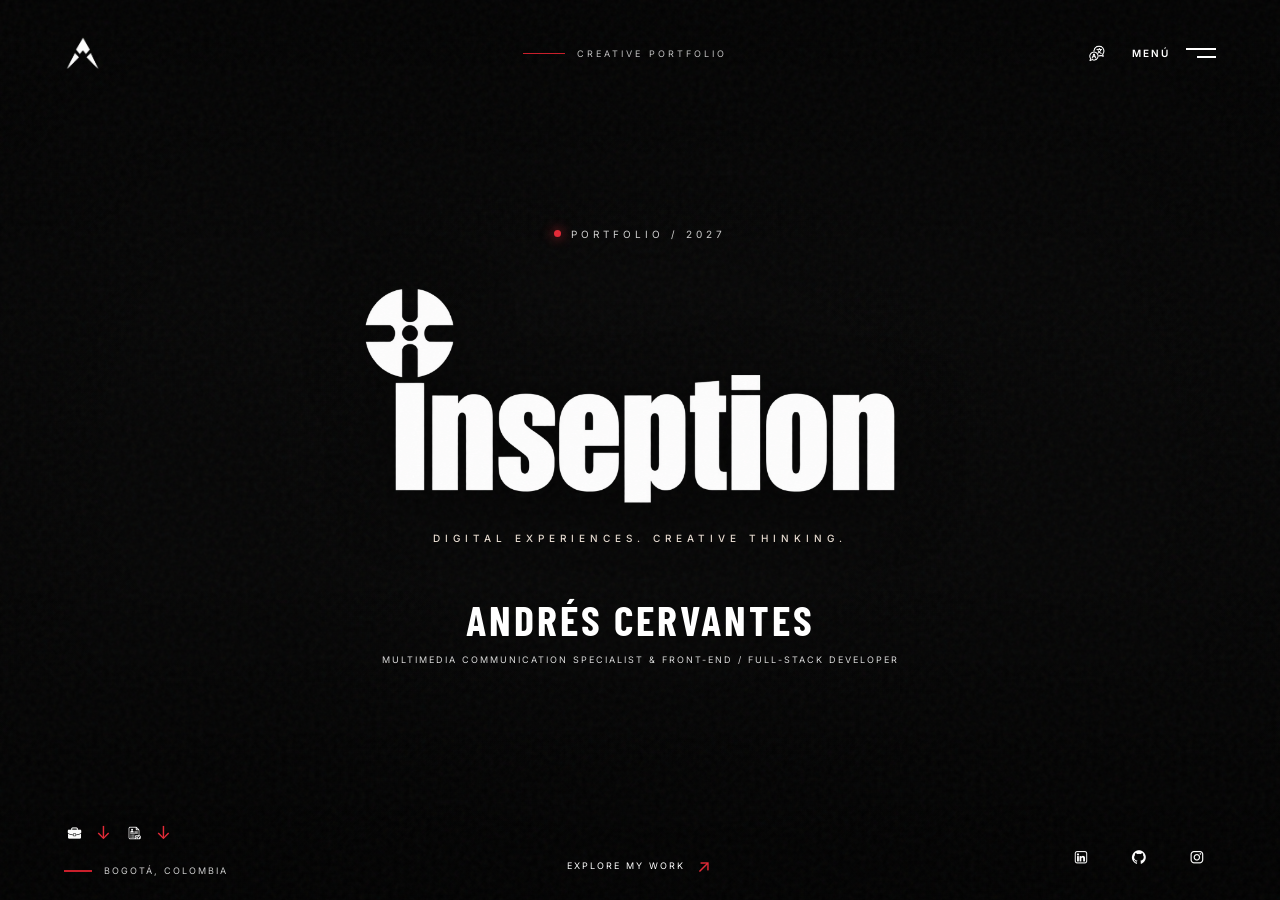
<file: index.html>
<!DOCTYPE html>
<html lang="es">
<head>
  <meta charset="UTF-8">
  <meta name="viewport" content="width=device-width, initial-scale=1.0">
  <meta name="theme-color" content="#080808">
  <meta name="description" content="Andrés Cervantes — Multimedia Communication Specialist & Front-End / Full-Stack Developer. Portafolio INSEPTION.">

  <title>INSEPTION® — Andrés Cervantes</title>

  <link rel="preconnect" href="https://fonts.googleapis.com">
  <link rel="preconnect" href="https://fonts.gstatic.com" crossorigin>
  <link href="https://fonts.googleapis.com/css2?family=Barlow+Condensed:wght@500;600;700;800;900&family=Inter:wght@400;500;600;700&display=swap" rel="stylesheet">

  <!-- Stylesheets -->
  <link rel="stylesheet" href="css/global.css">
  <link rel="stylesheet" href="css/home.css">
  <link rel="stylesheet" href="css/language-selector.css">

  <!-- JavaScript -->
  <script src="js/navigation.js" defer></script>
  <script src="js/animations.js" defer></script>
  <script src="js/main.js" defer></script>
  <script src="js/language-selector.js" defer></script>
</head>

<body class="home-page">

  <main class="hero">

    <!-- Video cinematográfico -->
    <div class="hero__media">
      <video
        class="hero__video"
        autoplay
        muted
        loop
        playsinline
        preload="auto"
        aria-hidden="true"
      >
        <source
          src="assets/videos/Enemigo%20publico%20%23Zero.mp4"
          type="video/mp4"
        >
        Tu navegador no puede reproducir este video.
      </video>
    </div>

    <!-- Capas visuales -->
    <div class="hero__overlay"></div>
    <div class="hero__grain"></div>

    <!-- Navegación superior -->
    <header class="site-header">

      <a href="index.html" class="site-header__brand" aria-label="INSEPTION, inicio">
        <img
          src="assets/images/White%20Geometric%20A_M%20Emblem.png"
          alt="Emblema INSEPTION"
          class="site-header__logo"
        >
      </a>

      <div class="site-header__edition">
        <span class="site-header__line"></span>
        <span>CREATIVE PORTFOLIO</span>
      </div>

      <!-- Acciones del encabezado -->
      <div class="site-header__actions">

        <!-- Selector de idioma -->
        <div class="language-selector">

          <button
            class="language-selector__toggle"
            type="button"
            aria-label="Seleccionar idioma"
            aria-expanded="false"
            aria-controls="language-dropdown"
            title="Cambiar idioma"
          >
           <img
  src="assets/images/Lenguage%20icono.png"
  alt="Cambiar idioma"
  class="language-selector__icon"
>
          </button>

          <div
            class="language-selector__dropdown"
            id="language-dropdown"
            aria-label="Opciones de idioma"
          >

            <button
              class="language-selector__option"
              type="button"
              data-language="es"
              aria-pressed="true"
            >
              <span>🇨🇴 Español</span>
              <span class="language-selector__check" aria-hidden="true">✓</span>
            </button>

            <button
              class="language-selector__option"
              type="button"
              data-language="en"
              aria-pressed="false"
            >
              <span>🇬🇧 English</span>
              <span class="language-selector__check" aria-hidden="true">✓</span>
            </button>

          </div>

        </div>

        <!-- Botón de navegación -->
        <button
          class="menu-toggle"
          type="button"
          aria-label="Abrir menú"
          aria-expanded="false"
          aria-controls="main-navigation"
        >
          <span class="menu-toggle__text">MENÚ</span>
          <span class="menu-toggle__icon">
            <span></span>
            <span></span>
          </span>
        </button>

      </div>

    </header>

    <!-- Menú cinematográfico -->
    <nav class="navigation" id="main-navigation" aria-hidden="true">

      <div class="navigation__top">
        <span>INSEPTION / NAVEGACIÓN</span>
        <span>SELECCIONA UNA SECCIÓN</span>
      </div>

      <div class="navigation__links">

        <a href="index.html" class="navigation__link">
          <span class="navigation__number">01</span>
          <span class="navigation__name">INICIO</span>
          <span class="navigation__arrow">↗</span>
        </a>

        <a href="pages/sobre-mi.html" class="navigation__link">
          <span class="navigation__number">02</span>
          <span class="navigation__name">SOBRE MÍ</span>
          <span class="navigation__arrow">↗</span>
        </a>

        <a href="pages/habilidades.html" class="navigation__link">
          <span class="navigation__number">03</span>
          <span class="navigation__name">HABILIDADES</span>
          <span class="navigation__arrow">↗</span>
        </a>

        <a href="pages/proyectos.html" class="navigation__link">
          <span class="navigation__number">04</span>
          <span class="navigation__name">PROYECTOS</span>
          <span class="navigation__arrow">↗</span>
        </a>

        <a href="pages/experiencia.html" class="navigation__link">
          <span class="navigation__number">05</span>
          <span class="navigation__name">EXPERIENCIA</span>
          <span class="navigation__arrow">↗</span>
        </a>

        <a href="pages/servicios.html" class="navigation__link">
          <span class="navigation__number">06</span>
          <span class="navigation__name">SERVICIOS</span>
          <span class="navigation__arrow">↗</span>
        </a>

        <a href="pages/contacto.html" class="navigation__link">
          <span class="navigation__number">07</span>
          <span class="navigation__name">CONTACTO</span>
          <span class="navigation__arrow">↗</span>
        </a>

      </div>

      <div class="navigation__footer">
        <span>ANDRÉS CERVANTES</span>
        <span>DESIGN · CODE · CREATE</span>
      </div>

    </nav>

    <!-- Contenido principal -->
    <section class="hero__content">

      <div class="hero__eyebrow">
        <span class="hero__status"></span>
        <span>PORTFOLIO / 2027</span>
      </div>

      <div class="hero__identity">

        <img
          src="assets/images/White%20Inseption%20Logo%20with%20Cross%20Emblem.png"
          alt="INSEPTION"
          class="hero__logo"
        >

        <p class="hero__subtitle">
          DIGITAL EXPERIENCES. CREATIVE THINKING.
        </p>

      </div>

      <div class="hero__description">
        <p>ANDRÉS CERVANTES</p>

        <span>
          MULTIMEDIA COMMUNICATION SPECIALIST & FRONT-END / FULL-STACK DEVELOPER
        </span>
      </div>

    </section>

    <!-- Footer -->
    <footer class="hero__footer">

      <!-- Izquierda: descargas y ubicación -->
      <div class="hero__footer-left">

        <div class="hero__downloads">

          <!-- DESCARGAR PORTAFOLIO -->
          <a
            href="assets/documents/Portafolio%20Andres.pdf"
            class="hero__download"
            download="Andres-Cervantes-Portfolio.pdf"
            aria-label="Descargar portafolio PDF"
            title="Descargar portafolio"
          >
            <img
              src="assets/images/White%20Briefcase%20Portfolio%20Icon.png"
              alt=""
              class="hero__download-icon"
            >
            <span class="hero__download-arrow" aria-hidden="true">↓</span>
          </a>

          <!-- DESCARGAR CV -->
          <a
            href="assets/documents/CV%20Andres%20SPN.pdf"
            class="hero__download"
            download="Andres-Cervantes-CV.pdf"
            aria-label="Descargar curriculum vitae PDF"
            title="Descargar CV"
          >
            <img
              src="assets/images/White%20CV%20Profile%20Document%20Icon.png"
              alt=""
              class="hero__download-icon"
            >
            <span class="hero__download-arrow" aria-hidden="true">↓</span>
          </a>

        </div>

        <div class="hero__location">
          <span class="hero__footer-line"></span>
          <span>BOGOTÁ, COLOMBIA</span>
        </div>

      </div>

      <!-- Centro: proyectos -->
      <a href="pages/proyectos.html" class="hero__explore">
        <span>EXPLORE MY WORK</span>
        <span class="hero__explore-arrow">↗</span>
      </a>

      <!-- Derecha: redes sociales -->
      <div class="hero__socials" aria-label="Redes sociales">

        <a
          href="https://www.linkedin.com/in/andres-cervantes-6067321a5/"
          class="hero__social-link"
          target="_blank"
          rel="noopener noreferrer"
          aria-label="Visitar LinkedIn"
          title="LinkedIn"
        >
          <img
            src="assets/images/White%20LinkedIn%20Logo%20Icon.png"
            alt=""
            class="hero__social-icon"
          >
        </a>

        <a
          href="https://github.com/Andx23"
          class="hero__social-link"
          target="_blank"
          rel="noopener noreferrer"
          aria-label="Visitar GitHub"
          title="GitHub"
        >
          <img
            src="assets/images/White%20Octocat%20in%20Circular%20Emblem.png"
            alt=""
            class="hero__social-icon"
          >
        </a>

        <a
          href="https://www.instagram.com/andrew.cl23/"
          class="hero__social-link"
          target="_blank"
          rel="noopener noreferrer"
          aria-label="Visitar Instagram"
          title="Instagram"
        >
          <img
            src="assets/images/White%20Instagram%20Outline%20Icon.png"
            alt=""
            class="hero__social-icon"
          >
        </a>

      </div>

    </footer>

  </main>

</body>
</html>
</file>
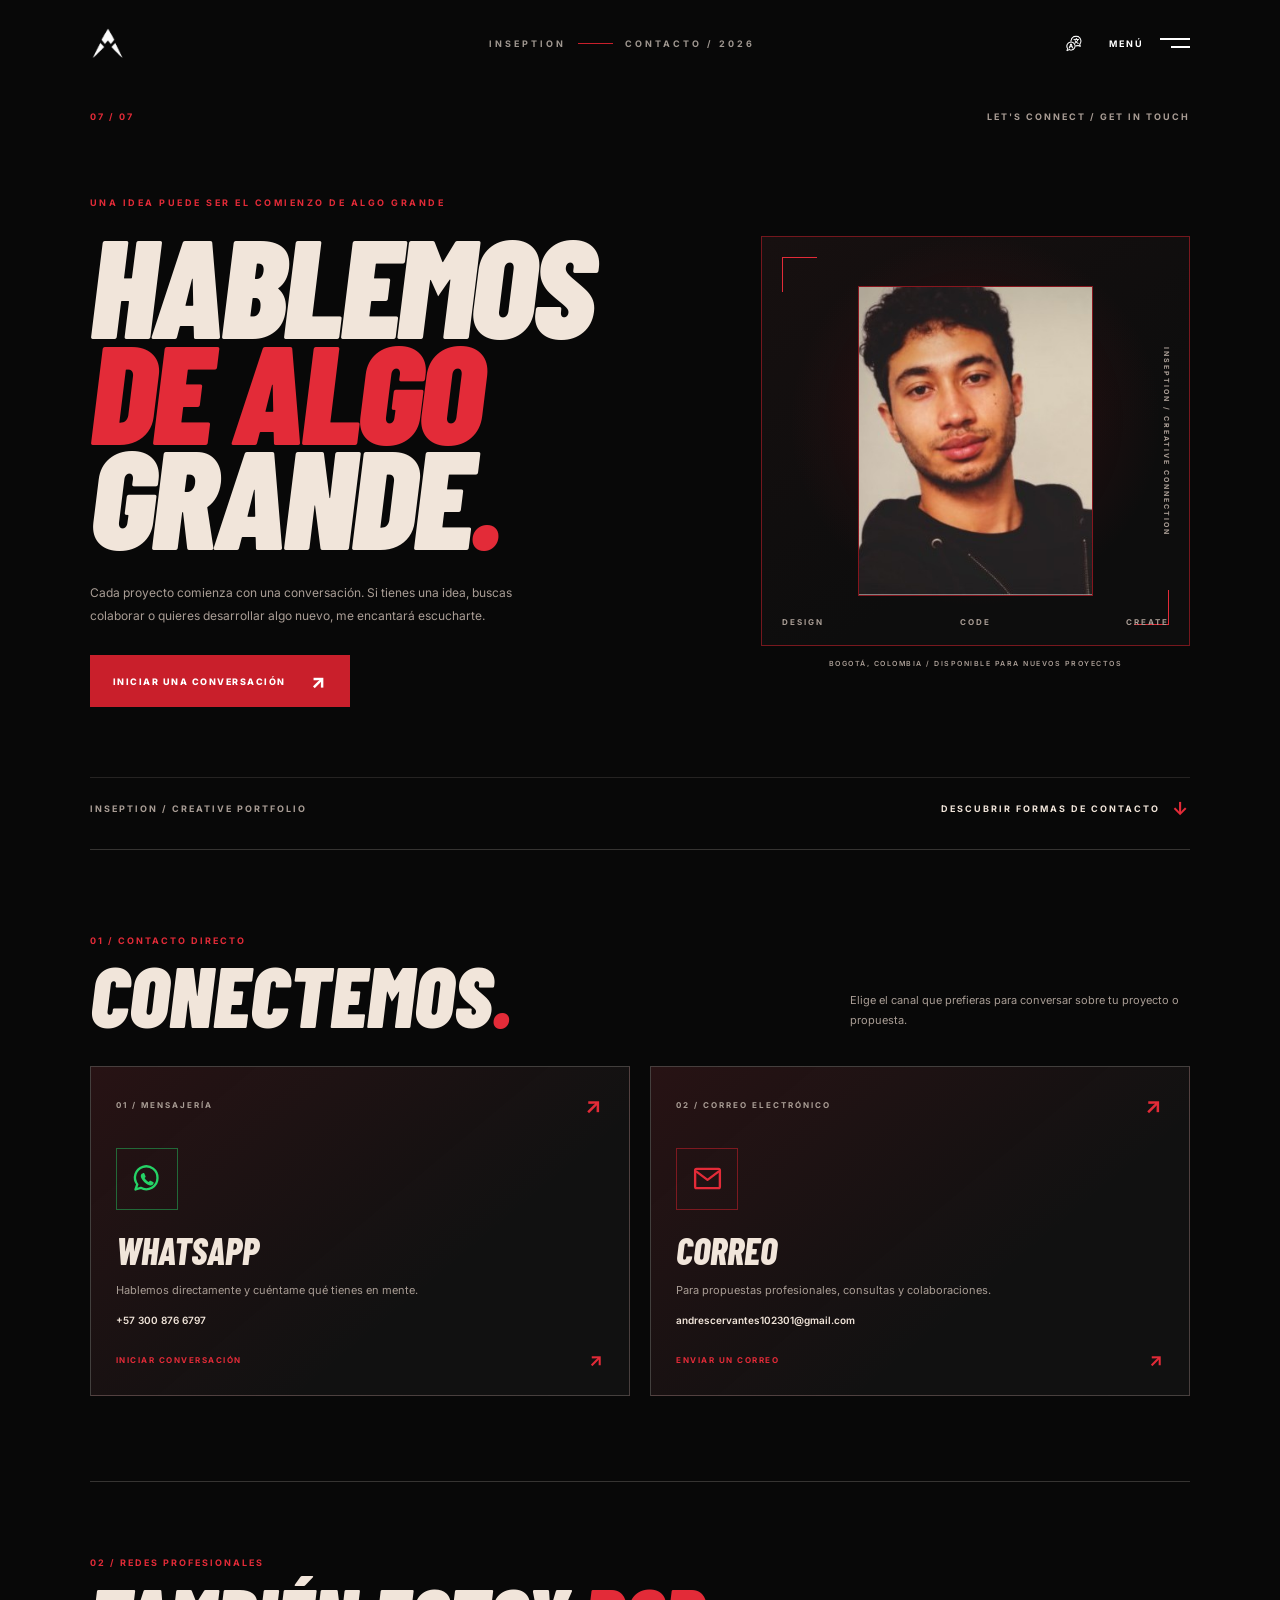
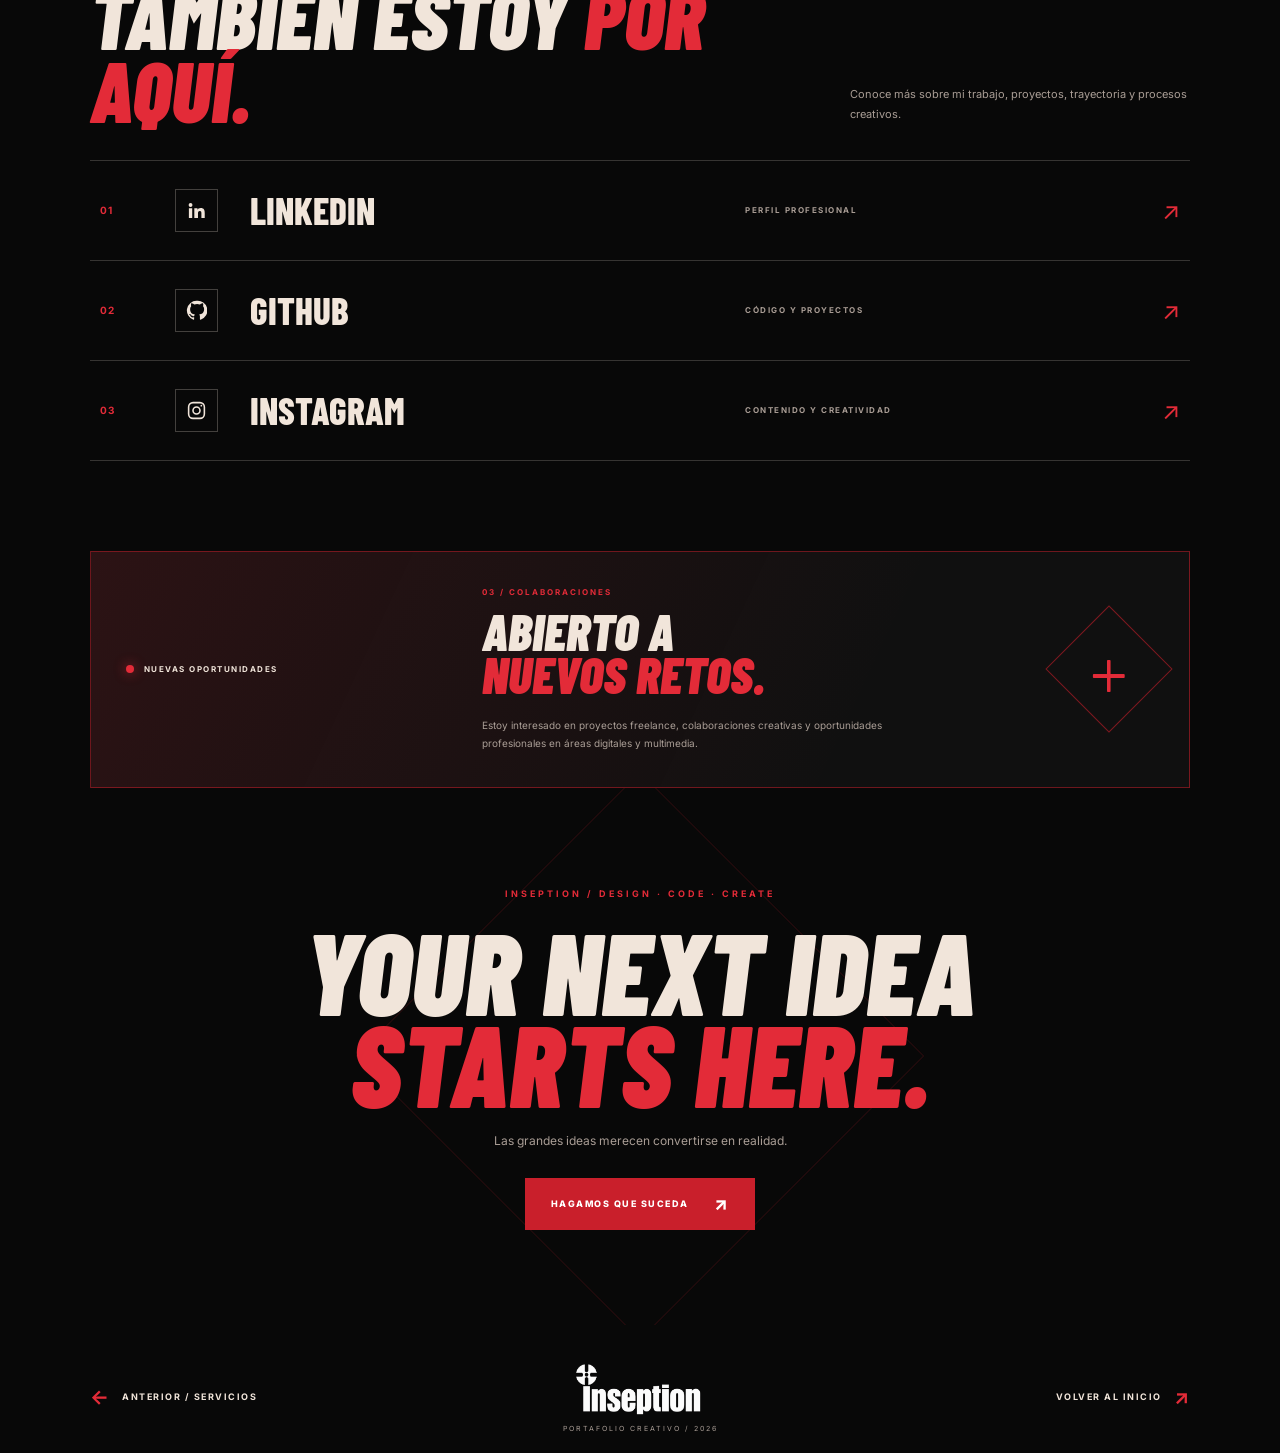
<file: pages/contacto.html>
<!DOCTYPE html>
<html lang="es">

<head>
  <meta charset="UTF-8">
  <meta name="viewport" content="width=device-width, initial-scale=1.0">

  <meta
    name="description"
    content="Ponte en contacto con Andrés Cervantes. Conectemos para desarrollar proyectos creativos y digitales."
  >

  <meta name="theme-color" content="#080808">

  <title>Contacto | INSEPTION</title>

  <!-- GOOGLE FONTS -->
  <link rel="preconnect" href="https://fonts.googleapis.com">
  <link rel="preconnect" href="https://fonts.gstatic.com" crossorigin>

  <link
    href="https://fonts.googleapis.com/css2?family=Barlow+Condensed:wght@400;500;600;700;800;900&family=Inter:wght@400;500;600;700;800&display=swap"
    rel="stylesheet"
  >

  <!-- STYLES -->
  <link rel="stylesheet" href="../css/global.css">
  <link rel="stylesheet" href="../css/contact.css">
  <link rel="stylesheet" href="../css/language-selector.css">
</head>

<body class="contact-page">

  <!-- HEADER -->
  <header class="contact-header">

    <a
      href="../index.html"
      class="contact-header__brand"
      aria-label="INSEPTION - Inicio"
    >
      <img
        src="../assets/images/White%20Geometric%20A_M%20Emblem.png"
        alt="Emblema INSEPTION"
      >
    </a>

    <div class="contact-header__edition">
      <span>INSEPTION</span>
      <span class="contact-header__line"></span>
      <span>CONTACTO / 2026</span>
    </div>

    <div class="contact-header__actions">

      <div class="language-selector">

        <button
          class="language-selector__toggle"
          type="button"
          aria-label="Seleccionar idioma"
          aria-expanded="false"
          aria-haspopup="true"
          title="Cambiar idioma"
        >
          <img
            src="../assets/images/Lenguage%20icono.png"
            alt=""
            class="language-selector__icon"
          >
        </button>

        <div class="language-selector__dropdown">

          <button
            class="language-selector__option"
            type="button"
            data-language="es"
            aria-pressed="true"
          >
            <span>Español 🇨🇴</span>
            <span class="language-selector__check">✓</span>
          </button>

          <button
            class="language-selector__option"
            type="button"
            data-language="en"
            aria-pressed="false"
          >
            <span>English 🇬🇧</span>
            <span class="language-selector__check">✓</span>
          </button>

        </div>

      </div>

      <button
        class="menu-toggle contact-menu-toggle"
        type="button"
        aria-label="Abrir menú"
        aria-expanded="false"
        aria-controls="main-navigation"
      >
        <span class="menu-toggle__text">MENU</span>

        <span class="menu-toggle__icon" aria-hidden="true">
          <span></span>
          <span></span>
        </span>
      </button>

    </div>

  </header>

  <!-- NAVIGATION -->
  <nav
    class="navigation"
    id="main-navigation"
    aria-hidden="true"
  >

    <div class="navigation__top">
      <span>INSEPTION / NAVEGACIÓN</span>
      <span>SELECCIONA UNA SECCIÓN</span>
    </div>

    <div class="navigation__links">

      <a href="../index.html" class="navigation__link">
        <span class="navigation__number">01</span>
        <span class="navigation__name">INICIO</span>
        <span class="navigation__arrow">↗</span>
      </a>

      <a href="sobre-mi.html" class="navigation__link">
        <span class="navigation__number">02</span>
        <span class="navigation__name">SOBRE MÍ</span>
        <span class="navigation__arrow">↗</span>
      </a>

      <a href="habilidades.html" class="navigation__link">
        <span class="navigation__number">03</span>
        <span class="navigation__name">HABILIDADES</span>
        <span class="navigation__arrow">↗</span>
      </a>

      <a href="proyectos.html" class="navigation__link">
        <span class="navigation__number">04</span>
        <span class="navigation__name">PROYECTOS</span>
        <span class="navigation__arrow">↗</span>
      </a>

      <a href="experiencia.html" class="navigation__link">
        <span class="navigation__number">05</span>
        <span class="navigation__name">EXPERIENCIA</span>
        <span class="navigation__arrow">↗</span>
      </a>

      <a href="servicios.html" class="navigation__link">
        <span class="navigation__number">06</span>
        <span class="navigation__name">SERVICIOS</span>
        <span class="navigation__arrow">↗</span>
      </a>

      <a href="contacto.html" class="navigation__link">
        <span class="navigation__number">07</span>
        <span class="navigation__name">CONTACTO</span>
        <span class="navigation__arrow">↗</span>
      </a>

    </div>

    <div class="navigation__footer">
      <span>BOGOTÁ, COLOMBIA</span>
      <span>INSEPTION © 2026</span>
    </div>

  </nav>

  <!-- MAIN -->
  <main class="contact-main">

    <!-- CONTACT HERO -->
    <section class="contact-hero">

      <div class="contact-hero__top">
        <span>07 / 07</span>
        <span>LET'S CONNECT / GET IN TOUCH</span>
      </div>

      <div class="contact-hero__layout">

        <!-- LEFT COLUMN -->
        <div class="contact-hero__intro">

          <span class="contact-hero__eyebrow">
            UNA IDEA PUEDE SER EL COMIENZO DE ALGO GRANDE
          </span>

          <h1>
            HABLEMOS
            <span>DE ALGO</span>
            <span>GRANDE<span class="contact-hero__period">.</span></span>
          </h1>

          <p class="contact-hero__description">
            Cada proyecto comienza con una conversación.
            Si tienes una idea, buscas colaborar o quieres
            desarrollar algo nuevo, me encantará escucharte.
          </p>

          <a
            href="#"
            class="contact-hero__button services-contact__button"
          >
            INICIAR UNA CONVERSACIÓN
            <span>↗</span>
          </a>

        </div>

        <!-- RIGHT COLUMN -->
        <div class="contact-hero__visual">

          <div class="contact-visual__frame">

            <span class="contact-visual__corner contact-visual__corner--top"></span>
            <span class="contact-visual__corner contact-visual__corner--bottom"></span>

            <img
              src="../assets/images/Photo%202.jpg"
              alt="Retrato de Andrés Cervantes"
              class="contact-visual__photo"
            >

            <div class="contact-visual__vertical">
              INSEPTION / CREATIVE CONNECTION
            </div>

            <div class="contact-visual__bottom">
              <span>DESIGN</span>
              <span>CODE</span>
              <span>CREATE</span>
            </div>

          </div>

          <span class="contact-hero__visual-caption">
            BOGOTÁ, COLOMBIA / DISPONIBLE PARA NUEVOS PROYECTOS
          </span>

        </div>

      </div>

      <div class="contact-hero__bottom">
        <span>INSEPTION / CREATIVE PORTFOLIO</span>

        <a href="#contact-channels">
          DESCUBRIR FORMAS DE CONTACTO <span>↓</span>
        </a>
      </div>

    </section>

    <!-- CONTACT CHANNELS -->
    <section
      class="contact-channels"
      id="contact-channels"
      aria-labelledby="contact-channels-title"
    >

      <div class="contact-section-heading">

        <div>
          <span>01 / CONTACTO DIRECTO</span>

          <h2 id="contact-channels-title">
            CONECTEMOS<span>.</span>
          </h2>
        </div>

        <p>
          Elige el canal que prefieras para conversar
          sobre tu proyecto o propuesta.
        </p>

      </div>

      <div class="contact-channel-grid">

        <!-- WHATSAPP -->
        <a
          href="#"
          class="contact-channel contact-channel--whatsapp services-contact__button"
        >

          <div class="contact-channel__top">
            <span>01 / MENSAJERÍA</span>
            <span class="contact-channel__arrow">↗</span>
          </div>

          <div class="contact-channel__icon contact-channel__icon--whatsapp">

            <svg
              viewBox="0 0 24 24"
              fill="none"
              xmlns="http://www.w3.org/2000/svg"
              aria-hidden="true"
            >
              <path
                d="M20 11.7A8.2 8.2 0 0 1 7.8 18.8L4 20l1.3-3.7A8.2 8.2 0 1 1 20 11.7Z"
                stroke="currentColor"
                stroke-width="1.7"
                stroke-linejoin="round"
              />

              <path
                d="M9 8.5c.3-.5.6-.5.9-.5.2 0 .4 0 .6.5l.8 1.8c.1.3.1.5-.1.7l-.6.7c.7 1.3 1.7 2.3 3 2.9l.7-.8c.2-.2.4-.3.7-.1l1.7.8c.4.2.5.3.5.6 0 .3-.2 1-.7 1.4-.5.5-1.2.7-2 .5-1.1-.2-2.5-.9-4-2.3-1.5-1.4-2.3-2.9-2.6-4-.2-.8.1-1.6.6-2.2Z"
                fill="currentColor"
              />
            </svg>

          </div>

          <h3>WHATSAPP</h3>

          <p>
            Hablemos directamente y cuéntame
            qué tienes en mente.
          </p>

          <span class="contact-channel__detail">
            +57 300 876 6797
          </span>

          <span class="contact-channel__footer">
            INICIAR CONVERSACIÓN <span>↗</span>
          </span>

        </a>

        <!-- EMAIL -->
        <a
          href="mailto:andrescervantes102301@gmail.com"
          class="contact-channel contact-channel--email"
        >

          <div class="contact-channel__top">
            <span>02 / CORREO ELECTRÓNICO</span>
            <span class="contact-channel__arrow">↗</span>
          </div>

          <div class="contact-channel__icon">

            <svg
              viewBox="0 0 24 24"
              fill="none"
              xmlns="http://www.w3.org/2000/svg"
              aria-hidden="true"
            >
              <rect
                x="3"
                y="5"
                width="18"
                height="14"
                rx="1"
                stroke="currentColor"
                stroke-width="1.7"
              />

              <path
                d="M4 7L12 13L20 7"
                stroke="currentColor"
                stroke-width="1.7"
                stroke-linecap="round"
                stroke-linejoin="round"
              />
            </svg>

          </div>

          <h3>CORREO</h3>

          <p>
            Para propuestas profesionales,
            consultas y colaboraciones.
          </p>

          <span class="contact-channel__detail">
            andrescervantes102301@gmail.com
          </span>

          <span class="contact-channel__footer">
            ENVIAR UN CORREO <span>↗</span>
          </span>

        </a>

      </div>

    </section>

    <!-- SOCIAL NETWORKS -->
    <section
      class="contact-social"
      id="social-networks"
      aria-labelledby="contact-social-title"
    >

      <div class="contact-section-heading">

        <div>
          <span>02 / REDES PROFESIONALES</span>

          <h2 id="contact-social-title">
            TAMBIÉN ESTOY <span>POR AQUÍ.</span>
          </h2>
        </div>

        <p>
          Conoce más sobre mi trabajo, proyectos,
          trayectoria y procesos creativos.
        </p>

      </div>

      <div class="contact-social__list">

        <!-- LINKEDIN -->
        <a
          href="https://www.linkedin.com/in/andres-cervantes-6067321a5/"
          class="social-link"
          target="_blank"
          rel="noopener noreferrer"
        >

          <span class="social-link__number">01</span>

          <span class="social-link__icon">
            <svg
              viewBox="0 0 24 24"
              fill="currentColor"
              aria-hidden="true"
            >
              <path d="M5.2 3.5a2.2 2.2 0 1 1 0 4.4 2.2 2.2 0 0 1 0-4.4ZM3.3 9.5h3.8v11H3.3v-11Zm6.2 0h3.6V11h.1c.5-.9 1.7-1.9 3.6-1.9 3.9 0 4.6 2.5 4.6 5.7v5.7h-3.8v-5c0-1.2 0-2.8-1.8-2.8s-2.1 1.3-2.1 2.7v5.1H9.5v-11Z"/>
            </svg>
          </span>

          <span class="social-link__name">LINKEDIN</span>

          <span class="social-link__description">
            PERFIL PROFESIONAL
          </span>

          <span class="social-link__arrow">↗</span>

        </a>

        <!-- GITHUB -->
        <a
          href="https://github.com/Andx23"
          class="social-link"
          target="_blank"
          rel="noopener noreferrer"
        >

          <span class="social-link__number">02</span>

          <span class="social-link__icon">
            <svg
              viewBox="0 0 24 24"
              fill="currentColor"
              aria-hidden="true"
            >
              <path d="M12 .9a11.1 11.1 0 0 0-3.5 21.6c.6.1.8-.3.8-.6v-2.1c-3.4.7-4.1-1.4-4.1-1.4-.5-1.3-1.2-1.6-1.2-1.6-1.1-.8.1-.8.1-.8 1.2.1 1.8 1.2 1.8 1.2 1.1 1.8 2.8 1.3 3.5 1 .1-.8.4-1.3.8-1.6-2.7-.3-5.5-1.4-5.5-6.2 0-1.4.5-2.5 1.2-3.4-.1-.3-.5-1.6.1-3.3 0 0 1-.3 3.5 1.3a12 12 0 0 1 6.4 0c2.5-1.6 3.5-1.3 3.5-1.3.6 1.7.2 3 .1 3.3.8.9 1.2 2 1.2 3.4 0 4.8-2.9 5.9-5.6 6.2.4.4.8 1.1.8 2.1v3.2c0 .3.2.7.8.6A11.1 11.1 0 0 0 12 .9Z"/>
            </svg>
          </span>

          <span class="social-link__name">GITHUB</span>

          <span class="social-link__description">
            CÓDIGO Y PROYECTOS
          </span>

          <span class="social-link__arrow">↗</span>

        </a>

        <!-- INSTAGRAM -->
        <a
          href="https://www.instagram.com/andrew.cl23/"
          class="social-link"
          target="_blank"
          rel="noopener noreferrer"
        >

          <span class="social-link__number">03</span>

          <span class="social-link__icon">
            <svg
              viewBox="0 0 24 24"
              fill="none"
              stroke="currentColor"
              stroke-width="1.8"
              aria-hidden="true"
            >
              <rect x="3" y="3" width="18" height="18" rx="5"/>
              <circle cx="12" cy="12" r="4"/>
              <circle cx="17.5" cy="6.5" r="1" fill="currentColor" stroke="none"/>
            </svg>
          </span>

          <span class="social-link__name">INSTAGRAM</span>

          <span class="social-link__description">
            CONTENIDO Y CREATIVIDAD
          </span>

          <span class="social-link__arrow">↗</span>

        </a>

      </div>

    </section>

    <!-- AVAILABILITY -->
    <section class="contact-availability">

      <div class="contact-availability__marker">
        <span></span>
        NUEVAS OPORTUNIDADES
      </div>

      <div class="contact-availability__content">

        <span>03 / COLABORACIONES</span>

        <h2>
          ABIERTO A
          <span>NUEVOS RETOS.</span>
        </h2>

        <p>
          Estoy interesado en proyectos freelance,
          colaboraciones creativas y oportunidades
          profesionales en áreas digitales y multimedia.
        </p>

      </div>

      <div class="contact-availability__symbol">
        <span>+</span>
      </div>

    </section>

    <!-- CLOSING -->
    <section class="contact-closing">

      <span class="contact-closing__eyebrow">
        INSEPTION / DESIGN · CODE · CREATE
      </span>

      <h2>
        YOUR NEXT IDEA
        <span>STARTS HERE.</span>
      </h2>

      <p>
        Las grandes ideas merecen convertirse en realidad.
      </p>

      <a
        href="#"
        class="contact-closing__button services-contact__button"
      >
        HAGAMOS QUE SUCEDA <span>↗</span>
      </a>

    </section>

  </main>

  <!-- FOOTER -->
  <footer class="contact-footer">

    <a href="servicios.html" class="contact-footer__back">
      <span class="contact-footer__arrow">←</span>
      <span>ANTERIOR / SERVICIOS</span>
    </a>

    <div class="contact-footer__brand">

      <a href="../index.html" aria-label="Volver al inicio">
        <img
          src="../assets/images/White%20Inseption%20Logo%20with%20Cross%20Emblem.png"
          alt="INSEPTION"
          class="contact-footer__logo"
        >
      </a>

      <span>PORTAFOLIO CREATIVO / 2026</span>

    </div>

    <a href="../index.html" class="contact-footer__next">
      <span>VOLVER AL INICIO</span>
      <span class="contact-footer__arrow">↗</span>
    </a>

  </footer>

  <!-- SCRIPTS -->
  <script src="../js/navigation.js"></script>
  <script src="../js/animations.js"></script>
  <script src="../js/main.js"></script>
  <script src="../js/contact-modal.js"></script>
  <script src="../js/language-selector.js"></script>
  <script src="../js/contact-translations.js"></script>
</body>
</html>
</file>
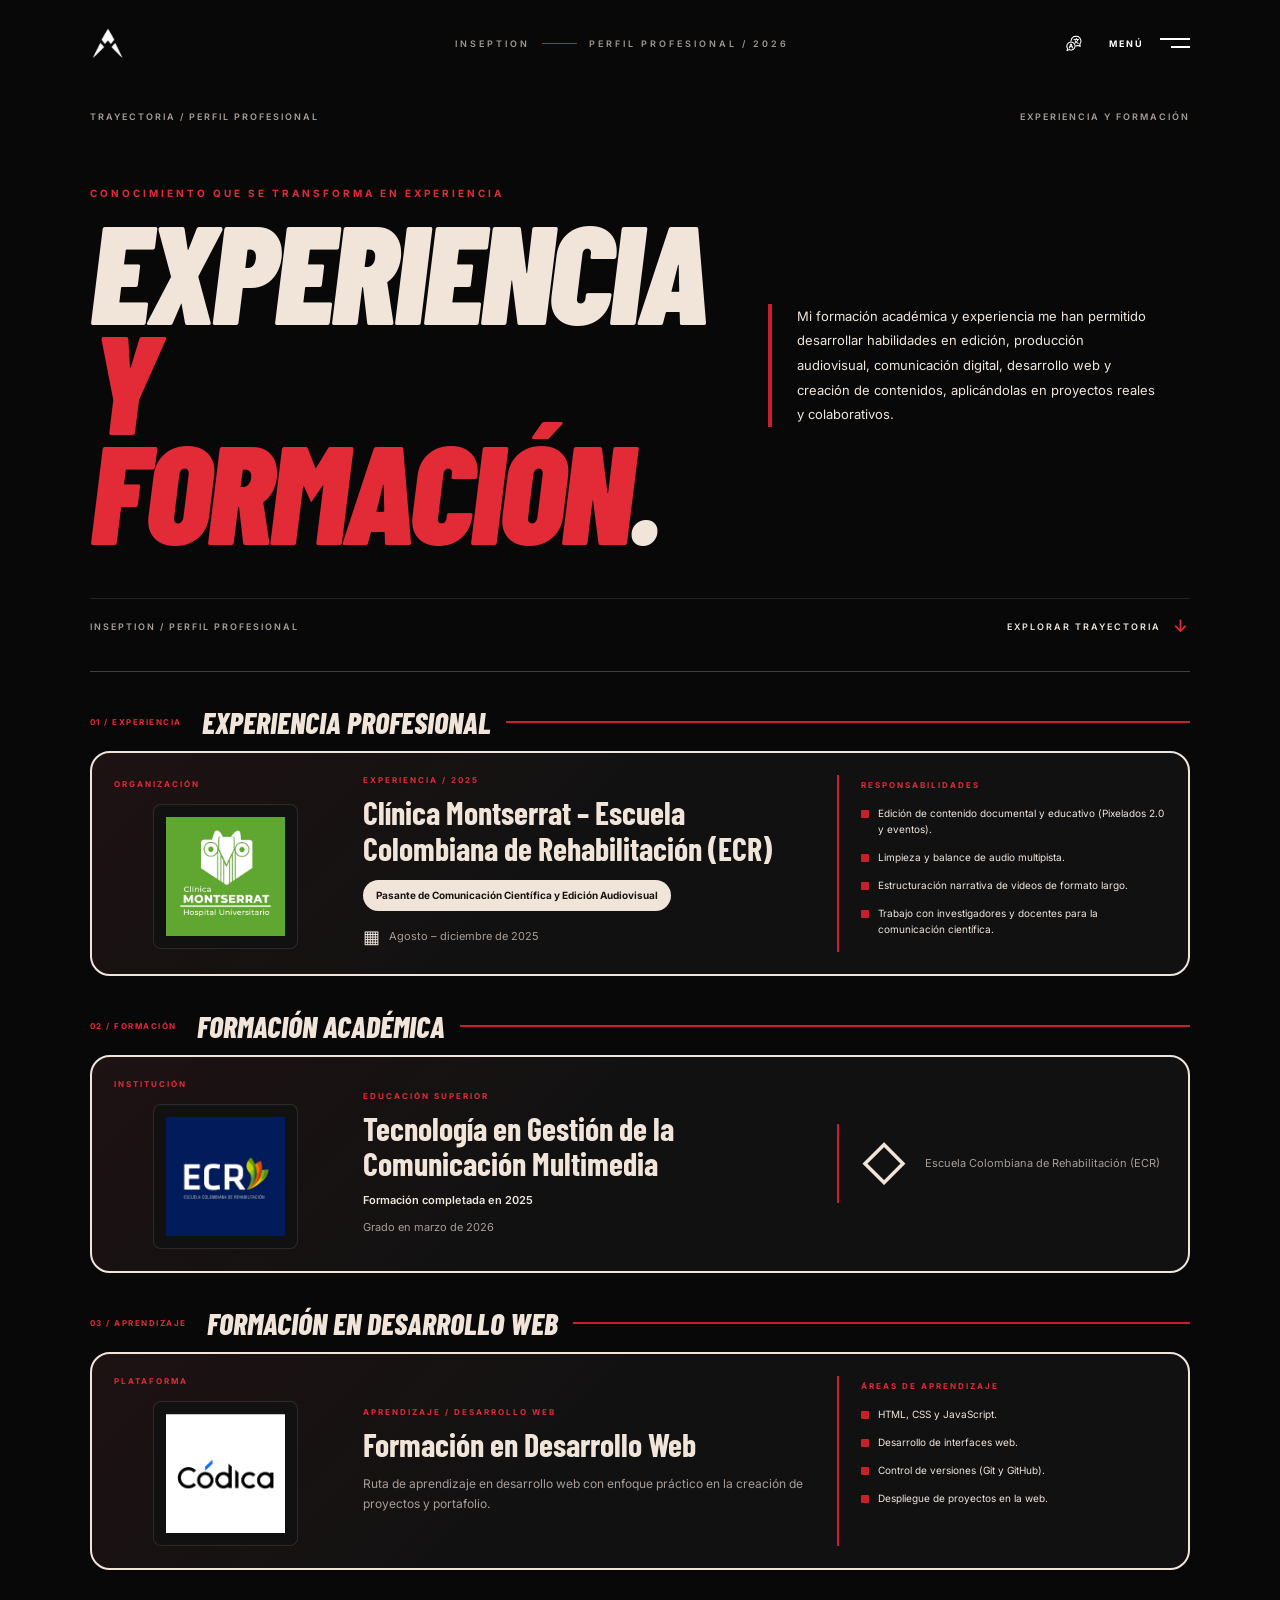
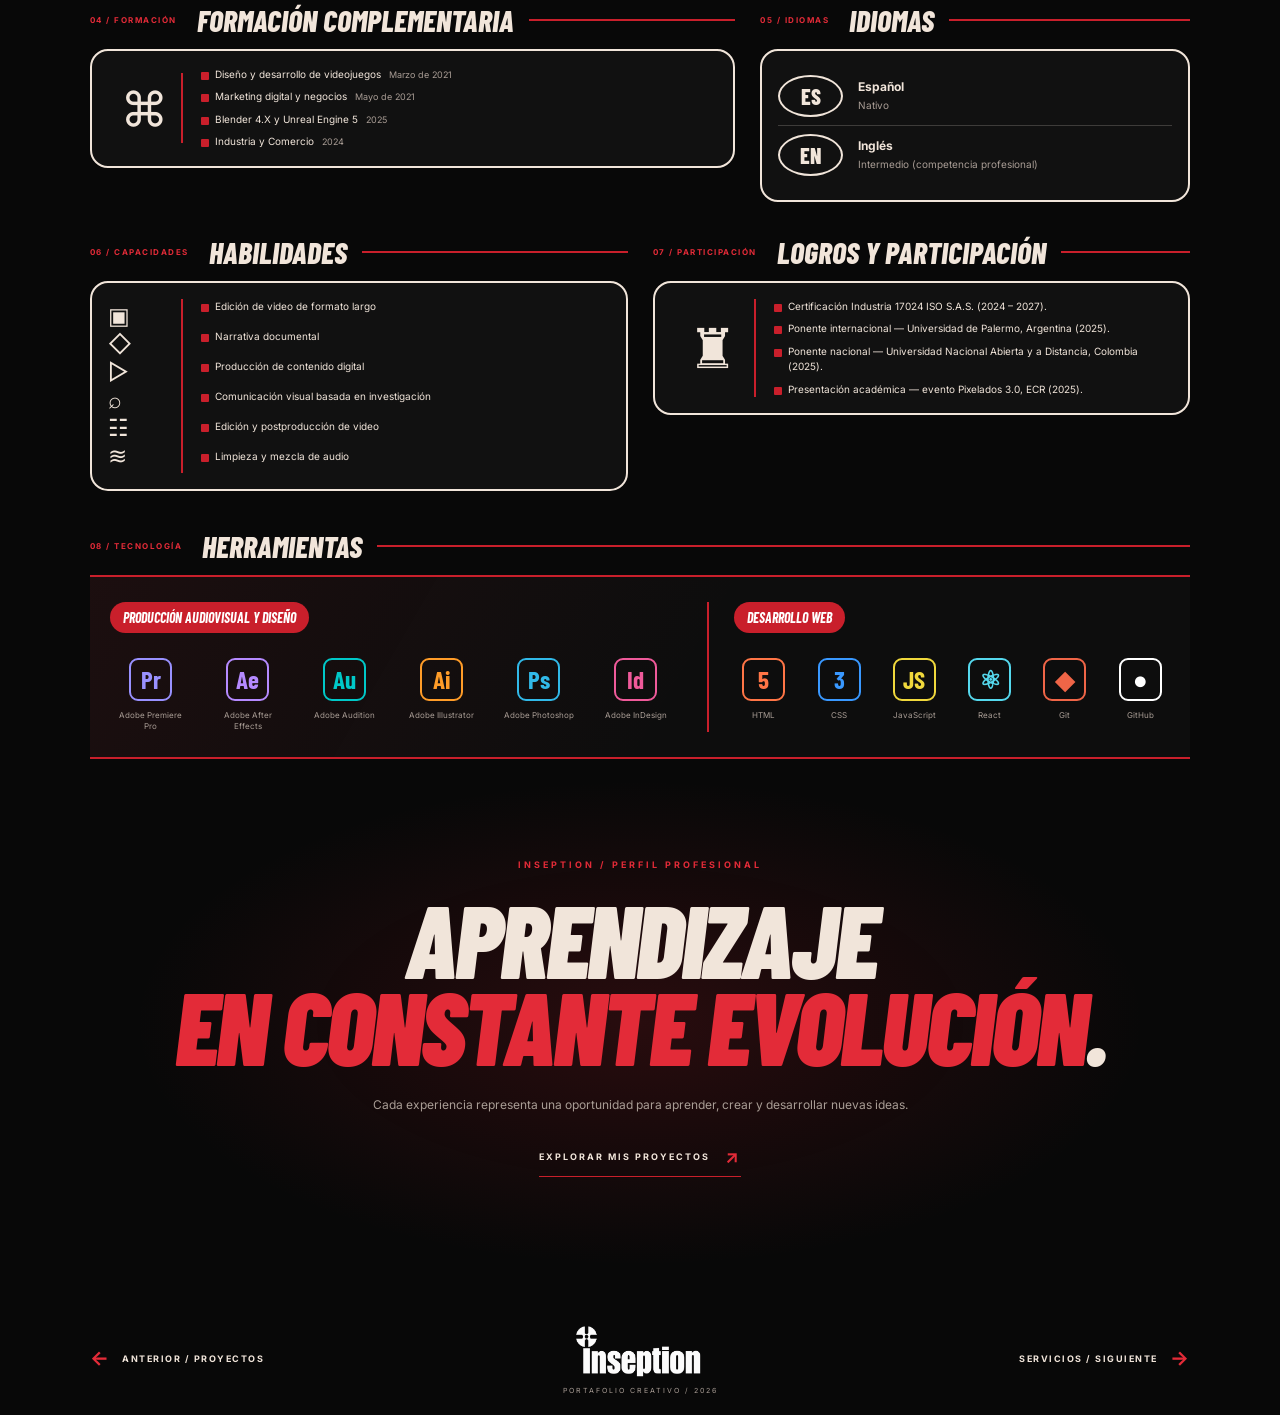
<file: pages/experiencia.html>
<!DOCTYPE html>
<html lang="es">

<head>
  <meta charset="UTF-8">
  <meta name="viewport" content="width=device-width, initial-scale=1.0">

  <meta
    name="description"
    content="Experiencia profesional, formación académica, habilidades y herramientas de INSEPTION."
  >

  <meta name="theme-color" content="#080808">

  <title>Experiencia y Formación | INSEPTION</title>

  <!-- GOOGLE FONTS -->
  <link rel="preconnect" href="https://fonts.googleapis.com">
  <link rel="preconnect" href="https://fonts.gstatic.com" crossorigin>

  <link
    href="https://fonts.googleapis.com/css2?family=Barlow+Condensed:wght@400;500;600;700;800;900&family=Inter:wght@400;500;600;700;800&display=swap"
    rel="stylesheet"
  >

  <!-- STYLES -->
  <link rel="stylesheet" href="../css/global.css">
  <link rel="stylesheet" href="../css/pages.css">
  <link rel="stylesheet" href="../css/experience.css">
  <link rel="stylesheet" href="../css/language-selector.css">
</head>

<body class="experience-page">

  <!-- HEADER -->
  <header class="experience-header">

    <a
      href="../index.html"
      class="experience-header__brand"
      aria-label="INSEPTION - Inicio"
    >
      <img
        src="../assets/images/White%20Geometric%20A_M%20Emblem.png"
        alt="Emblema INSEPTION"
        class="experience-header__logo"
      >
    </a>

    <div class="experience-header__edition">
      <span>INSEPTION</span>
      <span class="experience-header__line"></span>
      <span>PERFIL PROFESIONAL / 2026</span>
    </div>

    <div class="experience-header__actions">

      <!-- LANGUAGE SELECTOR -->
      <div class="language-selector">

        <button
          class="language-selector__toggle"
          type="button"
          aria-label="Seleccionar idioma"
          aria-expanded="false"
          aria-controls="language-dropdown"
          title="Cambiar idioma"
        >
          <img
            src="../assets/images/Lenguage%20icono.png"
            alt=""
            class="language-selector__icon"
          >
        </button>

        <div
          class="language-selector__dropdown"
          id="language-dropdown"
          aria-label="Seleccionar idioma"
        >
          <button
            class="language-selector__option"
            type="button"
            data-language="es"
            aria-pressed="true"
          >
            <span>🇨🇴 Español</span>
            <span class="language-selector__check">✓</span>
          </button>

          <button
            class="language-selector__option"
            type="button"
            data-language="en"
            aria-pressed="false"
          >
            <span>🇬🇧 English</span>
            <span class="language-selector__check">✓</span>
          </button>
        </div>

      </div>

      <!-- MENU BUTTON -->
      <button
        class="menu-toggle experience-menu-toggle"
        type="button"
        aria-label="Abrir menú"
        aria-expanded="false"
        aria-controls="main-navigation"
      >
        <span class="menu-toggle__text">MENÚ</span>

        <span class="menu-toggle__icon" aria-hidden="true">
          <span></span>
          <span></span>
        </span>
      </button>

    </div>

  </header>


  <!-- NAVIGATION -->
  <nav
    class="navigation"
    id="main-navigation"
    aria-hidden="true"
  >

    <div class="navigation__top">
      <span>INSEPTION / NAVEGACIÓN</span>
      <span>SELECCIONA UNA SECCIÓN</span>
    </div>

    <div class="navigation__links">

      <a href="../index.html" class="navigation__link">
        <span class="navigation__number">01</span>
        <span class="navigation__name">INICIO</span>
        <span class="navigation__arrow">↗</span>
      </a>

      <a href="sobre-mi.html" class="navigation__link">
        <span class="navigation__number">02</span>
        <span class="navigation__name">SOBRE MÍ</span>
        <span class="navigation__arrow">↗</span>
      </a>

      <a href="habilidades.html" class="navigation__link">
        <span class="navigation__number">03</span>
        <span class="navigation__name">HABILIDADES</span>
        <span class="navigation__arrow">↗</span>
      </a>

      <a href="proyectos.html" class="navigation__link">
        <span class="navigation__number">04</span>
        <span class="navigation__name">PROYECTOS</span>
        <span class="navigation__arrow">↗</span>
      </a>

      <a href="experiencia.html" class="navigation__link">
        <span class="navigation__number">05</span>
        <span class="navigation__name">EXPERIENCIA</span>
        <span class="navigation__arrow">↗</span>
      </a>

      <a href="servicios.html" class="navigation__link">
        <span class="navigation__number">06</span>
        <span class="navigation__name">SERVICIOS</span>
        <span class="navigation__arrow">↗</span>
      </a>

      <a href="contacto.html" class="navigation__link">
        <span class="navigation__number">07</span>
        <span class="navigation__name">CONTACTO</span>
        <span class="navigation__arrow">↗</span>
      </a>

    </div>

    <div class="navigation__footer">
      <span>BOGOTÁ, COLOMBIA</span>
      <span>INSEPTION © 2026</span>
    </div>

  </nav>


  <!-- MAIN CONTENT -->
  <main class="experience-main">

    <!-- INTRODUCTION -->
    <section class="experience-intro">

      <div class="experience-intro__top">
        <span>TRAYECTORIA / PERFIL PROFESIONAL</span>
        <span>EXPERIENCIA Y FORMACIÓN</span>
      </div>

      <div class="experience-intro__content">

        <div class="experience-intro__heading">
          <span class="experience-intro__eyebrow">
            CONOCIMIENTO QUE SE TRANSFORMA EN EXPERIENCIA
          </span>

          <h1>
            EXPERIENCIA
            <span>Y FORMACIÓN<span class="experience-intro__period">.</span></span>
          </h1>
        </div>

        <div class="experience-intro__description">
          <span class="experience-intro__marker"></span>

          <p>
            Mi formación académica y experiencia me han permitido
            desarrollar habilidades en edición, producción audiovisual,
            comunicación digital, desarrollo web y creación de contenidos,
            aplicándolas en proyectos reales y colaborativos.
          </p>
        </div>

      </div>

      <div class="experience-intro__bottom">
        <span>INSEPTION / PERFIL PROFESIONAL</span>
        <a href="#professional-experience" class="experience-scroll">
          EXPLORAR TRAYECTORIA <span>↓</span>
        </a>
      </div>

    </section>


    <!-- PROFESSIONAL EXPERIENCE -->
    <section
      class="experience-section"
      id="professional-experience"
      aria-labelledby="professional-title"
    >

      <div class="experience-section__heading">
        <span class="experience-section__number">01 / EXPERIENCIA</span>
        <h2 id="professional-title">EXPERIENCIA PROFESIONAL</h2>
      </div>

      <article class="experience-card experience-card--professional">

        <div class="experience-card__identity">
          <span class="experience-card__label">ORGANIZACIÓN</span>

          <div class="experience-card__logo experience-card__logo--clinic">
            <img
              src="../assets/images/Logo%20clinica%20Montserrat.jpg"
              alt="Logotipo de Clínica Montserrat"
              loading="lazy"
            >
          </div>
        </div>

        <div class="experience-card__information">

          <span class="experience-card__eyebrow">
            EXPERIENCIA / 2025
          </span>

          <h3>
            Clínica Montserrat – Escuela Colombiana de Rehabilitación (ECR)
          </h3>

          <span class="experience-card__role">
            Pasante de Comunicación Científica y Edición Audiovisual
          </span>

          <p class="experience-card__date">
            <span aria-hidden="true">▦</span>
            Agosto – diciembre de 2025
          </p>

        </div>

        <div class="experience-card__responsibilities">
          <span class="experience-card__label">RESPONSABILIDADES</span>

          <ul>
            <li>
              Edición de contenido documental y educativo
              (Pixelados 2.0 y eventos).
            </li>
            <li>
              Limpieza y balance de audio multipista.
            </li>
            <li>
              Estructuración narrativa de videos de formato largo.
            </li>
            <li>
              Trabajo con investigadores y docentes para la
              comunicación científica.
            </li>
          </ul>

        </div>

      </article>

    </section>


    <!-- ACADEMIC EDUCATION -->
    <section
      class="experience-section"
      id="academic-education"
      aria-labelledby="academic-title"
    >

      <div class="experience-section__heading">
        <span class="experience-section__number">02 / FORMACIÓN</span>
        <h2 id="academic-title">FORMACIÓN ACADÉMICA</h2>
      </div>

      <article class="experience-card experience-card--education">

        <div class="experience-card__identity">
          <span class="experience-card__label">INSTITUCIÓN</span>

          <div class="experience-card__logo experience-card__logo--ecr">
            <img
              src="../assets/images/Logo%20ECR.jpg"
              alt="Logotipo de la Escuela Colombiana de Rehabilitación"
              loading="lazy"
            >
          </div>
        </div>

        <div class="experience-card__information">

          <span class="experience-card__eyebrow">
            EDUCACIÓN SUPERIOR
          </span>

          <h3>
            Tecnología en Gestión de la Comunicación Multimedia
          </h3>

          <p class="experience-card__status">
            Formación completada en 2025
          </p>

          <p class="experience-card__date">
            Grado en marzo de 2026
          </p>

        </div>

        <div class="experience-card__institution">
          <span class="experience-card__icon" aria-hidden="true">◇</span>

          <p>
            Escuela Colombiana de Rehabilitación (ECR)
          </p>
        </div>

      </article>

    </section>


    <!-- WEB DEVELOPMENT EDUCATION -->
    <section
      class="experience-section"
      id="web-education"
      aria-labelledby="web-education-title"
    >

      <div class="experience-section__heading">
        <span class="experience-section__number">03 / APRENDIZAJE</span>
        <h2 id="web-education-title">FORMACIÓN EN DESARROLLO WEB</h2>
      </div>

      <article class="experience-card experience-card--web">

        <div class="experience-card__identity">
          <span class="experience-card__label">PLATAFORMA</span>

          <div class="experience-card__logo experience-card__logo--codica">
            <img
              src="../assets/images/Codica%20logo.png"
              alt="Logotipo de Codica"
              loading="lazy"
            >
          </div>
        </div>

        <div class="experience-card__information">

          <span class="experience-card__eyebrow">
            APRENDIZAJE / DESARROLLO WEB
          </span>

          <h3>Formación en Desarrollo Web</h3>

          <p>
            Ruta de aprendizaje en desarrollo web con enfoque práctico
            en la creación de proyectos y portafolio.
          </p>

        </div>

        <div class="experience-card__responsibilities">
          <span class="experience-card__label">ÁREAS DE APRENDIZAJE</span>

          <ul>
            <li>HTML, CSS y JavaScript.</li>
            <li>Desarrollo de interfaces web.</li>
            <li>Control de versiones (Git y GitHub).</li>
            <li>Despliegue de proyectos en la web.</li>
          </ul>

        </div>

      </article>

    </section>


    <!-- ADDITIONAL EDUCATION AND LANGUAGES -->
    <div class="experience-grid">

      <!-- ADDITIONAL EDUCATION -->
      <section
        class="experience-section experience-section--additional"
        id="additional-education"
        aria-labelledby="additional-title"
      >

        <div class="experience-section__heading">
          <span class="experience-section__number">04 / FORMACIÓN</span>
          <h2 id="additional-title">FORMACIÓN COMPLEMENTARIA</h2>
        </div>

        <article class="experience-panel">

          <span class="experience-panel__icon" aria-hidden="true">⌘</span>

          <ul class="experience-list">
            <li>
              <span>Diseño y desarrollo de videojuegos</span>
              <time>Marzo de 2021</time>
            </li>

            <li>
              <span>Marketing digital y negocios</span>
              <time>Mayo de 2021</time>
            </li>

            <li>
              <span>Blender 4.X y Unreal Engine 5</span>
              <time>2025</time>
            </li>

            <li>
              <span>Industria y Comercio</span>
              <time>2024</time>
            </li>
          </ul>

        </article>

      </section>


      <!-- LANGUAGES -->
      <section
        class="experience-section experience-section--languages"
        id="languages"
        aria-labelledby="languages-title"
      >

        <div class="experience-section__heading">
          <span class="experience-section__number">05 / IDIOMAS</span>
          <h2 id="languages-title">IDIOMAS</h2>
        </div>

        <article class="experience-panel experience-panel--languages">

          <div class="language-item">
            <span class="language-item__symbol">ES</span>

            <div>
              <h3>Español</h3>
              <p>Nativo</p>
            </div>
          </div>

          <div class="language-item">
            <span class="language-item__symbol">EN</span>

            <div>
              <h3>Inglés</h3>
              <p>Intermedio (competencia profesional)</p>
            </div>
          </div>

        </article>

      </section>

    </div>


    <!-- SKILLS AND ACHIEVEMENTS -->
    <div class="experience-grid experience-grid--wide">

      <!-- SKILLS -->
      <section
        class="experience-section experience-section--skills"
        id="professional-skills"
        aria-labelledby="skills-title"
      >

        <div class="experience-section__heading">
          <span class="experience-section__number">06 / CAPACIDADES</span>
          <h2 id="skills-title">HABILIDADES</h2>
        </div>

        <article class="experience-panel experience-panel--skills">

          <div class="experience-panel__icon-list" aria-hidden="true">
            <span>▣</span>
            <span>◇</span>
            <span>▷</span>
            <span>⌕</span>
            <span>☷</span>
            <span>≋</span>
          </div>

          <ul class="experience-list">
            <li>Edición de video de formato largo</li>
            <li>Narrativa documental</li>
            <li>Producción de contenido digital</li>
            <li>Comunicación visual basada en investigación</li>
            <li>Edición y postproducción de video</li>
            <li>Limpieza y mezcla de audio</li>
          </ul>

        </article>

      </section>


      <!-- ACHIEVEMENTS -->
      <section
        class="experience-section experience-section--achievements"
        id="achievements"
        aria-labelledby="achievements-title"
      >

        <div class="experience-section__heading">
          <span class="experience-section__number">07 / PARTICIPACIÓN</span>
          <h2 id="achievements-title">LOGROS Y PARTICIPACIÓN</h2>
        </div>

        <article class="experience-panel experience-panel--achievements">

          <span class="experience-panel__trophy" aria-hidden="true">♜</span>

          <ul class="experience-list">
            <li>
              Certificación Industria 17024 ISO S.A.S.
              (2024 – 2027).
            </li>

            <li>
              Ponente internacional — Universidad de Palermo,
              Argentina (2025).
            </li>

            <li>
              Ponente nacional — Universidad Nacional Abierta y a
              Distancia, Colombia (2025).
            </li>

            <li>
              Presentación académica — evento Pixelados 3.0,
              ECR (2025).
            </li>
          </ul>

        </article>

      </section>

    </div>


    <!-- TOOLS -->
    <section
      class="experience-section experience-section--tools"
      id="professional-tools"
      aria-labelledby="tools-title"
    >

      <div class="experience-section__heading">
        <span class="experience-section__number">08 / TECNOLOGÍA</span>
        <h2 id="tools-title">HERRAMIENTAS</h2>
      </div>

      <div class="tools-container">

        <!-- MULTIMEDIA TOOLS -->
        <div class="tools-group">

          <h3 class="tools-group__title">
            PRODUCCIÓN AUDIOVISUAL Y DISEÑO
          </h3>

          <div class="tools-list">

            <div class="tool-item">
              <span class="tool-item__icon tool-item__icon--premiere">Pr</span>
              <span>Adobe Premiere Pro</span>
            </div>

            <div class="tool-item">
              <span class="tool-item__icon tool-item__icon--after">Ae</span>
              <span>Adobe After Effects</span>
            </div>

            <div class="tool-item">
              <span class="tool-item__icon tool-item__icon--audition">Au</span>
              <span>Adobe Audition</span>
            </div>

            <div class="tool-item">
              <span class="tool-item__icon tool-item__icon--illustrator">Ai</span>
              <span>Adobe Illustrator</span>
            </div>

            <div class="tool-item">
              <span class="tool-item__icon tool-item__icon--photoshop">Ps</span>
              <span>Adobe Photoshop</span>
            </div>

            <div class="tool-item">
              <span class="tool-item__icon tool-item__icon--indesign">Id</span>
              <span>Adobe InDesign</span>
            </div>

          </div>

        </div>


        <!-- WEB DEVELOPMENT TOOLS -->
        <div class="tools-group">

          <h3 class="tools-group__title">
            DESARROLLO WEB
          </h3>

          <div class="tools-list">

            <div class="tool-item">
              <span class="tool-item__icon tool-item__icon--html">5</span>
              <span>HTML</span>
            </div>

            <div class="tool-item">
              <span class="tool-item__icon tool-item__icon--css">3</span>
              <span>CSS</span>
            </div>

            <div class="tool-item">
              <span class="tool-item__icon tool-item__icon--javascript">JS</span>
              <span>JavaScript</span>
            </div>

            <div class="tool-item">
              <span class="tool-item__icon tool-item__icon--react">⚛</span>
              <span>React</span>
            </div>

            <div class="tool-item">
              <span class="tool-item__icon tool-item__icon--git">◆</span>
              <span>Git</span>
            </div>

            <div class="tool-item">
              <span class="tool-item__icon tool-item__icon--github">●</span>
              <span>GitHub</span>
            </div>

          </div>

        </div>

      </div>

    </section>


    <!-- CLOSING -->
    <section class="experience-closing">

      <span class="experience-closing__eyebrow">
        INSEPTION / PERFIL PROFESIONAL
      </span>

      <h2>
        APRENDIZAJE
        <span>EN CONSTANTE EVOLUCIÓN<span>.</span></span>
      </h2>

      <p>
        Cada experiencia representa una oportunidad para aprender,
        crear y desarrollar nuevas ideas.
      </p>

      <a href="proyectos.html" class="experience-closing__link">
        EXPLORAR MIS PROYECTOS <span>↗</span>
      </a>

    </section>

  </main>


  <!-- FOOTER -->
  <footer class="experience-footer">

    <a href="proyectos.html" class="experience-footer__back">
      <span class="experience-footer__arrow">←</span>
      <span>ANTERIOR / PROYECTOS</span>
    </a>

    <div class="experience-footer__brand">

      <a href="../index.html" aria-label="Volver al inicio">
        <img
          src="../assets/images/White%20Inseption%20Logo%20with%20Cross%20Emblem.png"
          alt="INSEPTION"
          class="experience-footer__logo"
        >
      </a>

      <span>PORTAFOLIO CREATIVO / 2026</span>

    </div>

    <a href="servicios.html" class="experience-footer__next">
      <span>SERVICIOS / SIGUIENTE</span>
      <span class="experience-footer__arrow">→</span>
    </a>

  </footer>


  <!-- SCRIPTS -->
  <script src="../js/navigation.js"></script>
  <script src="../js/animations.js"></script>
  <script src="../js/main.js"></script>
  <script src="../js/language-selector.js"></script>

</body>
</html>
</file>
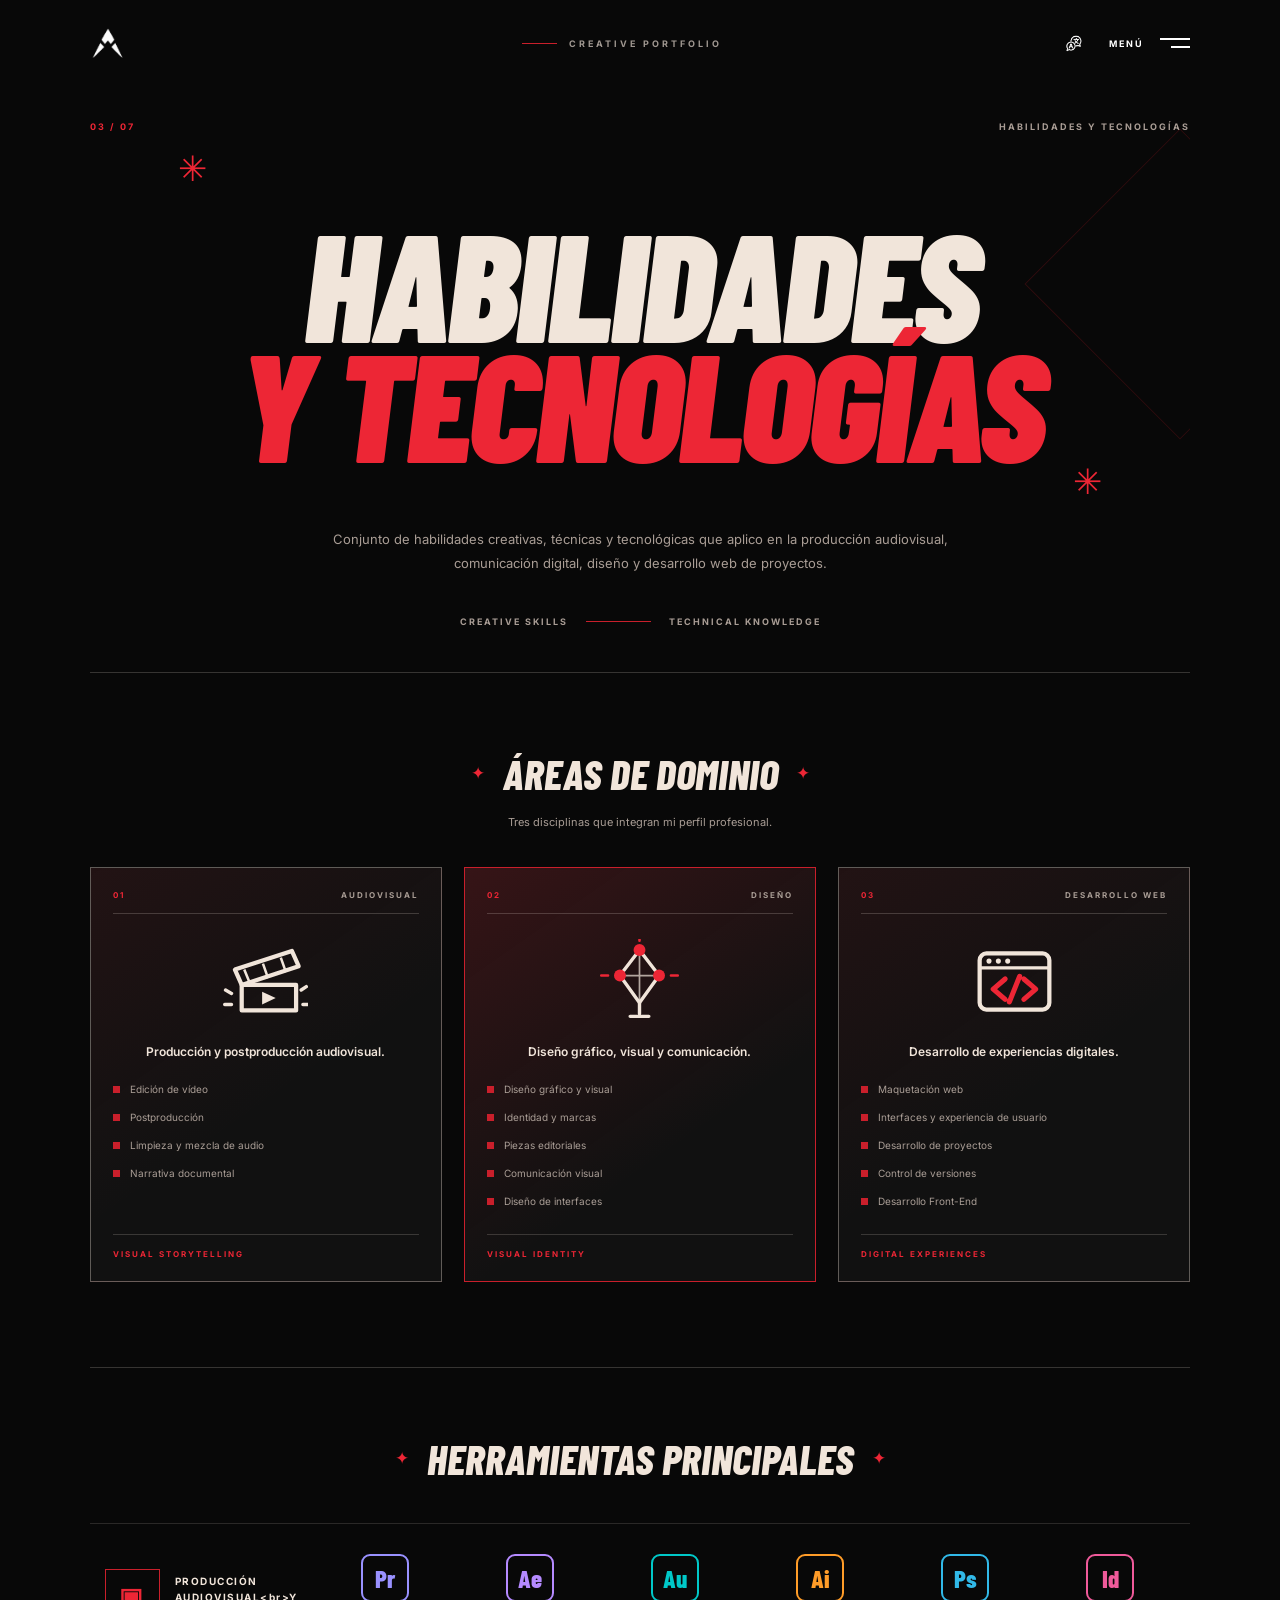
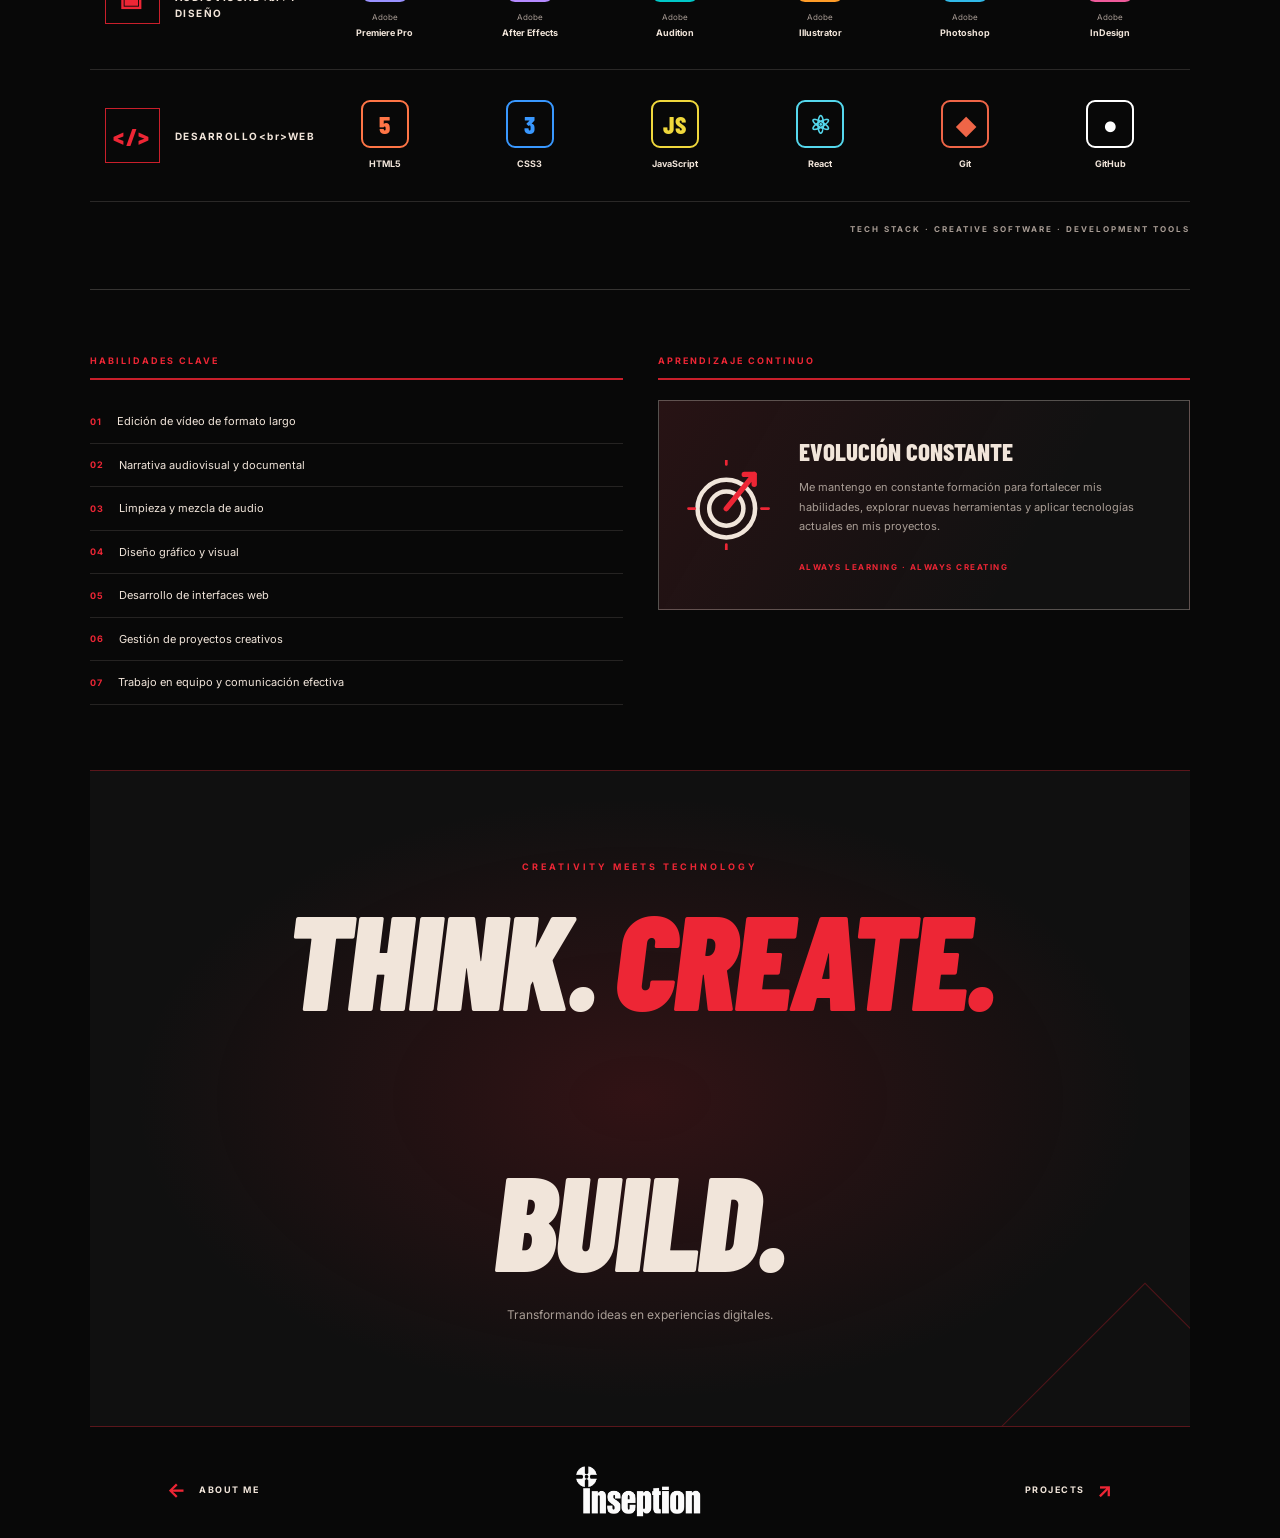
<file: pages/habilidades.html>
<!DOCTYPE html>
<html lang="es">

<head>
  <meta charset="UTF-8">
  <meta name="viewport" content="width=device-width, initial-scale=1.0">
  <meta name="theme-color" content="#f8ead7">

  <meta
    name="description"
    content="Habilidades y tecnologías de Andrés Cervantes: producción audiovisual, diseño y desarrollo web."
  >

  <title>Expertise — Andrés Cervantes | INSEPTION</title>

  <!-- Google Fonts -->
  <link rel="preconnect" href="https://fonts.googleapis.com">
  <link rel="preconnect" href="https://fonts.gstatic.com" crossorigin>

  <link
    href="https://fonts.googleapis.com/css2?family=Barlow+Condensed:ital,wght@0,500;0,600;0,700;0,800;0,900;1,600;1,700;1,800&family=Inter:wght@400;500;600;700;800&display=swap"
    rel="stylesheet"
  >

  <!-- Stylesheets -->
  <link rel="stylesheet" href="../css/global.css">
  <link rel="stylesheet" href="../css/expertise.css">
  <link rel="stylesheet" href="../css/language-selector.css">

  <!-- JavaScript -->
  <script src="../js/navigation.js" defer></script>
  <script src="../js/animations.js" defer></script>
  <script src="../js/main.js" defer></script>
  <script src="../js/language-selector.js" defer></script>
</head>

<body class="expertise-page">

  <!-- HEADER -->

  <header class="expertise-header">

    <a
      href="../index.html"
      class="expertise-header__brand"
      aria-label="Volver al inicio de INSEPTION"
    >
      <img
        src="../assets/images/White%20Geometric%20A_M%20Emblem.png"
        alt="INSEPTION"
      >
    </a>

    <div class="expertise-header__edition">
      <span></span>
      CREATIVE PORTFOLIO
    </div>

    <div class="expertise-header__actions">

      <!-- LANGUAGE SELECTOR -->

      <div class="language-selector">

        <button
          class="language-selector__toggle"
          type="button"
          aria-label="Seleccionar idioma"
          aria-expanded="false"
          aria-controls="language-dropdown"
          title="Cambiar idioma"
        >
          <img
            src="../assets/images/Lenguage%20icono.png"
            alt=""
            class="language-selector__icon"
          >
        </button>

        <div
          class="language-selector__dropdown"
          id="language-dropdown"
          aria-label="Seleccionar idioma"
        >

          <button
            class="language-selector__option"
            type="button"
            data-language="es"
            aria-pressed="true"
          >
            <span>🇨🇴 Español</span>
            <span class="language-selector__check">✓</span>
          </button>

          <button
            class="language-selector__option"
            type="button"
            data-language="en"
            aria-pressed="false"
          >
            <span>🇬🇧 English</span>
            <span class="language-selector__check">✓</span>
          </button>

        </div>

      </div>

      <!-- MENU BUTTON -->

      <button
        class="menu-toggle expertise-menu-toggle"
        type="button"
        aria-label="Abrir menú"
        aria-expanded="false"
        aria-controls="main-navigation"
      >
        <span class="menu-toggle__text">MENÚ</span>

        <span class="menu-toggle__icon">
          <span></span>
          <span></span>
        </span>
      </button>

    </div>

  </header>


  <!-- NAVIGATION -->

  <nav
    class="navigation"
    id="main-navigation"
    aria-hidden="true"
  >

    <div class="navigation__top">
      <span>INSEPTION / NAVEGACIÓN</span>
      <span>SELECCIONA UNA SECCIÓN</span>
    </div>

    <div class="navigation__links">

      <a href="../index.html" class="navigation__link">
        <span class="navigation__number">01</span>
        <span class="navigation__name">INICIO</span>
        <span class="navigation__arrow">↗</span>
      </a>

      <a href="sobre-mi.html" class="navigation__link">
        <span class="navigation__number">02</span>
        <span class="navigation__name">SOBRE MÍ</span>
        <span class="navigation__arrow">↗</span>
      </a>

      <a href="habilidades.html" class="navigation__link">
        <span class="navigation__number">03</span>
        <span class="navigation__name">HABILIDADES</span>
        <span class="navigation__arrow">↗</span>
      </a>

      <a href="proyectos.html" class="navigation__link">
        <span class="navigation__number">04</span>
        <span class="navigation__name">PROYECTOS</span>
        <span class="navigation__arrow">↗</span>
      </a>

      <a href="experiencia.html" class="navigation__link">
        <span class="navigation__number">05</span>
        <span class="navigation__name">EXPERIENCIA</span>
        <span class="navigation__arrow">↗</span>
      </a>

      <a href="servicios.html" class="navigation__link">
        <span class="navigation__number">06</span>
        <span class="navigation__name">SERVICIOS</span>
        <span class="navigation__arrow">↗</span>
      </a>

      <a href="contacto.html" class="navigation__link">
        <span class="navigation__number">07</span>
        <span class="navigation__name">CONTACTO</span>
        <span class="navigation__arrow">↗</span>
      </a>

    </div>

    <div class="navigation__footer">
      <span>ANDRÉS CERVANTES</span>
      <span>DESIGN · CODE · CREATE</span>
    </div>

  </nav>


  <!-- MAIN -->

  <main class="expertise-main">

    <!-- HERO -->

    <section class="expertise-hero">

      <div class="expertise-hero__top">
        <span>03 / 07</span>
        <span>SKILLS & TECHNOLOGIES</span>
      </div>

      <div class="expertise-title">

        <span class="expertise-title__spark expertise-title__spark--left">✳</span>

        <h1>
          HABILIDADES
          <span>Y TECNOLOGÍAS</span>
        </h1>

        <span class="expertise-title__spark expertise-title__spark--right">✳</span>

      </div>

      <p class="expertise-hero__description">
        Conjunto de habilidades creativas, técnicas y tecnológicas
        que aplico en la producción audiovisual, comunicación
        digital, diseño y desarrollo web de proyectos.
      </p>

      <div class="expertise-hero__bottom">
        <span>CREATIVE SKILLS</span>
        <span class="expertise-hero__line"></span>
        <span>TECHNICAL KNOWLEDGE</span>
      </div>

      <div class="expertise-decoration expertise-decoration--hero"></div>

    </section>


    <!-- AREAS OF EXPERTISE -->

    <section class="expertise-areas" id="areas">

      <div class="expertise-section-heading">

        <span class="expertise-section-heading__spark">✦</span>

        <h2>ÁREAS DE DOMINIO</h2>

        <span class="expertise-section-heading__spark">✦</span>

      </div>

      <p class="expertise-section-description">
        Tres disciplinas que integran mi perfil profesional.
      </p>


      <div class="expertise-area-grid">


        <!-- AUDIOVISUAL -->

        <article class="expertise-area-card">

          <div class="expertise-area-card__top">
            <span>01</span>
            <span>AUDIOVISUAL</span>
          </div>

          <div class="expertise-area-card__icon">

            <svg
              viewBox="0 0 100 100"
              fill="none"
              xmlns="http://www.w3.org/2000/svg"
              aria-hidden="true"
            >
              <path
                d="M14 36L81 14L89 32L22 54L14 36Z"
                stroke="currentColor"
                stroke-width="5"
                stroke-linejoin="round"
              />

              <path
                d="M22 54H86V84H22V54Z"
                stroke="currentColor"
                stroke-width="5"
                stroke-linejoin="round"
              />

              <path
                d="M46 62V77L62 69.5L46 62Z"
                fill="currentColor"
              />

              <path
                d="M25 36L32 53M47 29L53 46M68 22L74 39"
                stroke="currentColor"
                stroke-width="3"
              />

              <path
                d="M10 64L3 60M10 77H2M92 60L98 56M94 77H100"
                stroke="currentColor"
                stroke-width="4"
                stroke-linecap="round"
              />
            </svg>

          </div>

          <p class="expertise-area-card__description">
            Producción y postproducción audiovisual.
          </p>

          <ul class="expertise-area-card__list">

            <li>Edición de vídeo</li>
            <li>Postproducción</li>
            <li>Limpieza y mezcla de audio</li>
            <li>Narrativa documental</li>

          </ul>

          <span class="expertise-area-card__footer">
            VISUAL STORYTELLING
          </span>

        </article>


        <!-- DESIGN -->

        <article class="expertise-area-card expertise-area-card--featured">

          <div class="expertise-area-card__top">
            <span>02</span>
            <span>DISEÑO</span>
          </div>

          <div class="expertise-area-card__icon">

            <svg
              viewBox="0 0 100 100"
              fill="none"
              xmlns="http://www.w3.org/2000/svg"
              aria-hidden="true"
            >
              <path
                d="M50 13L73 43L50 75L27 43L50 13Z"
                stroke="currentColor"
                stroke-width="4"
                stroke-linejoin="round"
              />

              <path
                d="M50 13V75M27 43H73"
                stroke="currentColor"
                stroke-width="2"
                opacity="0.7"
              />

              <circle cx="50" cy="13" r="7" fill="#ed2635"/>
              <circle cx="27" cy="43" r="7" fill="#ed2635"/>
              <circle cx="73" cy="43" r="7" fill="#ed2635"/>

              <path
                d="M50 75V88M39 91H61"
                stroke="currentColor"
                stroke-width="4"
                stroke-linecap="round"
              />

              <path
                d="M50 2V-5M13 43H5M87 43H95"
                stroke="#ed2635"
                stroke-width="3"
                stroke-linecap="round"
              />
            </svg>

          </div>

          <p class="expertise-area-card__description">
            Diseño gráfico, visual y comunicación.
          </p>

          <ul class="expertise-area-card__list">

            <li>Diseño gráfico y visual</li>
            <li>Identidad y marcas</li>
            <li>Piezas editoriales</li>
            <li>Comunicación visual</li>
            <li>Diseño de interfaces</li>

          </ul>

          <span class="expertise-area-card__footer">
            VISUAL IDENTITY
          </span>

        </article>


        <!-- WEB DEVELOPMENT -->

        <article class="expertise-area-card">

          <div class="expertise-area-card__top">
            <span>03</span>
            <span>DESARROLLO WEB</span>
          </div>

          <div class="expertise-area-card__icon">

            <svg
              viewBox="0 0 100 100"
              fill="none"
              xmlns="http://www.w3.org/2000/svg"
              aria-hidden="true"
            >
              <rect
                x="9"
                y="17"
                width="82"
                height="66"
                rx="8"
                stroke="currentColor"
                stroke-width="5"
              />

              <path
                d="M10 34H90"
                stroke="currentColor"
                stroke-width="4"
              />

              <circle cx="20" cy="26" r="3" fill="currentColor"/>
              <circle cx="31" cy="26" r="3" fill="currentColor"/>
              <circle cx="42" cy="26" r="3" fill="currentColor"/>

              <path
                d="M39 47L25 59L39 71M61 47L75 59L61 71M56 44L44 74"
                stroke="#ed2635"
                stroke-width="6"
                stroke-linecap="round"
                stroke-linejoin="round"
              />
            </svg>

          </div>

          <p class="expertise-area-card__description">
            Desarrollo de experiencias digitales.
          </p>

          <ul class="expertise-area-card__list">

            <li>Maquetación web</li>
            <li>Interfaces y experiencia de usuario</li>
            <li>Desarrollo de proyectos</li>
            <li>Control de versiones</li>
            <li>Desarrollo Front-End</li>

          </ul>

          <span class="expertise-area-card__footer">
            DIGITAL EXPERIENCES
          </span>

        </article>

      </div>

    </section>


    <!-- MAIN TOOLS -->

    <section class="expertise-tools" id="herramientas">

      <div class="expertise-section-heading">

        <span class="expertise-section-heading__spark">✦</span>

        <h2>HERRAMIENTAS PRINCIPALES</h2>

        <span class="expertise-section-heading__spark">✦</span>

      </div>


      <!-- ADOBE TOOLS -->

      <div class="expertise-tool-group">

        <div class="expertise-tool-group__label">

          <span class="expertise-tool-group__icon">▣</span>

          <span>
            PRODUCCIÓN AUDIOVISUAL
            <br>
            Y DISEÑO
          </span>

        </div>

        <div class="expertise-tool-grid">

          <div class="expertise-tool">
            <span class="expertise-tool__icon expertise-tool__icon--pr">Pr</span>
            <span>Adobe</span>
            <strong>Premiere Pro</strong>
          </div>

          <div class="expertise-tool">
            <span class="expertise-tool__icon expertise-tool__icon--ae">Ae</span>
            <span>Adobe</span>
            <strong>After Effects</strong>
          </div>

          <div class="expertise-tool">
            <span class="expertise-tool__icon expertise-tool__icon--au">Au</span>
            <span>Adobe</span>
            <strong>Audition</strong>
          </div>

          <div class="expertise-tool">
            <span class="expertise-tool__icon expertise-tool__icon--ai">Ai</span>
            <span>Adobe</span>
            <strong>Illustrator</strong>
          </div>

          <div class="expertise-tool">
            <span class="expertise-tool__icon expertise-tool__icon--ps">Ps</span>
            <span>Adobe</span>
            <strong>Photoshop</strong>
          </div>

          <div class="expertise-tool">
            <span class="expertise-tool__icon expertise-tool__icon--id">Id</span>
            <span>Adobe</span>
            <strong>InDesign</strong>
          </div>

        </div>

      </div>


      <!-- WEB DEVELOPMENT TOOLS -->

      <div class="expertise-tool-group">

        <div class="expertise-tool-group__label">

          <span class="expertise-tool-group__icon expertise-tool-group__icon--code">
            &lt;/&gt;
          </span>

          <span>
            DESARROLLO
            <br>
            WEB
          </span>

        </div>

        <div class="expertise-tool-grid">

          <div class="expertise-tool">
            <span class="expertise-tool__icon expertise-tool__icon--html">5</span>
            <strong>HTML5</strong>
          </div>

          <div class="expertise-tool">
            <span class="expertise-tool__icon expertise-tool__icon--css">3</span>
            <strong>CSS3</strong>
          </div>

          <div class="expertise-tool">
            <span class="expertise-tool__icon expertise-tool__icon--js">JS</span>
            <strong>JavaScript</strong>
          </div>

          <div class="expertise-tool">
            <span class="expertise-tool__icon expertise-tool__icon--react">⚛</span>
            <strong>React</strong>
          </div>

          <div class="expertise-tool">
            <span class="expertise-tool__icon expertise-tool__icon--git">◆</span>
            <strong>Git</strong>
          </div>

          <div class="expertise-tool">
            <span class="expertise-tool__icon expertise-tool__icon--github">●</span>
            <strong>GitHub</strong>
          </div>

        </div>

      </div>

      <p class="expertise-tools__note">
        TECH STACK · CREATIVE SOFTWARE · DEVELOPMENT TOOLS
      </p>

    </section>


    <!-- SKILLS AND LEARNING -->

    <section class="expertise-bottom">

      <!-- KEY SKILLS -->

      <div class="expertise-skills">

        <div class="expertise-subheading">
          <span>HABILIDADES CLAVE</span>
        </div>

        <ul class="expertise-skills__list">

          <li>
            <span>01</span>
            Edición de vídeo de formato largo
          </li>

          <li>
            <span>02</span>
            Narrativa audiovisual y documental
          </li>

          <li>
            <span>03</span>
            Limpieza y mezcla de audio
          </li>

          <li>
            <span>04</span>
            Diseño gráfico y visual
          </li>

          <li>
            <span>05</span>
            Desarrollo de interfaces web
          </li>

          <li>
            <span>06</span>
            Gestión de proyectos creativos
          </li>

          <li>
            <span>07</span>
            Trabajo en equipo y comunicación efectiva
          </li>

        </ul>

      </div>


      <!-- CONTINUOUS LEARNING -->

      <div class="expertise-learning">

        <div class="expertise-subheading">
          <span>APRENDIZAJE CONTINUO</span>
        </div>

        <div class="expertise-learning__content">

          <div class="expertise-learning__icon">

            <svg
              viewBox="0 0 100 100"
              fill="none"
              xmlns="http://www.w3.org/2000/svg"
              aria-hidden="true"
            >
              <circle
                cx="47"
                cy="54"
                r="32"
                stroke="currentColor"
                stroke-width="5"
              />

              <circle
                cx="47"
                cy="54"
                r="19"
                stroke="currentColor"
                stroke-width="5"
              />

              <path
                d="M47 54L78 16M67 16H78V27"
                stroke="#ed2635"
                stroke-width="6"
                stroke-linecap="round"
                stroke-linejoin="round"
              />

              <path
                d="M47 5V0M12 54H5M47 94V100M86 54H94"
                stroke="#ed2635"
                stroke-width="3"
                stroke-linecap="round"
              />
            </svg>

          </div>

          <div class="expertise-learning__text">

            <h3>EVOLUCIÓN CONSTANTE</h3>

            <p>
              Me mantengo en constante formación para fortalecer
              mis habilidades, explorar nuevas herramientas y
              aplicar tecnologías actuales en mis proyectos.
            </p>

            <span>ALWAYS LEARNING · ALWAYS CREATING</span>

          </div>

        </div>

      </div>

    </section>


    <!-- CLOSING STATEMENT -->

    <section class="expertise-closing">

      <span>CREATIVITY MEETS TECHNOLOGY</span>

      <h2>
        THINK.
        <span>CREATE.</span>
        BUILD.
      </h2>

      <p>
        Transformando ideas en experiencias digitales.
      </p>

      <div class="expertise-closing__decoration"></div>

    </section>


    <!-- FOOTER -->

    <footer class="expertise-footer">

      <a href="sobre-mi.html" class="expertise-footer__back">
        <span>←</span>
        ABOUT ME
      </a>

      <a
        href="../index.html"
        class="expertise-footer__brand"
        aria-label="Volver a INSEPTION"
      >
        <img
          src="../assets/images/White%20Inseption%20Logo%20with%20Cross%20Emblem.png"
          alt="INSEPTION"
        >
      </a>

      <a href="proyectos.html" class="expertise-footer__next">
        PROJECTS
        <span>↗</span>
      </a>

    </footer>

  </main>

</body>
</html>
</file>
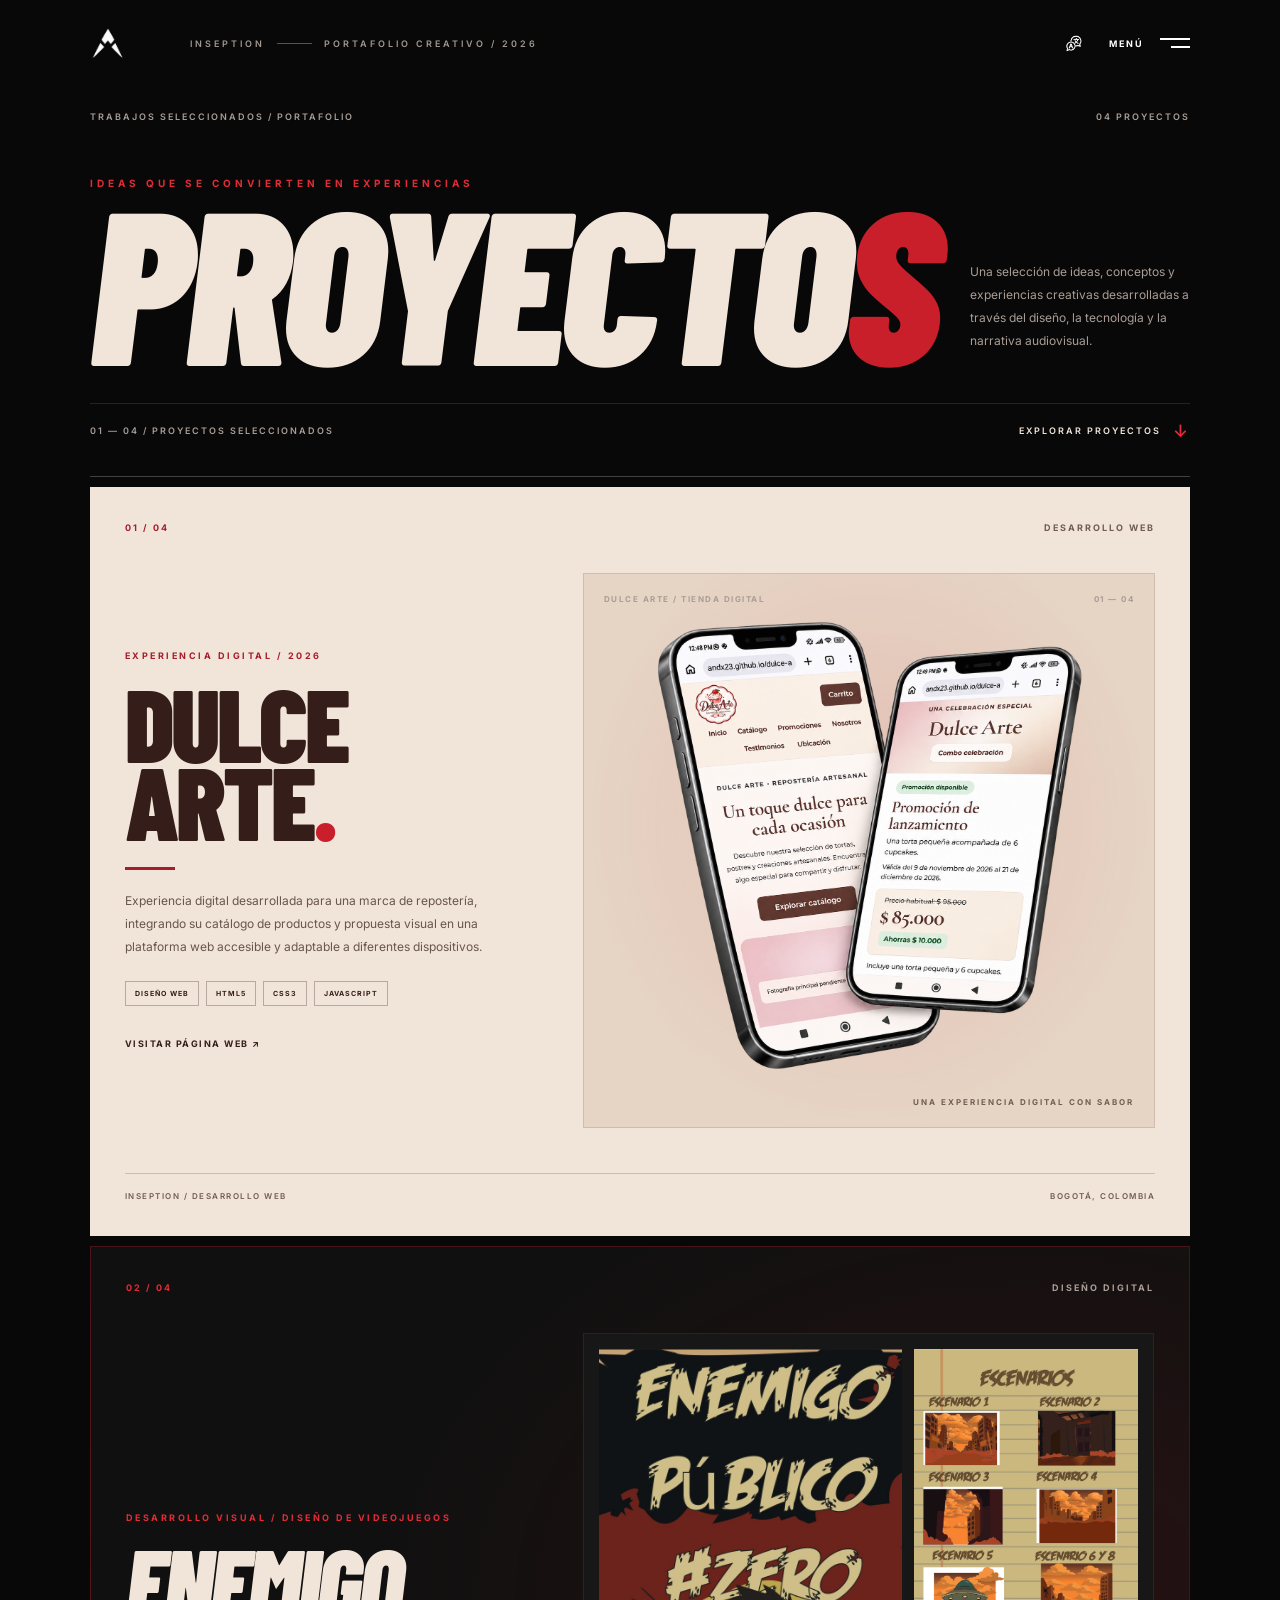
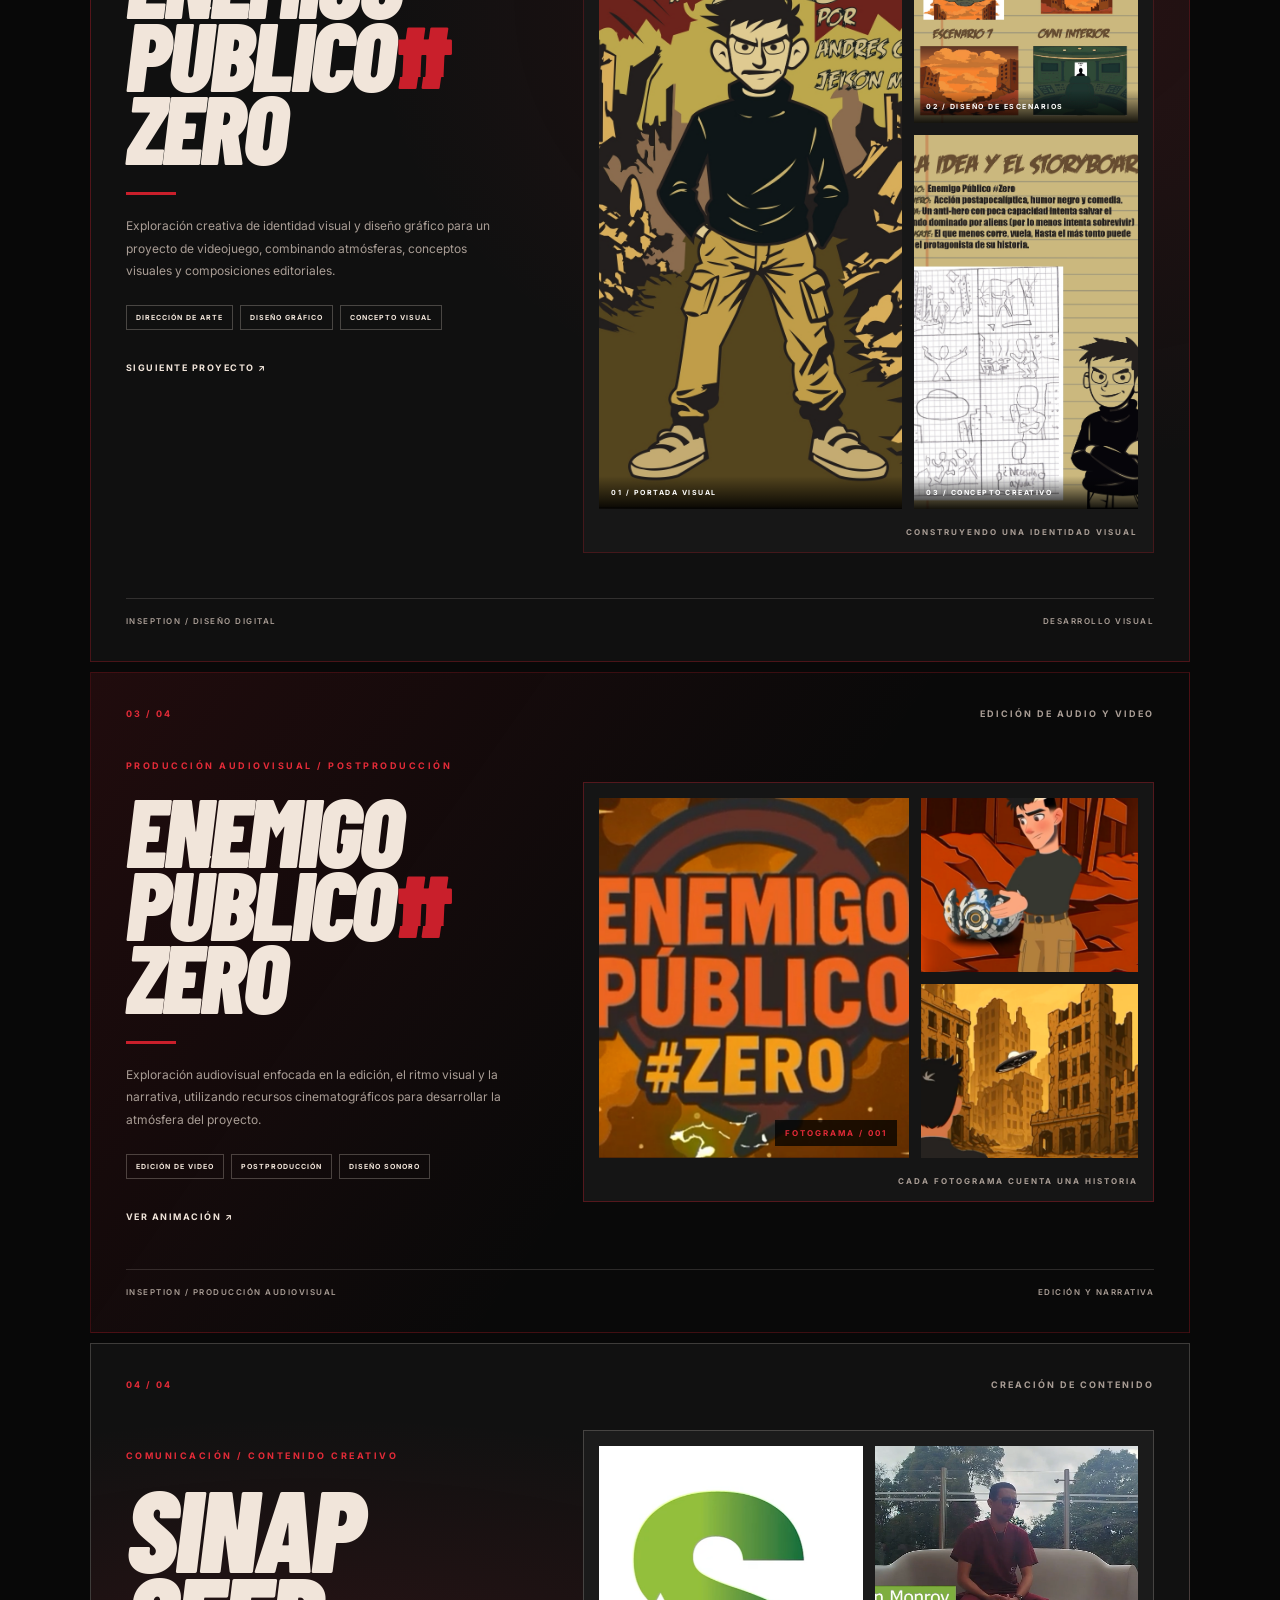
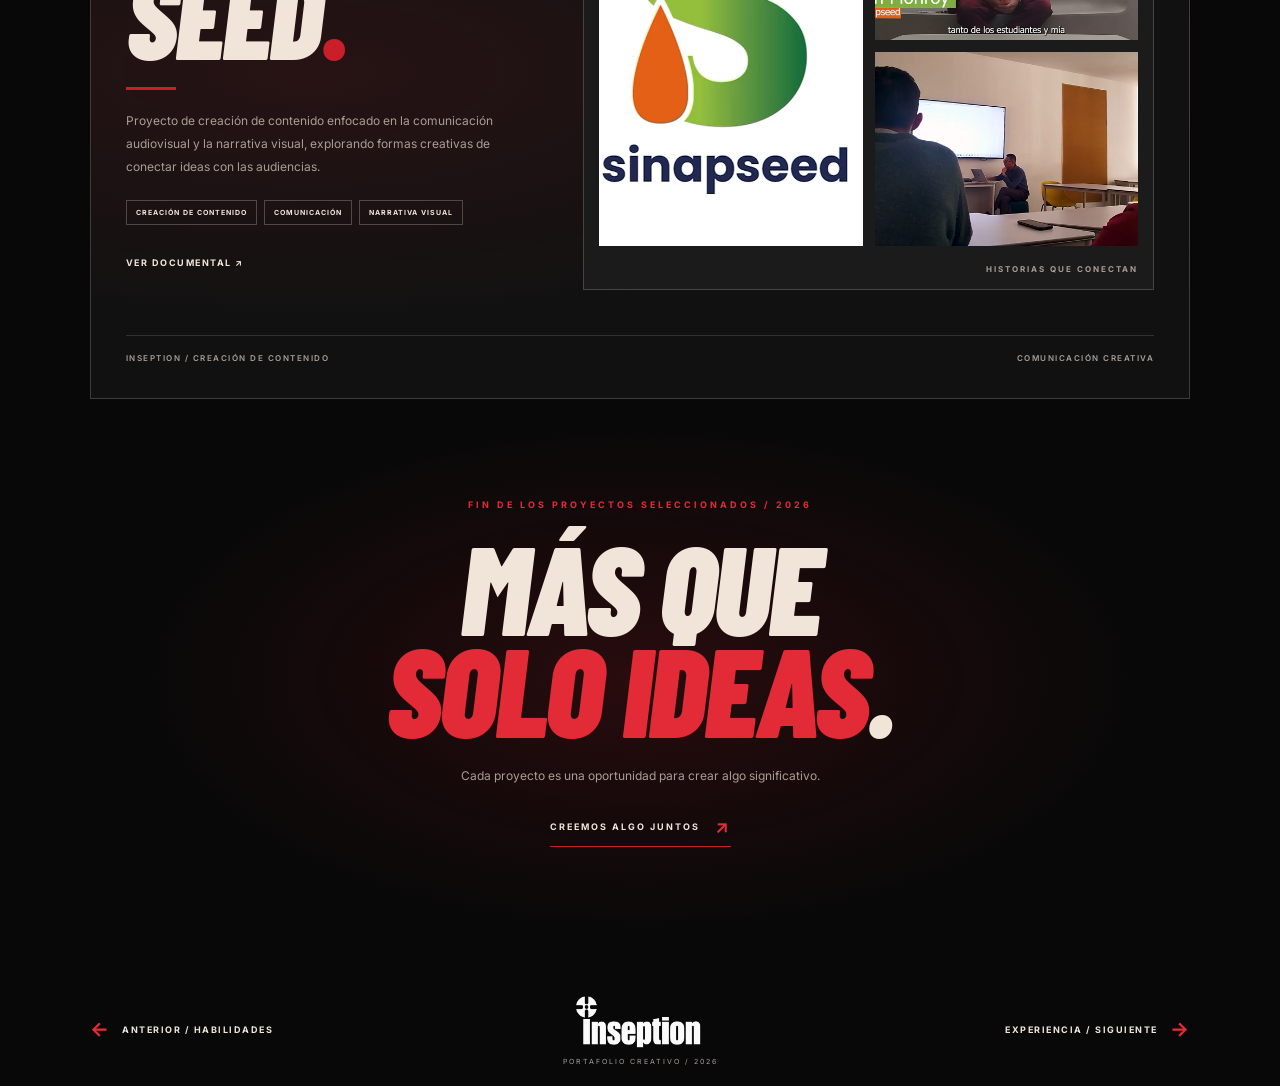
<file: pages/proyectos.html>
<!DOCTYPE html>
<html lang="es">

<head>
  <meta charset="UTF-8">
  <meta name="viewport" content="width=device-width, initial-scale=1.0">

  <meta
    name="description"
    content="Proyectos de INSEPTION: desarrollo web, diseño digital, producción audiovisual y creación de contenido."
  >

  <meta name="theme-color" content="#080808">

  <title>Proyectos | INSEPTION</title>

  <!-- GOOGLE FONTS -->
  <link rel="preconnect" href="https://fonts.googleapis.com">
  <link rel="preconnect" href="https://fonts.gstatic.com" crossorigin>

  <link
    href="https://fonts.googleapis.com/css2?family=Barlow+Condensed:wght@400;500;600;700;800;900&family=Inter:wght@400;500;600;700;800&display=swap"
    rel="stylesheet"
  >

  <!-- STYLES -->
  <link rel="stylesheet" href="../css/global.css">
  <link rel="stylesheet" href="../css/pages.css">
  <link rel="stylesheet" href="../css/projects.css">
  <link rel="stylesheet" href="../css/language-selector.css">
</head>

<body class="projects-page">

  <!-- HEADER -->
  <header class="projects-header">

    <a href="../index.html" class="projects-header__brand" aria-label="INSEPTION - Inicio">
      <img
        src="../assets/images/White%20Geometric%20A_M%20Emblem.png"
        alt="Emblema INSEPTION"
        class="projects-header__logo"
      >
    </a>

    <div class="projects-header__edition">
      <span>INSEPTION</span>
      <span class="projects-header__line"></span>
      <span>PORTAFOLIO CREATIVO / 2026</span>
    </div>

    <div class="projects-header__actions">

      <!-- LANGUAGE SELECTOR -->
      <div class="language-selector">

        <button
          class="language-selector__toggle"
          type="button"
          aria-label="Seleccionar idioma"
          aria-expanded="false"
          aria-controls="language-dropdown"
          title="Cambiar idioma"
        >
          <img
            src="../assets/images/Lenguage%20icono.png"
            alt=""
            class="language-selector__icon"
          >
        </button>

        <div
          class="language-selector__dropdown"
          id="language-dropdown"
          aria-label="Seleccionar idioma"
        >

          <button
            class="language-selector__option"
            type="button"
            data-language="es"
            aria-pressed="true"
          >
            <span>🇨🇴 Español</span>
            <span class="language-selector__check">✓</span>
          </button>

          <button
            class="language-selector__option"
            type="button"
            data-language="en"
            aria-pressed="false"
          >
            <span>🇬🇧 English</span>
            <span class="language-selector__check">✓</span>
          </button>

        </div>

      </div>

      <!-- MENU BUTTON -->
      <button
        class="menu-toggle projects-menu-toggle"
        type="button"
        aria-label="Abrir menú"
        aria-expanded="false"
        aria-controls="main-navigation"
      >
        <span class="menu-toggle__text">MENÚ</span>

        <span class="menu-toggle__icon" aria-hidden="true">
          <span></span>
          <span></span>
        </span>
      </button>

    </div>

  </header>


  <!-- NAVIGATION -->
  <nav
    class="navigation"
    id="main-navigation"
    aria-hidden="true"
  >

    <div class="navigation__top">
      <span>INSEPTION / NAVEGACIÓN</span>
      <span>SELECCIONA UNA SECCIÓN</span>
    </div>

    <div class="navigation__links">

      <a href="../index.html" class="navigation__link">
        <span class="navigation__number">01</span>
        <span class="navigation__name">INICIO</span>
        <span class="navigation__arrow">↗</span>
      </a>

      <a href="sobre-mi.html" class="navigation__link">
        <span class="navigation__number">02</span>
        <span class="navigation__name">SOBRE MÍ</span>
        <span class="navigation__arrow">↗</span>
      </a>

      <a href="habilidades.html" class="navigation__link">
        <span class="navigation__number">03</span>
        <span class="navigation__name">HABILIDADES</span>
        <span class="navigation__arrow">↗</span>
      </a>

      <a href="proyectos.html" class="navigation__link">
        <span class="navigation__number">04</span>
        <span class="navigation__name">PROYECTOS</span>
        <span class="navigation__arrow">↗</span>
      </a>

      <a href="experiencia.html" class="navigation__link">
        <span class="navigation__number">05</span>
        <span class="navigation__name">EXPERIENCIA</span>
        <span class="navigation__arrow">↗</span>
      </a>

      <a href="servicios.html" class="navigation__link">
        <span class="navigation__number">06</span>
        <span class="navigation__name">SERVICIOS</span>
        <span class="navigation__arrow">↗</span>
      </a>

      <a href="contacto.html" class="navigation__link">
        <span class="navigation__number">07</span>
        <span class="navigation__name">CONTACTO</span>
        <span class="navigation__arrow">↗</span>
      </a>

    </div>

    <div class="navigation__footer">
      <span>BOGOTÁ, COLOMBIA</span>
      <span>INSEPTION © 2026</span>
    </div>

  </nav>


  <main class="projects-main">

    <!-- INTRODUCCIÓN -->
    <section class="projects-intro">

      <div class="projects-intro__top">
        <span>TRABAJOS SELECCIONADOS / PORTAFOLIO</span>
        <span>04 PROYECTOS</span>
      </div>

      <div class="projects-intro__heading">

        <div>
          <span class="projects-intro__eyebrow">
            IDEAS QUE SE CONVIERTEN EN EXPERIENCIAS
          </span>

          <h1>
            PROYECTO<span>S</span>
          </h1>
        </div>

        <p>
          Una selección de ideas, conceptos y experiencias creativas
          desarrolladas a través del diseño, la tecnología y la
          narrativa audiovisual.
        </p>

      </div>

      <div class="projects-intro__bottom">
        <span>01 — 04 / PROYECTOS SELECCIONADOS</span>
        <a href="#project-01" class="projects-scroll">
          EXPLORAR PROYECTOS <span>↓</span>
        </a>
      </div>

    </section>


    <!-- PROYECTO 01: DULCE ARTE -->
    <section
      class="project project--dulce"
      id="project-01"
      aria-labelledby="dulce-title"
    >

      <div class="project__header">
        <span class="project__number">01 / 04</span>
        <span class="project__category">DESARROLLO WEB</span>
      </div>

      <div class="project__content">

        <div class="project__information">

          <span class="project__eyebrow">
            EXPERIENCIA DIGITAL / 2026
          </span>

          <h2 class="project__title" id="dulce-title">
            DULCE
            <span>ARTE<span class="project__period">.</span></span>
          </h2>

          <div class="project__divider"></div>

          <p class="project__description">
            Experiencia digital desarrollada para una marca de
            repostería, integrando su catálogo de productos y
            propuesta visual en una plataforma web accesible
            y adaptable a diferentes dispositivos.
          </p>

          <div class="project__tags">
            <span>DISEÑO WEB</span>
            <span>HTML5</span>
            <span>CSS3</span>
            <span>JAVASCRIPT</span>
          </div>

          <a
            href="https://andx23.github.io/dulce-arte-reposteria/?utm_source"
            class="project__link"
            target="_blank"
            rel="noopener noreferrer"
          >
            VISITAR PÁGINA WEB <span>↗</span>
          </a>

        </div>

        <div class="project__visual project__visual--dulce">

          <div class="project__visual-label">
            <span>DULCE ARTE / TIENDA DIGITAL</span>
            <span>01 — 04</span>
          </div>

          <div class="dulce-mockup">
            <img
              src="../assets/images/Projects/dulce-arte/dulce-arte-mockup.png"
              alt="Diseño de la página web de Dulce Arte"
              loading="lazy"
            >
          </div>

          <span class="project__visual-caption">
            UNA EXPERIENCIA DIGITAL CON SABOR
          </span>

        </div>

      </div>

      <div class="project__footer">
        <span>INSEPTION / DESARROLLO WEB</span>
        <span>BOGOTÁ, COLOMBIA</span>
      </div>

    </section>


    <!-- PROYECTO 02: DISEÑO DIGITAL -->
    <section
      class="project project--design"
      id="project-02"
      aria-labelledby="design-title"
    >

      <div class="project__header">
        <span class="project__number">02 / 04</span>
        <span class="project__category">DISEÑO DIGITAL</span>
      </div>

      <div class="project__content">

        <div class="project__information">

          <span class="project__eyebrow">
            DESARROLLO VISUAL / DISEÑO DE VIDEOJUEGOS
          </span>

          <h2 class="project__title" id="design-title">
            ENEMIGO
            <span>PÚBLICO<span class="project__period">#</span></span>
            <span>ZERO</span>
          </h2>

          <div class="project__divider"></div>

          <p class="project__description">
            Exploración creativa de identidad visual y diseño
            gráfico para un proyecto de videojuego, combinando
            atmósferas, conceptos visuales y composiciones editoriales.
          </p>

          <div class="project__tags">
            <span>DIRECCIÓN DE ARTE</span>
            <span>DISEÑO GRÁFICO</span>
            <span>CONCEPTO VISUAL</span>
          </div>

          <a href="#project-03" class="project__link">
            SIGUIENTE PROYECTO <span>↗</span>
          </a>

        </div>

        <div class="project__visual project__visual--design">

          <div class="design-gallery">

            <figure class="design-gallery__item design-gallery__item--main">
              <img
                src="../assets/images/Projects/enemigo%20publico/digital-design/nueva%20portada_page-0001.jpg"
                alt="Portada visual de Enemigo Público Zero"
                loading="lazy"
              >
              <figcaption>01 / PORTADA VISUAL</figcaption>
            </figure>

            <figure class="design-gallery__item design-gallery__item--secondary">
              <img
                src="../assets/images/Projects/enemigo%20publico/digital-design/escenarios_page-0001.jpg"
                alt="Diseño de escenarios de Enemigo Público Zero"
                loading="lazy"
              >
              <figcaption>02 / DISEÑO DE ESCENARIOS</figcaption>
            </figure>

            <figure class="design-gallery__item design-gallery__item--detail">
              <img
                src="../assets/images/Projects/enemigo%20publico/digital-design/Idea%20general%20y%20gui%C3%B3n%20literario_page-0001.jpg"
                alt="Concepto general y guion literario del proyecto"
                loading="lazy"
              >
              <figcaption>03 / CONCEPTO CREATIVO</figcaption>
            </figure>

          </div>

          <span class="project__visual-caption">
            CONSTRUYENDO UNA IDENTIDAD VISUAL
          </span>

        </div>

      </div>

      <div class="project__footer">
        <span>INSEPTION / DISEÑO DIGITAL</span>
        <span>DESARROLLO VISUAL</span>
      </div>

    </section>


    <!-- PROYECTO 03: AUDIOVISUAL -->
    <section
      class="project project--audiovisual"
      id="project-03"
      aria-labelledby="audiovisual-title"
    >

      <div class="project__header">
        <span class="project__number">03 / 04</span>
        <span class="project__category">EDICIÓN DE AUDIO Y VIDEO</span>
      </div>

      <div class="project__content">

        <div class="project__information">

          <span class="project__eyebrow">
            PRODUCCIÓN AUDIOVISUAL / POSTPRODUCCIÓN
          </span>

          <h2 class="project__title" id="audiovisual-title">
            ENEMIGO
            <span>PÚBLICO<span class="project__period">#</span></span>
            <span>ZERO</span>
          </h2>

          <div class="project__divider"></div>

          <p class="project__description">
            Exploración audiovisual enfocada en la edición,
            el ritmo visual y la narrativa, utilizando recursos
            cinematográficos para desarrollar la atmósfera del proyecto.
          </p>

          <div class="project__tags">
            <span>EDICIÓN DE VIDEO</span>
            <span>POSTPRODUCCIÓN</span>
            <span>DISEÑO SONORO</span>
          </div>

          <a
            href="https://www.youtube.com/watch?v=yjdnr55BRhI"
            class="project__link"
            target="_blank"
            rel="noopener noreferrer"
          >
            VER ANIMACIÓN <span>↗</span>
          </a>

        </div>

        <div class="project__visual project__visual--audiovisual">

          <div class="audiovisual-gallery">

            <div class="audiovisual-gallery__main">
              <img
                src="../assets/images/Projects/enemigo%20publico/audiovisual/Screenshot%202026-11-14%20180220.png"
                alt="Captura de edición audiovisual de Enemigo Público Zero"
                loading="lazy"
              >
              <span>FOTOGRAMA / 001</span>
            </div>

            <div class="audiovisual-gallery__secondary">

              <img
                src="../assets/images/Projects/enemigo%20publico/audiovisual/Screenshot%202026-11-14%20180408.png"
                alt="Segundo recurso audiovisual del proyecto"
                loading="lazy"
              >

              <img
                src="../assets/images/Projects/enemigo%20publico/audiovisual/Screenshot%202026-11-14%20180447.png"
                alt="Tercer recurso audiovisual del proyecto"
                loading="lazy"
              >

            </div>

          </div>

          <span class="project__visual-caption">
            CADA FOTOGRAMA CUENTA UNA HISTORIA
          </span>

        </div>

      </div>

      <div class="project__footer">
        <span>INSEPTION / PRODUCCIÓN AUDIOVISUAL</span>
        <span>EDICIÓN Y NARRATIVA</span>
      </div>

    </section>


    <!-- PROYECTO 04: SINAPSEED -->
    <section
      class="project project--sinapseed"
      id="project-04"
      aria-labelledby="sinapseed-title"
    >

      <div class="project__header">
        <span class="project__number">04 / 04</span>
        <span class="project__category">CREACIÓN DE CONTENIDO</span>
      </div>

      <div class="project__content">

        <div class="project__information">

          <span class="project__eyebrow">
            COMUNICACIÓN / CONTENIDO CREATIVO
          </span>

          <h2 class="project__title" id="sinapseed-title">
            SINAP
            <span>SEED<span class="project__period">.</span></span>
          </h2>

          <div class="project__divider"></div>

          <p class="project__description">
            Proyecto de creación de contenido enfocado en la
            comunicación audiovisual y la narrativa visual,
            explorando formas creativas de conectar ideas
            con las audiencias.
          </p>

          <div class="project__tags">
            <span>CREACIÓN DE CONTENIDO</span>
            <span>COMUNICACIÓN</span>
            <span>NARRATIVA VISUAL</span>
          </div>

          <a
            href="https://www.youtube.com/watch?v=B1W9sw8VTJE"
            class="project__link"
            target="_blank"
            rel="noopener noreferrer"
          >
            VER DOCUMENTAL <span>↗</span>
          </a>

        </div>

        <div class="project__visual project__visual--sinapseed">

          <div class="sinapseed-gallery">

            <figure class="sinapseed-gallery__item sinapseed-gallery__item--one">
              <img
                src="../assets/images/Projects/sinapseed/sinapseed-01.png"
                alt="Recurso visual de Sinapseed"
                loading="lazy"
              >
            </figure>

            <figure class="sinapseed-gallery__item sinapseed-gallery__item--two">
              <img
                src="../assets/images/Projects/sinapseed/sinapseed-02.png"
                alt="Segundo recurso visual de Sinapseed"
                loading="lazy"
              >
            </figure>

            <figure class="sinapseed-gallery__item sinapseed-gallery__item--three">
              <img
                src="../assets/images/Projects/sinapseed/sinapseed-03.png"
                alt="Tercer recurso visual de Sinapseed"
                loading="lazy"
              >
            </figure>

          </div>

          <span class="project__visual-caption">
            HISTORIAS QUE CONECTAN
          </span>

        </div>

      </div>

      <div class="project__footer">
        <span>INSEPTION / CREACIÓN DE CONTENIDO</span>
        <span>COMUNICACIÓN CREATIVA</span>
      </div>

    </section>


    <!-- CIERRE -->
    <section class="projects-closing" id="projects-closing">

      <span class="projects-closing__eyebrow">
        FIN DE LOS PROYECTOS SELECCIONADOS / 2026
      </span>

      <h2>
        MÁS QUE
        <span>SOLO IDEAS<span>.</span></span>
      </h2>

      <p>
        Cada proyecto es una oportunidad para crear algo significativo.
      </p>

      <a href="contacto.html" class="projects-closing__link">
        CREEMOS ALGO JUNTOS <span>↗</span>
      </a>

    </section>

  </main>


  <!-- FOOTER -->
  <footer class="projects-footer">

    <a href="habilidades.html" class="projects-footer__back">
      <span class="projects-footer__arrow">←</span>
      <span>ANTERIOR / HABILIDADES</span>
    </a>

    <div class="projects-footer__brand">

      <a href="../index.html" aria-label="Volver al inicio">
        <img
          src="../assets/images/White%20Inseption%20Logo%20with%20Cross%20Emblem.png"
          alt="INSEPTION"
          class="projects-footer__logo"
        >
      </a>

      <span>PORTAFOLIO CREATIVO / 2026</span>

    </div>

    <a href="experiencia.html" class="projects-footer__next">
      <span>EXPERIENCIA / SIGUIENTE</span>
      <span class="projects-footer__arrow">→</span>
    </a>

  </footer>


  <!-- SCRIPTS -->
  <script src="../js/navigation.js"></script>
  <script src="../js/animations.js"></script>
  <script src="../js/main.js"></script>
  <script src="../js/contact-modal.js"></script>
  <script src="../js/language-selector.js"></script>

</body>
</html>
</file>
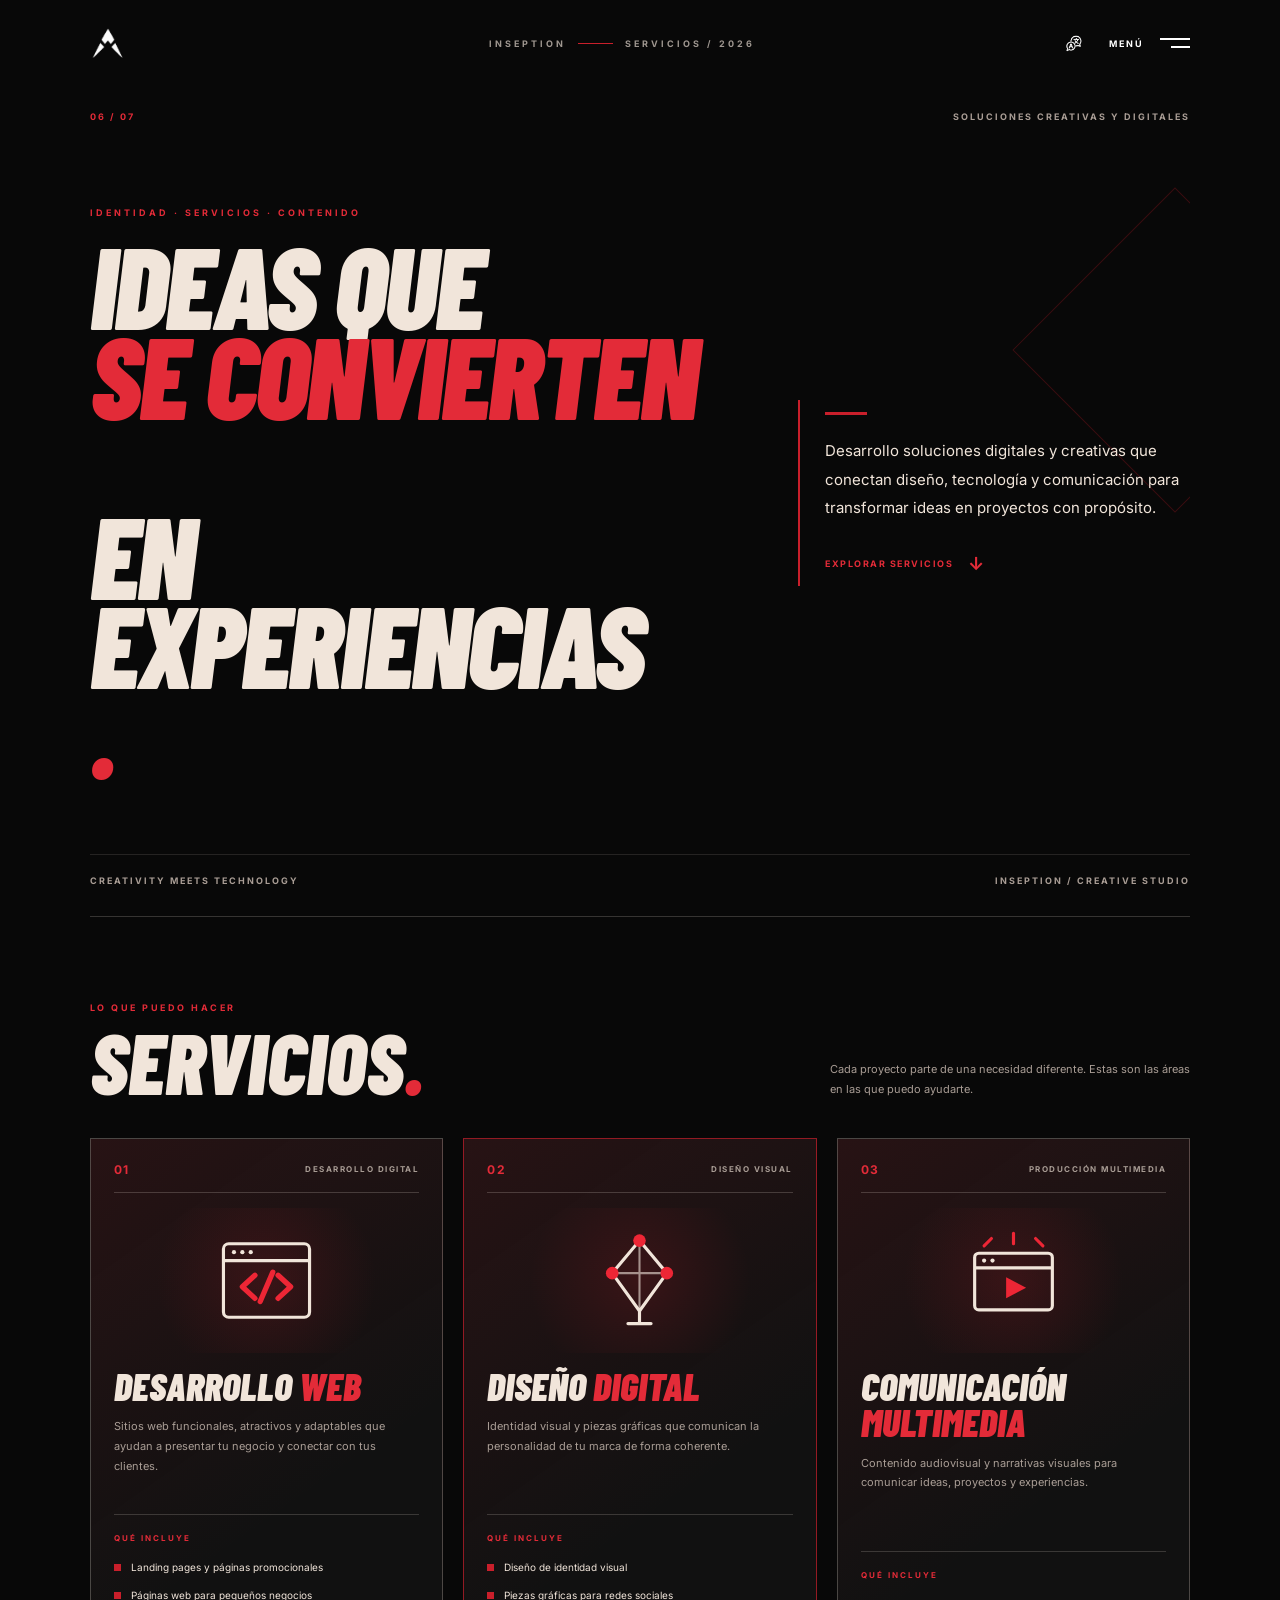
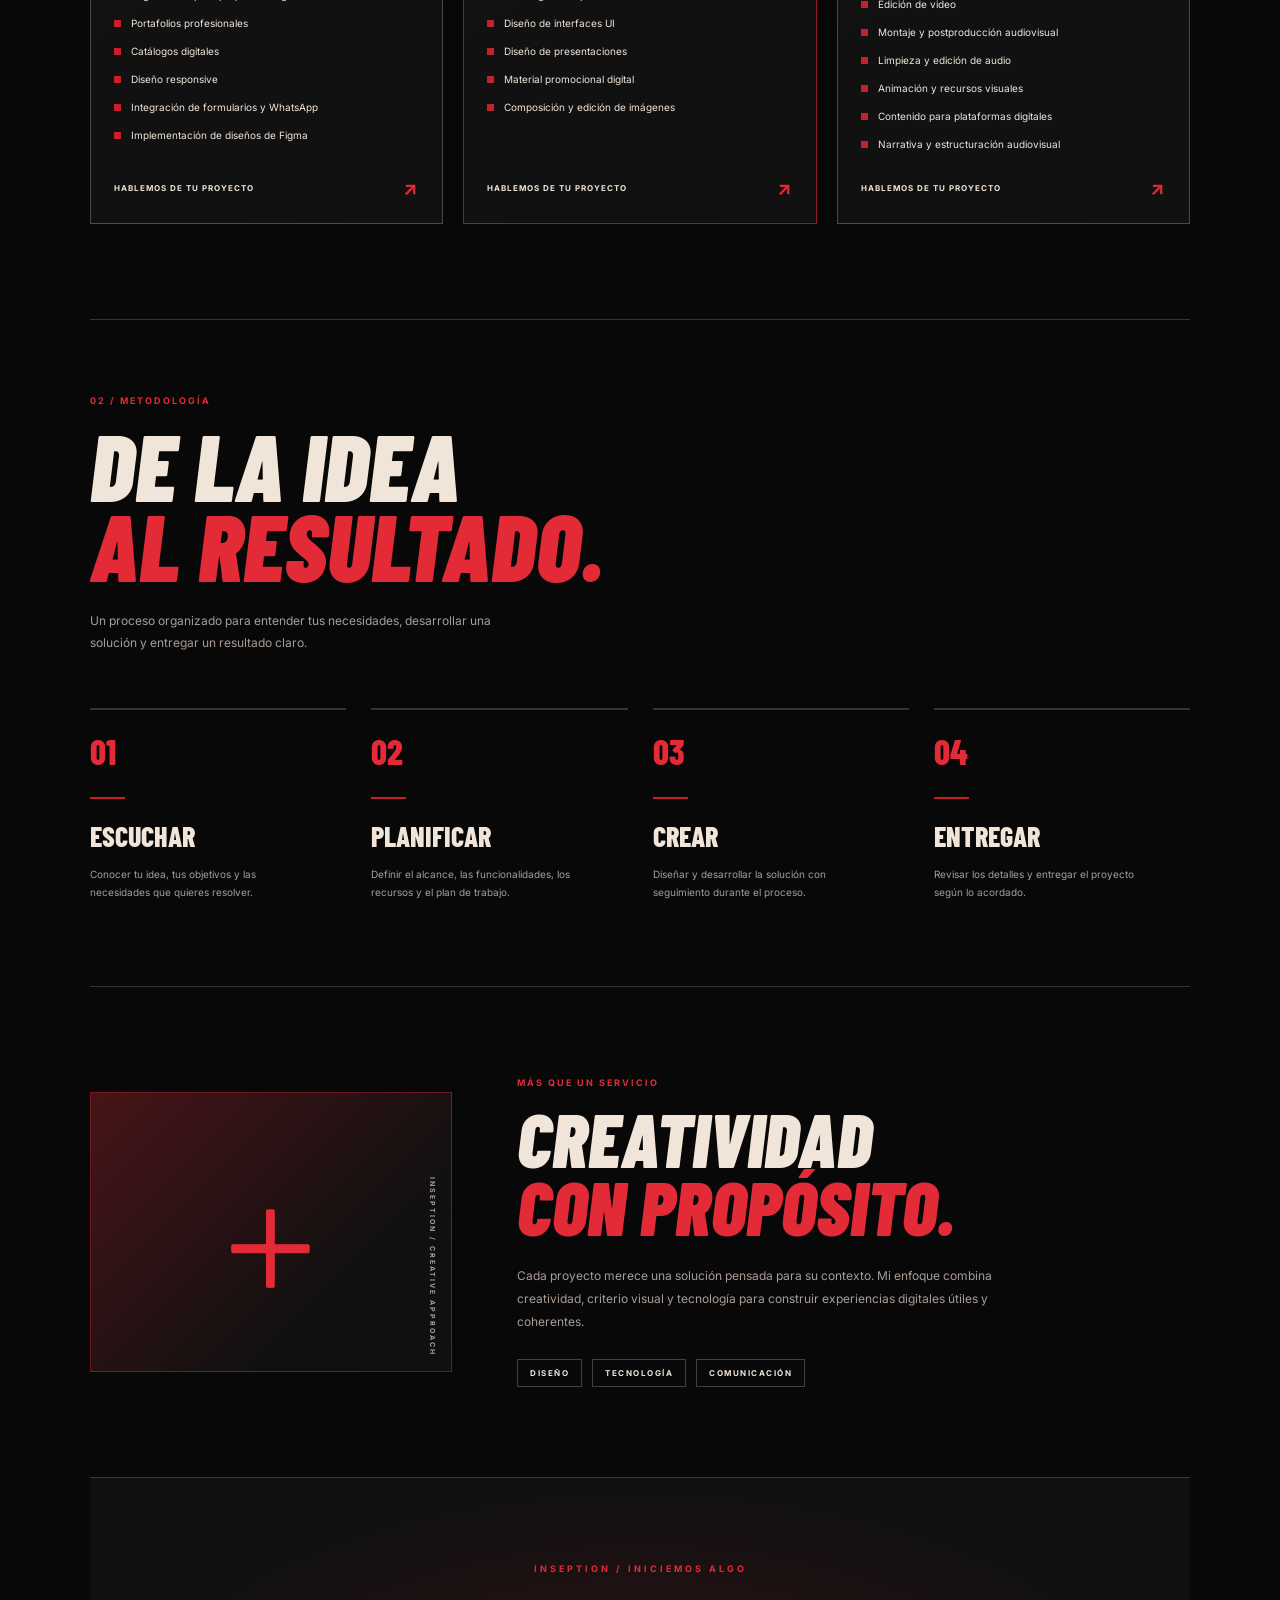
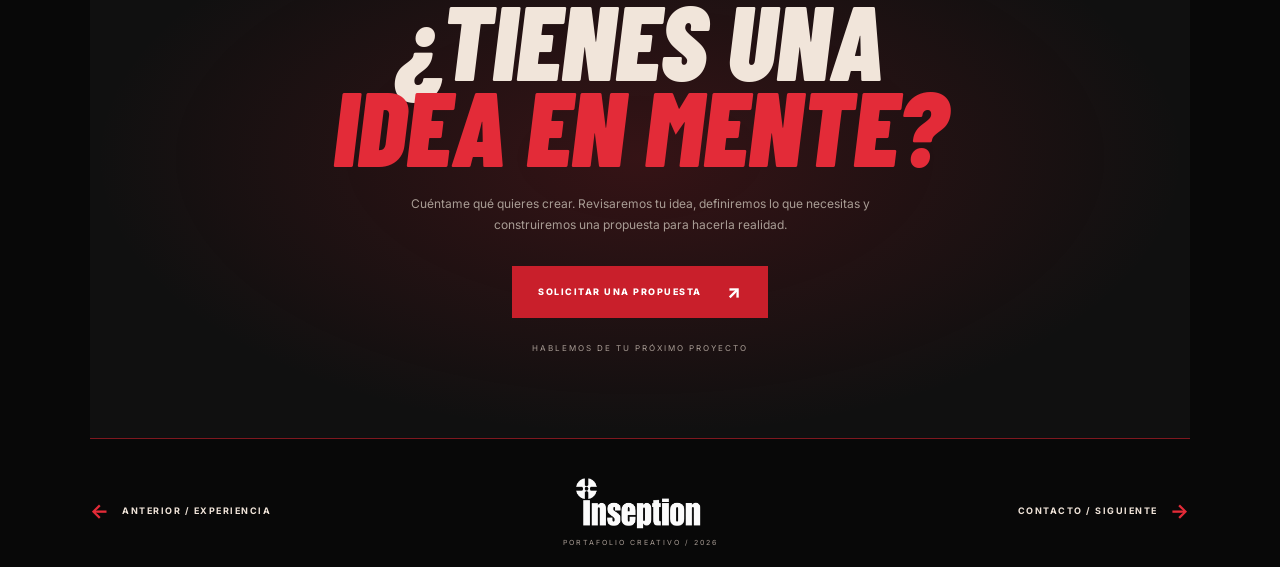
<file: pages/servicios.html>
<!DOCTYPE html>
<html lang="es">

<head>
  <meta charset="UTF-8">
  <meta name="viewport" content="width=device-width, initial-scale=1.0">

  <meta
    name="description"
    content="Servicios de desarrollo web, diseño digital y comunicación multimedia de INSEPTION."
  >

  <meta name="theme-color" content="#080808">

  <title>Servicios | INSEPTION</title>

  <!-- GOOGLE FONTS -->
  <link rel="preconnect" href="https://fonts.googleapis.com">
  <link rel="preconnect" href="https://fonts.gstatic.com" crossorigin>

  <link
    href="https://fonts.googleapis.com/css2?family=Barlow+Condensed:wght@400;500;600;700;800;900&family=Inter:wght@400;500;600;700;800&display=swap"
    rel="stylesheet"
  >

  <!-- STYLES -->
  <link rel="stylesheet" href="../css/global.css">
  <link rel="stylesheet" href="../css/services.css">
  <link rel="stylesheet" href="../css/language-selector.css">
</head>

<body class="services-page">

  <!-- HEADER -->
  <header class="services-header">

    <a
      href="../index.html"
      class="services-header__brand"
      aria-label="INSEPTION - Inicio"
    >
      <img
        src="../assets/images/White%20Geometric%20A_M%20Emblem.png"
        alt="Emblema INSEPTION"
      >
    </a>

    <div class="services-header__edition">
      <span>INSEPTION</span>
      <span class="services-header__line"></span>
      <span>SERVICIOS / 2026</span>
    </div>

    <div class="services-header__actions">

      <div class="language-selector">

        <button
          class="language-selector__toggle"
          type="button"
          aria-label="Seleccionar idioma"
          aria-expanded="false"
          aria-haspopup="true"
          title="Cambiar idioma"
        >
          <img
            src="../assets/images/Lenguage%20icono.png"
            alt=""
            class="language-selector__icon"
          >
        </button>

        <div class="language-selector__dropdown">

          <button
            class="language-selector__option"
            type="button"
            data-language="es"
            aria-pressed="true"
          >
            <span>Español 🇨🇴</span>
            <span class="language-selector__check">✓</span>
          </button>

          <button
            class="language-selector__option"
            type="button"
            data-language="en"
            aria-pressed="false"
          >
            <span>English 🇬🇧</span>
            <span class="language-selector__check">✓</span>
          </button>

        </div>

      </div>

      <button
        class="menu-toggle services-menu-toggle"
        type="button"
        aria-label="Abrir menú"
        aria-expanded="false"
        aria-controls="main-navigation"
      >
        <span class="menu-toggle__text">MENU</span>

        <span class="menu-toggle__icon" aria-hidden="true">
          <span></span>
          <span></span>
        </span>
      </button>

    </div>

  </header>

  <!-- NAVIGATION -->
  <nav
    class="navigation"
    id="main-navigation"
    aria-hidden="true"
  >

    <div class="navigation__top">
      <span>INSEPTION / NAVEGACIÓN</span>
      <span>SELECCIONA UNA SECCIÓN</span>
    </div>

    <div class="navigation__links">

      <a href="../index.html" class="navigation__link">
        <span class="navigation__number">01</span>
        <span class="navigation__name">INICIO</span>
        <span class="navigation__arrow">↗</span>
      </a>

      <a href="sobre-mi.html" class="navigation__link">
        <span class="navigation__number">02</span>
        <span class="navigation__name">SOBRE MÍ</span>
        <span class="navigation__arrow">↗</span>
      </a>

      <a href="habilidades.html" class="navigation__link">
        <span class="navigation__number">03</span>
        <span class="navigation__name">HABILIDADES</span>
        <span class="navigation__arrow">↗</span>
      </a>

      <a href="proyectos.html" class="navigation__link">
        <span class="navigation__number">04</span>
        <span class="navigation__name">PROYECTOS</span>
        <span class="navigation__arrow">↗</span>
      </a>

      <a href="experiencia.html" class="navigation__link">
        <span class="navigation__number">05</span>
        <span class="navigation__name">EXPERIENCIA</span>
        <span class="navigation__arrow">↗</span>
      </a>

      <a href="servicios.html" class="navigation__link">
        <span class="navigation__number">06</span>
        <span class="navigation__name">SERVICIOS</span>
        <span class="navigation__arrow">↗</span>
      </a>

      <a href="contacto.html" class="navigation__link">
        <span class="navigation__number">07</span>
        <span class="navigation__name">CONTACTO</span>
        <span class="navigation__arrow">↗</span>
      </a>

    </div>

    <div class="navigation__footer">
      <span>BOGOTÁ, COLOMBIA</span>
      <span>INSEPTION © 2026</span>
    </div>

  </nav>

  <!-- MAIN -->
  <main class="services-main">

    <!-- HERO -->
    <section class="services-hero">

      <div class="services-hero__top">
        <span>06 / 07</span>
        <span>SOLUCIONES CREATIVAS Y DIGITALES</span>
      </div>

      <div class="services-hero__content">

        <div class="services-hero__heading">

          <span class="services-hero__eyebrow">
            IDENTIDAD · SERVICIOS · CONTENIDO
          </span>

          <h1>
            IDEAS QUE
            <span>SE CONVIERTEN</span>
            EN EXPERIENCIAS<span class="services-hero__period">.</span>
          </h1>

        </div>

        <div class="services-hero__description">

          <span class="services-hero__accent"></span>

          <p>
            Desarrollo soluciones digitales y creativas que conectan
            diseño, tecnología y comunicación para transformar ideas
            en proyectos con propósito.
          </p>

          <a href="#main-services" class="services-hero__link">
            EXPLORAR SERVICIOS <span>↓</span>
          </a>

        </div>

      </div>

      <div class="services-hero__bottom">
        <span>CREATIVITY MEETS TECHNOLOGY</span>
        <span>INSEPTION / CREATIVE STUDIO</span>
      </div>

      <div class="services-hero__decoration"></div>

    </section>

    <!-- MAIN SERVICES -->
    <section
      class="services-section"
      id="main-services"
      aria-labelledby="services-title"
    >

      <div class="services-section__heading">

        <div>
          <span class="services-section__eyebrow">LO QUE PUEDO HACER</span>
          <h2 id="services-title">SERVICIOS<span>.</span></h2>
        </div>

        <p>
          Cada proyecto parte de una necesidad diferente.
          Estas son las áreas en las que puedo ayudarte.
        </p>

      </div>

      <div class="service-grid">

        <!-- WEB DEVELOPMENT -->
        <article class="service-card service-card--web">

          <div class="service-card__top">
            <span class="service-card__number">01</span>
            <span class="service-card__category">DIGITAL DEVELOPMENT</span>
          </div>

          <div class="service-card__visual service-card__visual--web">

            <svg
              viewBox="0 0 100 100"
              fill="none"
              xmlns="http://www.w3.org/2000/svg"
              aria-hidden="true"
            >
              <rect
                x="9"
                y="15"
                width="82"
                height="70"
                rx="5"
                stroke="currentColor"
                stroke-width="3"
              />

              <path
                d="M10 31H90"
                stroke="currentColor"
                stroke-width="3"
              />

              <circle cx="19" cy="23" r="2" fill="currentColor"/>
              <circle cx="27" cy="23" r="2" fill="currentColor"/>
              <circle cx="35" cy="23" r="2" fill="currentColor"/>

              <path
                d="M39 45L27 56L39 67M61 45L73 56L61 67M56 42L44 70"
                stroke="#ed2635"
                stroke-width="5"
                stroke-linecap="round"
                stroke-linejoin="round"
              />
            </svg>

          </div>

          <h3>DESARROLLO <span>WEB</span></h3>

          <p class="service-card__description">
            Sitios web funcionales, atractivos y adaptables
            que ayudan a presentar tu negocio y conectar con tus clientes.
          </p>

          <div class="service-card__details">

            <span>QUÉ INCLUYE</span>

            <ul>
              <li>Landing pages y páginas promocionales</li>
              <li>Páginas web para pequeños negocios</li>
              <li>Portafolios profesionales</li>
              <li>Catálogos digitales</li>
              <li>Diseño responsive</li>
              <li>Integración de formularios y WhatsApp</li>
              <li>Implementación de diseños de Figma</li>
            </ul>

          </div>

          <a href="#contact-services" class="service-card__link">
            HABLEMOS DE TU PROYECTO <span>↗</span>
          </a>

        </article>

        <!-- DIGITAL DESIGN -->
        <article class="service-card service-card--design">

          <div class="service-card__top">
            <span class="service-card__number">02</span>
            <span class="service-card__category">VISUAL DESIGN</span>
          </div>

          <div class="service-card__visual service-card__visual--design">

            <svg
              viewBox="0 0 100 100"
              fill="none"
              xmlns="http://www.w3.org/2000/svg"
              aria-hidden="true"
            >
              <path
                d="M50 12L76 43L50 79L24 43L50 12Z"
                stroke="currentColor"
                stroke-width="3"
              />

              <path
                d="M50 12V79M24 43H76"
                stroke="currentColor"
                stroke-width="2"
                opacity="0.6"
              />

              <circle cx="50" cy="12" r="6" fill="#ed2635"/>
              <circle cx="24" cy="43" r="6" fill="#ed2635"/>
              <circle cx="76" cy="43" r="6" fill="#ed2635"/>

              <path
                d="M50 79V91M39 91H61"
                stroke="currentColor"
                stroke-width="3"
                stroke-linecap="round"
              />
            </svg>

          </div>

          <h3>DISEÑO <span>DIGITAL</span></h3>

          <p class="service-card__description">
            Identidad visual y piezas gráficas que comunican
            la personalidad de tu marca de forma coherente.
          </p>

          <div class="service-card__details">

            <span>QUÉ INCLUYE</span>

            <ul>
              <li>Diseño de identidad visual</li>
              <li>Piezas gráficas para redes sociales</li>
              <li>Diseño de interfaces UI</li>
              <li>Diseño de presentaciones</li>
              <li>Material promocional digital</li>
              <li>Composición y edición de imágenes</li>
            </ul>

          </div>

          <a href="#contact-services" class="service-card__link">
            HABLEMOS DE TU PROYECTO <span>↗</span>
          </a>

        </article>

        <!-- MULTIMEDIA -->
        <article class="service-card service-card--multimedia">

          <div class="service-card__top">
            <span class="service-card__number">03</span>
            <span class="service-card__category">MULTIMEDIA PRODUCTION</span>
          </div>

          <div class="service-card__visual service-card__visual--multimedia">

            <svg
              viewBox="0 0 100 100"
              fill="none"
              xmlns="http://www.w3.org/2000/svg"
              aria-hidden="true"
            >
              <rect
                x="13"
                y="24"
                width="74"
                height="54"
                rx="4"
                stroke="currentColor"
                stroke-width="3"
              />

              <path
                d="M13 38H87"
                stroke="currentColor"
                stroke-width="3"
              />

              <path
                d="M43 47V67L62 57L43 47Z"
                fill="#ed2635"
              />

              <path
                d="M22 17L29 10M78 17L71 10M50 15V5"
                stroke="#ed2635"
                stroke-width="3"
                stroke-linecap="round"
              />

              <circle cx="22" cy="31" r="2" fill="currentColor"/>
              <circle cx="30" cy="31" r="2" fill="currentColor"/>
            </svg>

          </div>

          <h3>COMUNICACIÓN <span>MULTIMEDIA</span></h3>

          <p class="service-card__description">
            Contenido audiovisual y narrativas visuales
            para comunicar ideas, proyectos y experiencias.
          </p>

          <div class="service-card__details">

            <span>QUÉ INCLUYE</span>

            <ul>
              <li>Edición de video</li>
              <li>Montaje y postproducción audiovisual</li>
              <li>Limpieza y edición de audio</li>
              <li>Animación y recursos visuales</li>
              <li>Contenido para plataformas digitales</li>
              <li>Narrativa y estructuración audiovisual</li>
            </ul>

          </div>

          <a href="#contact-services" class="service-card__link">
            HABLEMOS DE TU PROYECTO <span>↗</span>
          </a>

        </article>

      </div>

    </section>

    <!-- WORK PROCESS -->
    <section class="services-process">

      <div class="services-process__heading">

        <span>02 / METODOLOGÍA</span>

        <h2>
          DE LA IDEA
          <span>AL RESULTADO.</span>
        </h2>

        <p>
          Un proceso organizado para entender tus necesidades,
          desarrollar una solución y entregar un resultado claro.
        </p>

      </div>

      <div class="process-grid">

        <article class="process-item">
          <span class="process-item__number">01</span>
          <span class="process-item__line"></span>
          <h3>ESCUCHAR</h3>
          <p>
            Conocer tu idea, tus objetivos y las necesidades
            que quieres resolver.
          </p>
        </article>

        <article class="process-item">
          <span class="process-item__number">02</span>
          <span class="process-item__line"></span>
          <h3>PLANIFICAR</h3>
          <p>
            Definir el alcance, las funcionalidades,
            los recursos y el plan de trabajo.
          </p>
        </article>

        <article class="process-item">
          <span class="process-item__number">03</span>
          <span class="process-item__line"></span>
          <h3>CREAR</h3>
          <p>
            Diseñar y desarrollar la solución
            con seguimiento durante el proceso.
          </p>
        </article>

        <article class="process-item">
          <span class="process-item__number">04</span>
          <span class="process-item__line"></span>
          <h3>ENTREGAR</h3>
          <p>
            Revisar los detalles y entregar
            el proyecto según lo acordado.
          </p>
        </article>

      </div>

    </section>

    <!-- VALUE PROPOSITION -->
    <section class="services-value">

      <div class="services-value__visual">
        <span class="services-value__symbol">+</span>
        <span class="services-value__vertical">INSEPTION / CREATIVE APPROACH</span>
      </div>

      <div class="services-value__content">

        <span class="services-value__eyebrow">
          MÁS QUE UN SERVICIO
        </span>

        <h2>
          CREATIVIDAD
          <span>CON PROPÓSITO.</span>
        </h2>

        <p>
          Cada proyecto merece una solución pensada para su contexto.
          Mi enfoque combina creatividad, criterio visual y tecnología
          para construir experiencias digitales útiles y coherentes.
        </p>

        <div class="services-value__tags">
          <span>DISEÑO</span>
          <span>TECNOLOGÍA</span>
          <span>COMUNICACIÓN</span>
        </div>

      </div>

    </section>

    <!-- CONTACT CTA -->
    <section
      class="services-contact"
      id="contact-services"
    >

      <span class="services-contact__eyebrow">
        INSEPTION / INICIEMOS ALGO
      </span>

      <h2>
        ¿TIENES UNA
        <span>IDEA EN MENTE?</span>
      </h2>

      <p>
        Cuéntame qué quieres crear. Revisaremos tu idea,
        definiremos lo que necesitas y construiremos
        una propuesta para hacerla realidad.
      </p>

      <a
        href="https://wa.me/573008766797?text=%C2%A1Hola!%20Estoy%20interesado%20en%20conocer%20tus%20servicios%20para%20mi%20proyecto."
        class="services-contact__button"
        target="_blank"
        rel="noopener noreferrer"
      >
        SOLICITAR UNA PROPUESTA <span>↗</span>
      </a>

      <span class="services-contact__note">
        HABLEMOS DE TU PRÓXIMO PROYECTO
      </span>

    </section>

  </main>

  <!-- FOOTER -->
  <footer class="services-footer">

    <a href="experiencia.html" class="services-footer__back">
      <span class="services-footer__arrow">←</span>
      <span>ANTERIOR / EXPERIENCIA</span>
    </a>

    <div class="services-footer__brand">

      <a href="../index.html" aria-label="Volver al inicio">
        <img
          src="../assets/images/White%20Inseption%20Logo%20with%20Cross%20Emblem.png"
          alt="INSEPTION"
          class="services-footer__logo"
        >
      </a>

      <span>PORTAFOLIO CREATIVO / 2026</span>

    </div>

    <a href="contacto.html" class="services-footer__next">
      <span>CONTACTO / SIGUIENTE</span>
      <span class="services-footer__arrow">→</span>
    </a>

  </footer>

  <!-- SCRIPTS -->
  <script src="../js/navigation.js"></script>
  <script src="../js/animations.js"></script>
  <script src="../js/main.js"></script>
  <script src="../js/language-selector.js"></script>

</body>
</html>
</file>
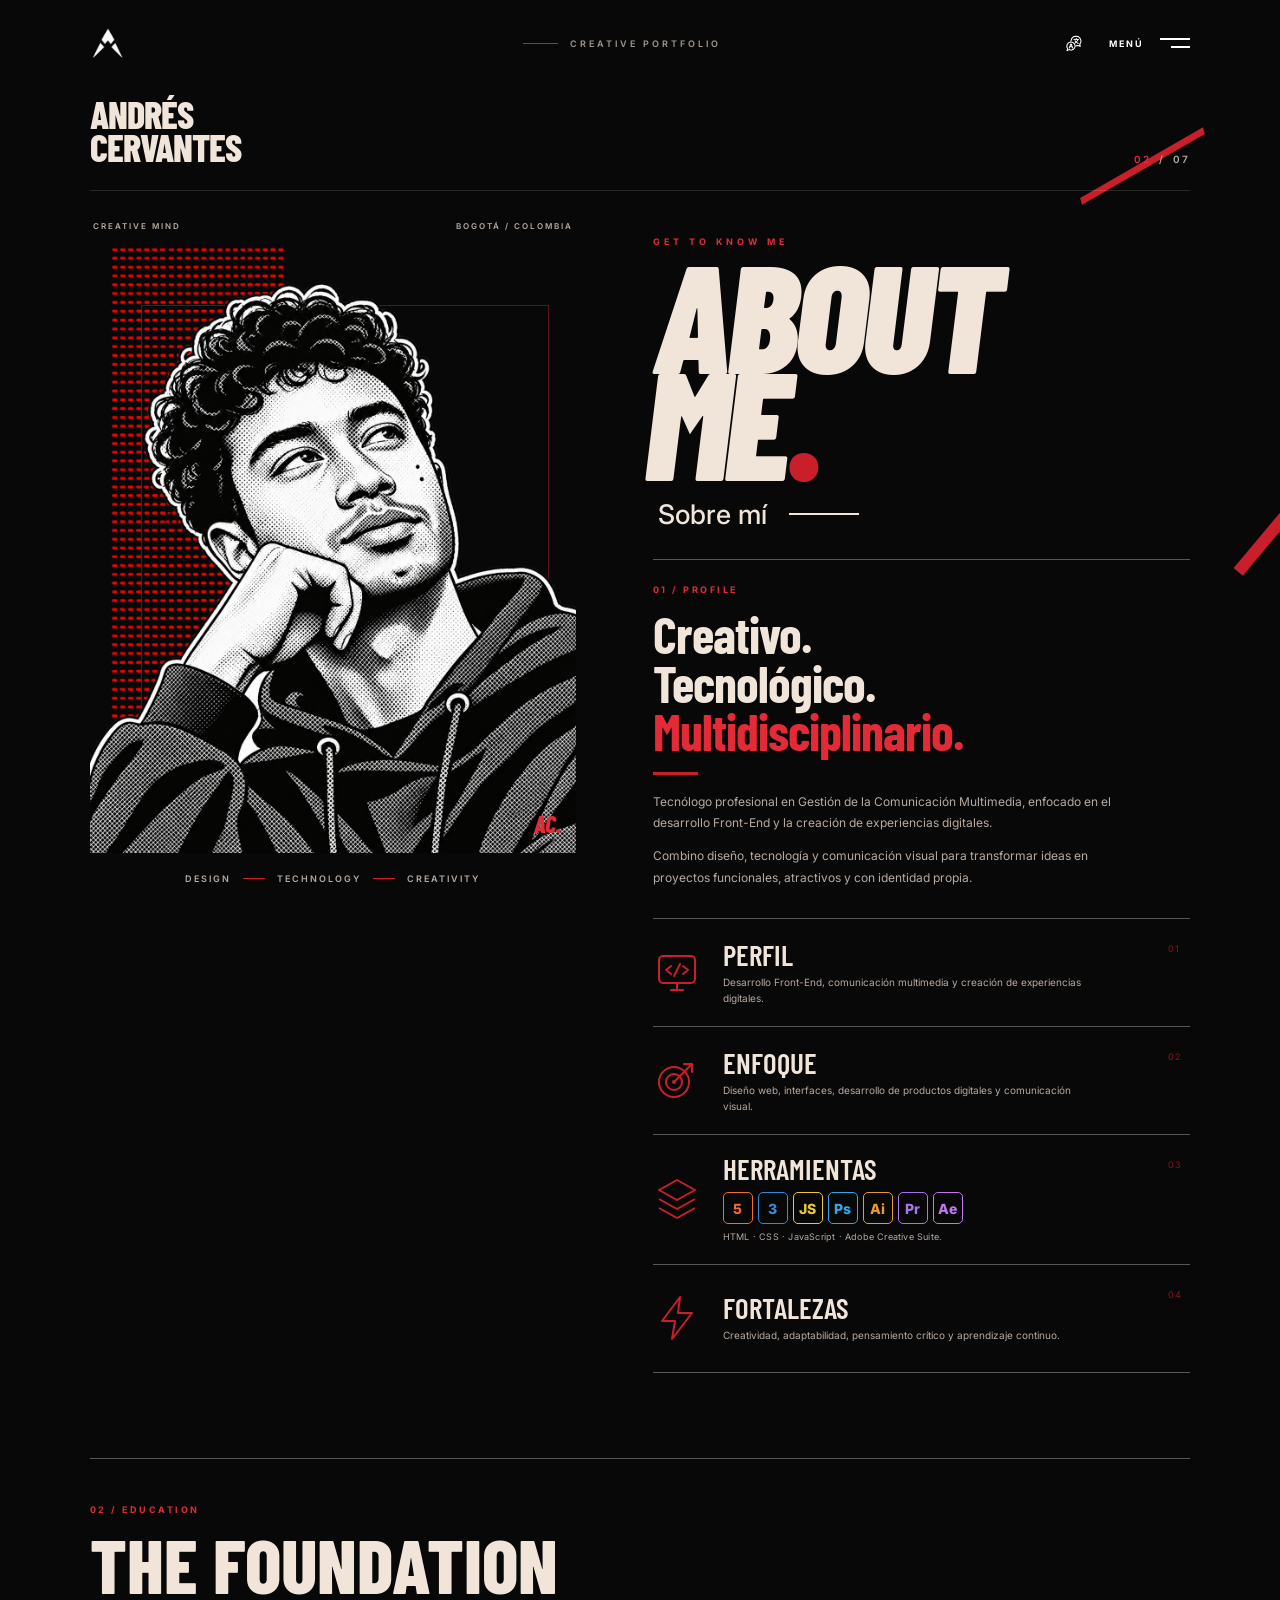
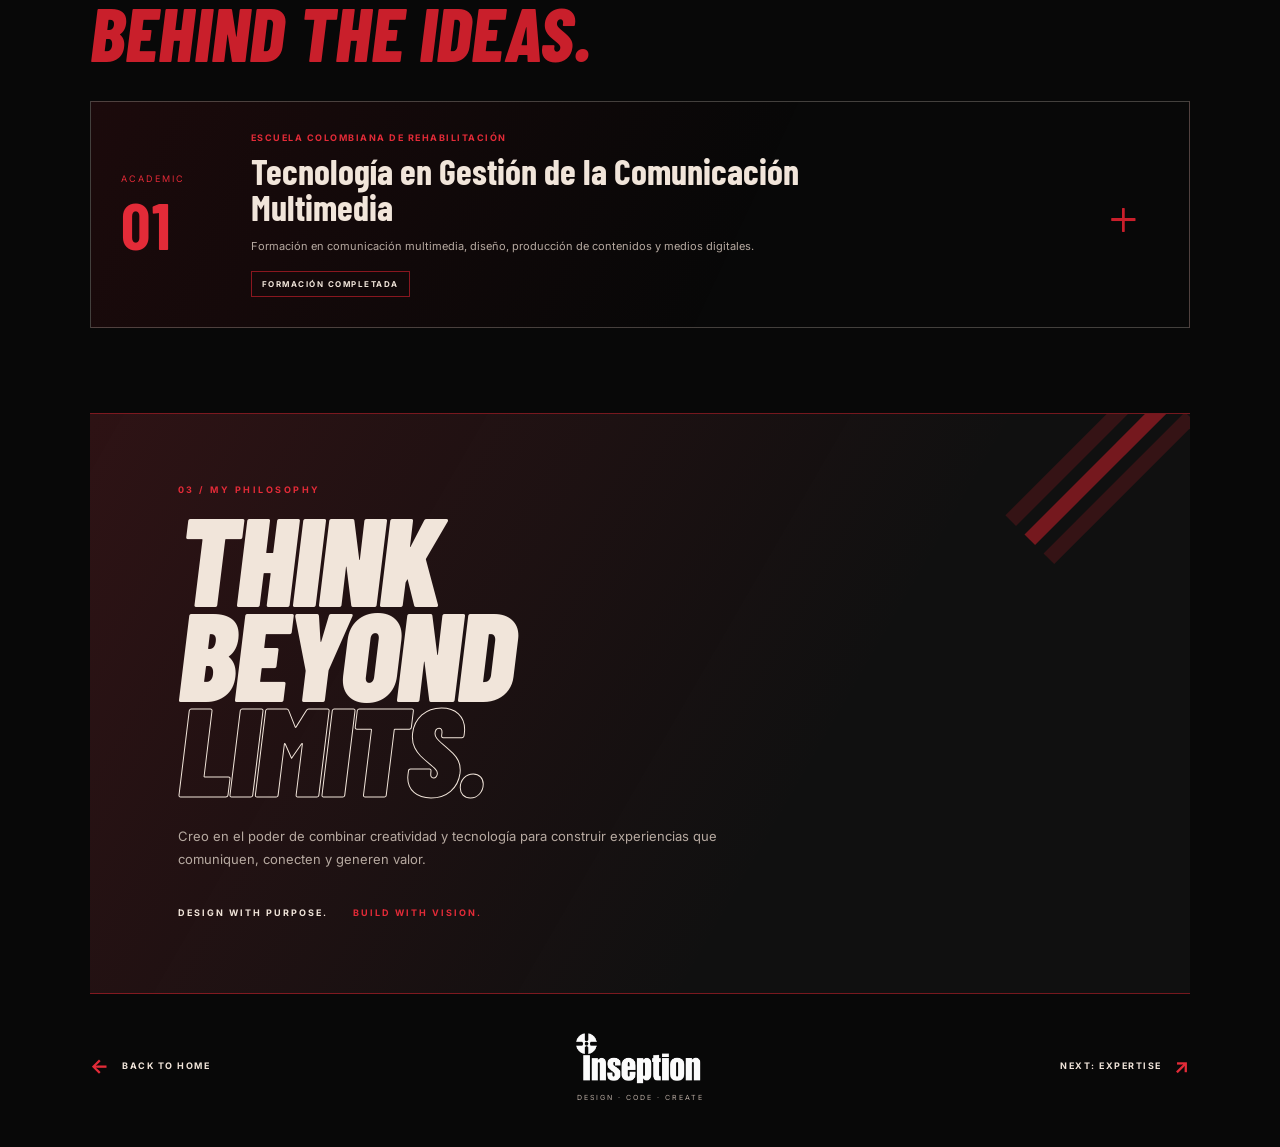
<file: pages/sobre-mi.html>
<!DOCTYPE html>
<html lang="es">

<head>
  <meta charset="UTF-8">
  <meta name="viewport" content="width=device-width, initial-scale=1.0">
  <meta name="theme-color" content="#080808">

  <meta
    name="description"
    content="Conoce a Andrés Cervantes: especialista en comunicación multimedia y desarrollador Front-End / Full-Stack."
  >

  <title>About Me — Andrés Cervantes | INSEPTION®</title>

  <!-- Google Fonts -->
  <link rel="preconnect" href="https://fonts.googleapis.com">
  <link rel="preconnect" href="https://fonts.gstatic.com" crossorigin>

  <link
    href="https://fonts.googleapis.com/css2?family=Barlow+Condensed:ital,wght@0,500;0,600;0,700;0,800;0,900;1,600;1,700;1,800&family=Inter:wght@400;500;600;700&display=swap"
    rel="stylesheet"
  >

  <!-- Stylesheets -->
  <link rel="stylesheet" href="../css/global.css">
  <link rel="stylesheet" href="../css/pages.css">
  <link rel="stylesheet" href="../css/language-selector.css">

  <!-- JavaScript -->
  <script src="../js/navigation.js" defer></script>
  <script src="../js/animations.js" defer></script>
  <script src="../js/main.js" defer></script>
  <script src="../js/language-selector.js" defer></script>
</head>

<body class="about-page">

  <!-- HEADER -->

  <header class="about-header">

    <a
      href="../index.html"
      class="about-header__brand"
      aria-label="Volver al inicio de INSEPTION"
    >
      <img
        src="../assets/images/White%20Geometric%20A_M%20Emblem.png"
        alt="INSEPTION"
        class="about-header__logo"
      >
    </a>

    <div class="about-header__edition">
      <span class="about-header__line"></span>
      <span>CREATIVE PORTFOLIO</span>
    </div>

    <div class="about-header__actions">

      <!-- LANGUAGE SELECTOR -->

      <div class="language-selector">

        <button
          class="language-selector__toggle"
          type="button"
          aria-label="Seleccionar idioma"
          aria-expanded="false"
          aria-controls="language-dropdown"
          title="Cambiar idioma"
        >
          <img
            src="../assets/images/Lenguage%20icono.png"
            alt=""
            class="language-selector__icon"
          >
        </button>

        <div
          class="language-selector__dropdown"
          id="language-dropdown"
          aria-label="Seleccionar idioma"
        >

          <button
            class="language-selector__option"
            type="button"
            data-language="es"
            aria-pressed="true"
          >
            <span>🇨🇴 Español</span>
            <span class="language-selector__check">✓</span>
          </button>

          <button
            class="language-selector__option"
            type="button"
            data-language="en"
            aria-pressed="false"
          >
            <span>🇬🇧 English</span>
            <span class="language-selector__check">✓</span>
          </button>

        </div>

      </div>

      <!-- MENU BUTTON -->

      <button
        class="menu-toggle about-menu-toggle"
        type="button"
        aria-label="Abrir menú"
        aria-expanded="false"
        aria-controls="main-navigation"
      >
        <span class="menu-toggle__text">MENÚ</span>

        <span class="menu-toggle__icon">
          <span></span>
          <span></span>
        </span>
      </button>

    </div>

  </header>


  <!-- NAVIGATION -->

  <nav
    class="navigation"
    id="main-navigation"
    aria-hidden="true"
  >

    <div class="navigation__top">
      <span>INSEPTION / NAVEGACIÓN</span>
      <span>SELECCIONA UNA SECCIÓN</span>
    </div>

    <div class="navigation__links">

      <a href="../index.html" class="navigation__link">
        <span class="navigation__number">01</span>
        <span class="navigation__name">INICIO</span>
        <span class="navigation__arrow">↗</span>
      </a>

      <a href="sobre-mi.html" class="navigation__link">
        <span class="navigation__number">02</span>
        <span class="navigation__name">SOBRE MÍ</span>
        <span class="navigation__arrow">↗</span>
      </a>

      <a href="habilidades.html" class="navigation__link">
        <span class="navigation__number">03</span>
        <span class="navigation__name">HABILIDADES</span>
        <span class="navigation__arrow">↗</span>
      </a>

      <a href="proyectos.html" class="navigation__link">
        <span class="navigation__number">04</span>
        <span class="navigation__name">PROYECTOS</span>
        <span class="navigation__arrow">↗</span>
      </a>

      <a href="experiencia.html" class="navigation__link">
        <span class="navigation__number">05</span>
        <span class="navigation__name">EXPERIENCIA</span>
        <span class="navigation__arrow">↗</span>
      </a>

      <a href="servicios.html" class="navigation__link">
        <span class="navigation__number">06</span>
        <span class="navigation__name">SERVICIOS</span>
        <span class="navigation__arrow">↗</span>
      </a>

      <a href="contacto.html" class="navigation__link">
        <span class="navigation__number">07</span>
        <span class="navigation__name">CONTACTO</span>
        <span class="navigation__arrow">↗</span>
      </a>

    </div>

    <div class="navigation__footer">
      <span>ANDRÉS CERVANTES</span>
      <span>DESIGN · CODE · CREATE</span>
    </div>

  </nav>


  <!-- ABOUT ME MAIN -->

  <main class="about-main">

    <div class="about-decoration about-decoration--top" aria-hidden="true"></div>
    <div class="about-decoration about-decoration--side" aria-hidden="true"></div>


    <!-- INTRODUCTION -->

    <section class="about-intro">

      <div class="about-intro__name">
        <span>ANDRÉS</span>
        <span>CERVANTES</span>
      </div>

      <div class="about-intro__number">
        <span>02</span>
        <span>/</span>
        <span>07</span>
      </div>

    </section>


    <!-- MAIN COMPOSITION -->

    <section class="about-composition">

      <!-- LEFT COLUMN -->

      <div class="about-visual">

        <div class="about-visual__label">
          <span>CREATIVE MIND</span>
          <span>BOGOTÁ / COLOMBIA</span>
        </div>

        <div class="about-portrait">

          <div
            class="about-portrait__frame"
            aria-hidden="true"
          ></div>

          <img
            src="../assets/images/Halftone%20Portrait%20with%20Red%20Dot%20Accent.png"
            alt="Ilustración de Andrés Cervantes en estilo cómic halftone"
            class="about-portrait__image"
          >

          <span class="about-portrait__number">AC.</span>

        </div>

        <div class="about-visual__caption">
          <span>DESIGN</span>
          <span class="about-visual__caption-divider"></span>
          <span>TECHNOLOGY</span>
          <span class="about-visual__caption-divider"></span>
          <span>CREATIVITY</span>
        </div>

      </div>


      <!-- RIGHT COLUMN -->

      <div class="about-information">

        <!-- PAGE TITLE -->

        <div class="about-heading">

          <span class="about-heading__eyebrow">
            GET TO KNOW ME
          </span>

          <h1 class="about-heading__title">
            ABOUT
            <span>ME<span class="about-heading__period">.</span></span>
          </h1>

          <div class="about-heading__bottom">
            <span>Sobre mí</span>
            <span class="about-heading__line"></span>
          </div>

        </div>


        <!-- PERSONAL INTRODUCTION -->

        <div class="about-profile">

          <span class="about-section-number">01 / PROFILE</span>

          <h2>
            Creativo.
            <br>
            Tecnológico.
            <br>
            <span>Multidisciplinario.</span>
          </h2>

          <div class="about-profile__accent"></div>

          <p>
            Tecnólogo profesional en Gestión de la Comunicación
            Multimedia, enfocado en el desarrollo Front-End y la
            creación de experiencias digitales.
          </p>

          <p>
            Combino diseño, tecnología y comunicación visual para
            transformar ideas en proyectos funcionales, atractivos
            y con identidad propia.
          </p>

        </div>


        <!-- EXPERTISE CARDS -->

        <div class="about-details">

          <!-- PROFILE -->

          <article class="about-detail">

            <div class="about-detail__icon">

              <svg
                viewBox="0 0 48 48"
                fill="none"
                xmlns="http://www.w3.org/2000/svg"
                aria-hidden="true"
              >
                <rect
                  x="6"
                  y="7"
                  width="36"
                  height="27"
                  rx="4"
                  stroke="currentColor"
                  stroke-width="2"
                />

                <path
                  d="M18 41H30M24 34V41"
                  stroke="currentColor"
                  stroke-width="2"
                  stroke-linecap="round"
                />

                <path
                  d="M18 17L13 21L18 25M30 17L35 21L30 25M27 15L21 27"
                  stroke="currentColor"
                  stroke-width="2"
                  stroke-linecap="round"
                  stroke-linejoin="round"
                />
              </svg>

            </div>

            <div class="about-detail__content">

              <h3>PERFIL</h3>

              <p>
                Desarrollo Front-End, comunicación multimedia
                y creación de experiencias digitales.
              </p>

            </div>

            <span class="about-detail__number">01</span>

          </article>


          <!-- FOCUS -->

          <article class="about-detail">

            <div class="about-detail__icon">

              <svg
                viewBox="0 0 48 48"
                fill="none"
                xmlns="http://www.w3.org/2000/svg"
                aria-hidden="true"
              >
                <circle
                  cx="21"
                  cy="25"
                  r="15"
                  stroke="currentColor"
                  stroke-width="2"
                />

                <circle
                  cx="21"
                  cy="25"
                  r="8"
                  stroke="currentColor"
                  stroke-width="2"
                />

                <circle
                  cx="21"
                  cy="25"
                  r="2"
                  fill="currentColor"
                />

                <path
                  d="M21 25L39 7M31 7H39V15"
                  stroke="currentColor"
                  stroke-width="2"
                  stroke-linecap="round"
                  stroke-linejoin="round"
                />
              </svg>

            </div>

            <div class="about-detail__content">

              <h3>ENFOQUE</h3>

              <p>
                Diseño web, interfaces, desarrollo de productos
                digitales y comunicación visual.
              </p>

            </div>

            <span class="about-detail__number">02</span>

          </article>


          <!-- TOOLS -->

          <article class="about-detail">

            <div class="about-detail__icon">

              <svg
                viewBox="0 0 48 48"
                fill="none"
                xmlns="http://www.w3.org/2000/svg"
                aria-hidden="true"
              >
                <path
                  d="M24 5L42 15L24 25L6 15L24 5Z"
                  stroke="currentColor"
                  stroke-width="2"
                  stroke-linejoin="round"
                />

                <path
                  d="M6 24L24 34L42 24"
                  stroke="currentColor"
                  stroke-width="2"
                  stroke-linejoin="round"
                />

                <path
                  d="M6 33L24 43L42 33"
                  stroke="currentColor"
                  stroke-width="2"
                  stroke-linejoin="round"
                />
              </svg>

            </div>

            <div class="about-detail__content">

              <h3>HERRAMIENTAS</h3>

              <div class="about-tools">

                <span class="about-tools__item about-tools__item--html">5</span>
                <span class="about-tools__item about-tools__item--css">3</span>
                <span class="about-tools__item about-tools__item--js">JS</span>
                <span class="about-tools__item about-tools__item--ps">Ps</span>
                <span class="about-tools__item about-tools__item--ai">Ai</span>
                <span class="about-tools__item about-tools__item--pr">Pr</span>
                <span class="about-tools__item about-tools__item--ae">Ae</span>

              </div>

              <p class="about-tools__description">
                HTML · CSS · JavaScript · Adobe Creative Suite.
              </p>

            </div>

            <span class="about-detail__number">03</span>

          </article>


          <!-- STRENGTHS -->

          <article class="about-detail">

            <div class="about-detail__icon">

              <svg
                viewBox="0 0 48 48"
                fill="none"
                xmlns="http://www.w3.org/2000/svg"
                aria-hidden="true"
              >
                <path
                  d="M27 3L9 27H22L19 45L39 19H25L27 3Z"
                  stroke="currentColor"
                  stroke-width="2"
                  stroke-linejoin="round"
                />
              </svg>

            </div>

            <div class="about-detail__content">

              <h3>FORTALEZAS</h3>

              <p>
                Creatividad, adaptabilidad, pensamiento crítico
                y aprendizaje continuo.
              </p>

            </div>

            <span class="about-detail__number">04</span>

          </article>

        </div>

      </div>

    </section>


    <!-- EDUCATION -->

    <section class="about-education">

      <div class="about-education__heading">

        <span class="about-section-number">02 / EDUCATION</span>

        <h2>
          THE FOUNDATION
          <span>BEHIND THE IDEAS.</span>
        </h2>

      </div>

      <div class="about-education__card">

        <div class="about-education__year">
          <span>ACADEMIC</span>
          <strong>01</strong>
        </div>

        <div class="about-education__content">

          <span class="about-education__institution">
            ESCUELA COLOMBIANA DE REHABILITACIÓN
          </span>

          <h3>
            Tecnología en Gestión de la
            Comunicación Multimedia
          </h3>

          <p>
            Formación en comunicación multimedia, diseño,
            producción de contenidos y medios digitales.
          </p>

          <span class="about-education__status">
            FORMACIÓN COMPLETADA
          </span>

        </div>

        <div class="about-education__symbol" aria-hidden="true">
          +
        </div>

      </div>

    </section>


    <!-- PERSONAL PHILOSOPHY -->

    <section class="about-philosophy">

      <div class="about-philosophy__decoration" aria-hidden="true">
        <span></span>
        <span></span>
        <span></span>
      </div>

      <span class="about-section-number">03 / MY PHILOSOPHY</span>

      <h2>
        THINK
        <span>BEYOND</span>
        <span class="about-philosophy__outline">LIMITS.</span>
      </h2>

      <p>
        Creo en el poder de combinar creatividad y tecnología
        para construir experiencias que comuniquen, conecten
        y generen valor.
      </p>

      <div class="about-philosophy__signature">
        <span>DESIGN WITH PURPOSE.</span>
        <span>BUILD WITH VISION.</span>
      </div>

    </section>


    <!-- FOOTER -->

    <footer class="about-footer">

      <a href="../index.html" class="about-footer__back">
        <span class="about-footer__arrow">←</span>
        <span>BACK TO HOME</span>
      </a>

      <div class="about-footer__brand">

        <a
          href="../index.html"
          aria-label="INSEPTION - Volver al inicio"
        >
          <img
            src="../assets/images/White%20Inseption%20Logo%20with%20Cross%20Emblem.png"
            alt="INSEPTION"
            class="about-footer__logo"
          >
        </a>

        <span>DESIGN · CODE · CREATE</span>

      </div>

      <a href="habilidades.html" class="about-footer__next">
        <span>NEXT: EXPERTISE</span>
        <span class="about-footer__arrow">↗</span>
      </a>

    </footer>

  </main>

</body>

</html>
</file>
<file: css/global.css>
/* ========================================
   INSEPTION - GLOBAL STYLES
======================================== */

:root {
  --color-black: #080808;
  --color-dark: #111111;
  --color-red: #c91f2b;
  --color-red-light: #e32b38;
  --color-cream: #f1e5da;
  --color-white: #ffffff;
  --color-gray: #a6a6a6;

  --font-display: "Barlow Condensed", sans-serif;
  --font-body: "Inter", sans-serif;

  --transition-fast: 0.3s ease;
  --transition-smooth: 0.6s cubic-bezier(0.22, 1, 0.36, 1);
}

/* Reset */

* {
  margin: 0;
  padding: 0;
  box-sizing: border-box;
}

html {
  scroll-behavior: smooth;
}

body {
  min-width: 320px;
  background: var(--color-black);
  color: var(--color-white);
  font-family: var(--font-body);
  overflow-x: hidden;
}

body.menu-open {
  overflow: hidden;
}

a {
  color: inherit;
  text-decoration: none;
}

button {
  font: inherit;
}

button,
a {
  -webkit-tap-highlight-color: transparent;
}

img,
video {
  display: block;
  max-width: 100%;
}

button:focus-visible,
a:focus-visible {
  outline: 2px solid var(--color-red-light);
  outline-offset: 5px;
}

::selection {
  background: var(--color-red);
  color: var(--color-white);
}
</file>
<file: css/home.css>
/* ========================================
   INSEPTION - HOME
   Cinematic experience
======================================== */

.home-page {
  background: var(--color-black);
}

/* ========================================
   HERO
======================================== */

.hero {
  position: relative;
  display: flex;
  flex-direction: column;
  justify-content: space-between;
  min-height: 100svh;
  isolation: isolate;
  overflow: hidden;
  background: var(--color-black);
}

/* ========================================
   VIDEO BACKGROUND
======================================== */

.hero__media {
  position: absolute;
  inset: 0;
  z-index: -3;
  overflow: hidden;
}

.hero__video {
  width: 100%;
  height: 100%;
  object-fit: cover;
  object-position: center;
}

/* ========================================
   VIDEO OVERLAY
======================================== */

.hero__overlay {
  position: absolute;
  inset: 0;
  z-index: -2;
  background:
    linear-gradient(
      180deg,
      rgba(0, 0, 0, 0.66) 0%,
      rgba(0, 0, 0, 0.20) 35%,
      rgba(0, 0, 0, 0.30) 65%,
      rgba(0, 0, 0, 0.85) 100%
    );
}

.hero__overlay::after {
  content: "";
  position: absolute;
  inset: 0;
  background: radial-gradient(
    ellipse at center,
    transparent 15%,
    rgba(0, 0, 0, 0.48) 100%
  );
}

/* ========================================
   FILM GRAIN
======================================== */

.hero__grain {
  position: absolute;
  inset: 0;
  z-index: -1;
  pointer-events: none;
  opacity: 0.10;
  background-image: url("data:image/svg+xml,%3Csvg viewBox='0 0 180 180' xmlns='http://www.w3.org/2000/svg'%3E%3Cfilter id='n'%3E%3CfeTurbulence type='fractalNoise' baseFrequency='.9' numOctaves='3' stitchTiles='stitch'/%3E%3C/filter%3E%3Crect width='100%25' height='100%25' filter='url(%23n)' opacity='.45'/%3E%3C/svg%3E");
}

/* ========================================
   HEADER
======================================== */

.site-header {
  position: relative;
  z-index: 20;
  display: flex;
  align-items: center;
  justify-content: space-between;
  width: 100%;
  padding: 32px 5%;
}

/* ========================================
   HEADER LOGO
======================================== */

.site-header__brand {
  display: flex;
  align-items: center;
  justify-content: flex-start;
  width: 110px;
  height: 38px;
  flex-shrink: 0;
}

.site-header .site-header__logo {
  display: block;
  width: 38px !important;
  height: 38px !important;
  max-width: 38px !important;
  max-height: 38px !important;
  object-fit: contain;
  flex-shrink: 0;
  transition:
    transform 0.4s ease,
    filter 0.4s ease;
}

.site-header__brand:hover .site-header__logo {
  transform: rotate(45deg);
  filter: drop-shadow(
    0 0 8px rgba(201, 31, 43, 0.7)
  );
}

/* ========================================
   HEADER EDITION
======================================== */

.site-header__edition {
  display: flex;
  align-items: center;
  gap: 12px;
  color: rgba(255, 255, 255, 0.75);
  font-size: 9px;
  letter-spacing: 3px;
}

.site-header__line {
  width: 42px;
  height: 1px;
  background: var(--color-red);
}

/* ========================================
   MENU BUTTON
======================================== */

.menu-toggle {
  display: flex;
  align-items: center;
  gap: 16px;
  padding: 10px 0;
  border: none;
  background: transparent;
  color: var(--color-white);
  cursor: pointer;
}

.menu-toggle__text {
  font-size: 10px;
  font-weight: 600;
  letter-spacing: 2px;
}

.menu-toggle__icon {
  display: flex;
  flex-direction: column;
  justify-content: center;
  gap: 6px;
  width: 30px;
}

.menu-toggle__icon span {
  width: 100%;
  height: 2px;
  background: var(--color-white);
  transition: var(--transition-fast);
}

.menu-toggle__icon span:last-child {
  width: 65%;
  margin-left: auto;
}

.menu-toggle:hover .menu-toggle__icon span:last-child {
  width: 100%;
}

/* ========================================
   HERO CONTENT
======================================== */

.hero__content {
  display: flex;
  flex: 1;
  flex-direction: column;
  align-items: center;
  justify-content: center;
  padding: 40px 20px;
  text-align: center;
}

/* ========================================
   HERO EYEBROW
======================================== */

.hero__eyebrow {
  display: flex;
  align-items: center;
  gap: 10px;
  margin-bottom: 30px;
  color: rgba(255, 255, 255, 0.8);
  font-size: 10px;
  letter-spacing: 4px;
}

.hero__status {
  width: 7px;
  height: 7px;
  border-radius: 50%;
  background: var(--color-red-light);
  box-shadow: 0 0 12px var(--color-red-light);
}

/* ========================================
   CENTRAL INSEPTION LOGO
======================================== */

.hero__identity {
  width: min(650px, 80vw);
}

.hero__logo {
  width: 100%;
  max-height: 240px;
  object-fit: contain;
  filter: drop-shadow(
    0 10px 30px rgba(0, 0, 0, 0.55)
  );
}

.hero__subtitle {
  margin-top: 22px;
  color: var(--color-cream);
  font-size: 10px;
  font-weight: 500;
  letter-spacing: 5px;
}

/* ========================================
   HERO DESCRIPTION
======================================== */

.hero__description {
  margin-top: 50px;
  max-width: 950px;
  width: 100%;
}

.hero__description p {
  font-family: var(--font-display);
  font-size: clamp(26px, 4vw, 42px);
  font-weight: 700;
  letter-spacing: 3px;
}

.hero__description > span {
  display: block;
  margin-top: 8px;
  color: rgba(255, 255, 255, 0.85);
  font-size: 9px;
  letter-spacing: 2px;
  line-height: 1.7;
}

/* ========================================
   HERO FOOTER
======================================== */

.hero__footer {
  position: relative;
  z-index: 10;
  display: grid;
  grid-template-columns: 1fr auto 1fr;
  align-items: end;
  gap: 20px;
  padding: 24px 5%;
  color: rgba(255, 255, 255, 0.8);
  font-size: 9px;
  letter-spacing: 2px;
}

/* ========================================
   FOOTER LEFT
======================================== */

.hero__footer-left {
  display: flex;
  flex-direction: column;
  align-items: flex-start;
  gap: 12px;
  justify-self: start;
}

/* ========================================
   DOCUMENT DOWNLOAD BUTTONS
======================================== */

.hero__downloads {
  display: flex;
  flex-direction: row;
  align-items: center;
  gap: 14px;
}

.hero__download {
  display: flex;
  align-items: center;
  justify-content: center;
  gap: 9px;
  width: 46px;
  height: 40px;
  padding: 7px;
  border: 1px solid transparent;
  border-radius: 3px;
  background: rgba(0, 0, 0, 0.12);

  transition:
    background var(--transition-fast),
    border-color var(--transition-fast),
    transform var(--transition-fast);
}

.hero__download:hover {
  border-color: rgba(201, 31, 43, 0.8);
  background: rgba(201, 31, 43, 0.22);
  transform: translateY(-3px);
}

.hero__download-icon {
  display: block;
  width: 25px;
  height: 25px;
  object-fit: contain;
  flex-shrink: 0;
  transition: transform var(--transition-fast);
}

.hero__download:hover .hero__download-icon {
  transform: scale(1.12);
}

.hero__download-arrow {
  color: var(--color-red-light);
  font-size: 18px;
  line-height: 1;
  transition: transform var(--transition-fast);
}

.hero__download:hover .hero__download-arrow {
  transform: translateY(3px);
}

/* ========================================
   LOCATION
======================================== */

.hero__location {
  display: flex;
  align-items: center;
  gap: 12px;
  font-size: 9px;
  letter-spacing: 2px;
}

.hero__footer-line {
  width: 28px;
  height: 2px;
  background: var(--color-red);
}

/* ========================================
   EXPLORE MY WORK
======================================== */

.hero__explore {
  display: flex;
  align-items: center;
  gap: 12px;
  justify-self: center;
  color: var(--color-white);
  transition: var(--transition-fast);
}

.hero__explore:hover {
  color: var(--color-red-light);
}

.hero__explore-arrow {
  color: var(--color-red-light);
  font-size: 18px;
}

/* ========================================
   SOCIAL NETWORKS
======================================== */

.hero__socials {
  display: flex;
  align-items: center;
  justify-content: flex-end;
  justify-self: end;
  gap: 20px;
}

.hero__social-link {
  display: flex;
  align-items: center;
  justify-content: center;
  width: 38px;
  height: 38px;
  border: 1px solid transparent;
  border-radius: 3px;
  transition:
    background var(--transition-fast),
    border-color var(--transition-fast),
    transform var(--transition-fast);
}

.hero__social-link:hover {
  border-color: rgba(201, 31, 43, 0.8);
  background: rgba(201, 31, 43, 0.18);
  transform: translateY(-4px);
}

.hero__social-icon {
  display: block;
  width: 24px;
  height: 24px;
  object-fit: contain;
  transition:
    transform var(--transition-fast),
    filter var(--transition-fast);
}

.hero__social-link:hover .hero__social-icon {
  transform: scale(1.12);
  filter: drop-shadow(0 0 5px rgba(201, 31, 43, 0.65));
}

/* ========================================
   CINEMATIC NAVIGATION
======================================== */

.navigation {
  position: fixed;
  inset: 0;
  z-index: 15;
  display: flex;
  flex-direction: column;
  justify-content: space-between;
  padding: 115px 10% 35px;

  background:
    radial-gradient(
      ellipse at 85% 15%,
      rgba(135, 15, 25, 0.20),
      transparent 50%
    ),
    rgba(8, 8, 8, 0.98);

  opacity: 0;
  visibility: hidden;
  transform: translateY(-15px);

  transition:
    opacity 0.4s ease,
    visibility 0.4s ease,
    transform 0.4s ease;
}

.navigation.is-open {
  opacity: 1;
  visibility: visible;
  transform: translateY(0);
}

/* NAVIGATION HEADER */

.navigation__top,
.navigation__footer {
  display: flex;
  justify-content: space-between;
  gap: 20px;
  color: var(--color-gray);
  font-size: 9px;
  letter-spacing: 3px;
}

/* NAVIGATION LINKS */

.navigation__links {
  display: flex;
  flex-direction: column;
  width: min(850px, 100%);
  margin: 20px auto;
}

.navigation__link {
  display: grid;
  grid-template-columns: 55px 1fr 35px;
  align-items: center;
  padding: 10px 0;
  border-bottom: 1px solid rgba(255, 255, 255, 0.13);
  transition: var(--transition-fast);
}

.navigation__number {
  color: var(--color-red-light);
  font-size: 10px;
  letter-spacing: 2px;
}

.navigation__name {
  font-family: var(--font-display);
  font-size: clamp(30px, 5vw, 52px);
  font-weight: 700;
  transition: var(--transition-fast);
}

.navigation__arrow {
  color: var(--color-red-light);
  font-size: 22px;
  text-align: right;
  opacity: 0;
  transform: translateX(-10px);
  transition: var(--transition-fast);
}

.navigation__link:hover {
  padding-left: 12px;
  border-color: var(--color-red);
}

.navigation__link:hover .navigation__name {
  color: var(--color-red-light);
}

.navigation__link:hover .navigation__arrow {
  opacity: 1;
  transform: translateX(0);
}

/* ========================================
   INTRO ANIMATIONS
======================================== */

.hero__content > *,
.hero__footer > * {
  opacity: 0;
  transform: translateY(20px);

  transition:
    opacity 0.8s ease,
    transform 0.8s ease;
}

.page-loaded .hero__content > *,
.page-loaded .hero__footer > * {
  opacity: 1;
  transform: translateY(0);
}

.page-loaded .hero__eyebrow {
  transition-delay: 0.15s;
}

.page-loaded .hero__identity {
  transition-delay: 0.35s;
}

.page-loaded .hero__description {
  transition-delay: 0.55s;
}

.page-loaded .hero__footer > * {
  transition-delay: 0.75s;
}

/* ========================================
   RESPONSIVE - TABLETS
======================================== */

@media (max-width: 768px) {

  .site-header {
    padding: 24px 6%;
  }

  .site-header__edition {
    display: none;
  }

  .hero__identity {
    width: min(480px, 88vw);
  }

  .hero__logo {
    max-height: 170px;
  }

  .hero__subtitle {
    font-size: 8px;
    letter-spacing: 3px;
  }

  .hero__description {
    margin-top: 35px;
  }

  .hero__description > span {
    max-width: 600px;
    margin-left: auto;
    margin-right: auto;
  }

  .hero__footer {
    padding: 22px 6%;
    gap: 12px;
  }

  .hero__footer-left {
    gap: 12px;
  }

  .hero__download {
    width: 42px;
    height: 38px;
  }

  .hero__download-icon {
    width: 23px;
    height: 23px;
  }

  .hero__socials {
    gap: 10px;
  }

  .hero__social-link {
    width: 34px;
    height: 34px;
  }

  .hero__social-icon {
    width: 22px;
    height: 22px;
  }

  .navigation {
    padding: 100px 7% 30px;
  }

  .navigation__name {
    font-size: clamp(28px, 8vw, 42px);
  }

}

/* ========================================
   RESPONSIVE - MOBILE
======================================== */

@media (max-width: 480px) {

  .site-header {
    padding: 22px 6%;
  }

  .site-header__brand {
    width: 80px;
    height: 34px;
    max-width: 80px;
    flex-shrink: 0;
  }

  .site-header .site-header__logo {
    width: 34px !important;
    height: 34px !important;
    max-width: 34px !important;
    max-height: 34px !important;
  }

  .site-header__edition {
    display: none;
  }

  .menu-toggle__text {
    font-size: 9px;
  }

  .hero__content {
    padding: 30px 15px;
  }

  .hero__eyebrow {
    font-size: 8px;
    letter-spacing: 3px;
  }

  .hero__identity {
    width: 88vw;
  }

  .hero__logo {
    max-height: 150px;
  }

  .hero__description {
    margin-top: 35px;
  }

  .hero__description p {
    font-size: 27px;
  }

  .hero__description > span {
    max-width: 340px;
    font-size: 8px;
    letter-spacing: 1.2px;
    line-height: 1.8;
  }

  /* Footer móvil */

  .hero__footer {
    grid-template-columns: 1fr;
    justify-items: center;
    gap: 18px;
    padding: 20px 6% 24px;
  }

  .hero__footer-left {
    width: 100%;
    align-items: center;
    gap: 10px;
  }

  .hero__downloads {
    justify-content: center;
    gap: 16px;
  }

  .hero__download {
    width: 44px;
    height: 40px;
  }

  .hero__download-icon {
    width: 23px;
    height: 23px;
  }

  .hero__location {
    font-size: 8px;
    letter-spacing: 1px;
  }

  .hero__explore {
    font-size: 8px;
    letter-spacing: 1px;
  }

  .hero__socials {
    justify-content: center;
    gap: 18px;
  }

  .hero__social-link {
    width: 38px;
    height: 38px;
  }

  .hero__social-icon {
    width: 24px;
    height: 24px;
  }

  .navigation {
    padding: 90px 7% 25px;
  }

  .navigation__top,
  .navigation__footer {
    font-size: 7px;
    letter-spacing: 1px;
  }

  .navigation__link {
    grid-template-columns: 35px 1fr 25px;
  }

  .navigation__name {
    font-size: 32px;
  }

}

/* ========================================
   ACCESSIBILITY
======================================== */

@media (prefers-reduced-motion: reduce) {

  *,
  *::before,
  *::after {
    scroll-behavior: auto !important;
    transition-duration: 0.01ms !important;
    animation-duration: 0.01ms !important;
  }

}

/* ========================================
   HEADER ACTIONS
======================================== */

.site-header__actions {
  display: flex;
  align-items: center;
  gap: 22px;
  flex-shrink: 0;
}

@media (max-width: 480px) {
  .site-header__actions {
    gap: 12px;
  }
}
</file>
<file: css/language-selector.css>
/* ========================================
   INSEPTION - LANGUAGE SELECTOR
======================================== */

.language-selector {
  position: relative;
  display: flex;
  align-items: center;
  z-index: 30;
}

.language-selector__toggle {
  display: flex;
  align-items: center;
  justify-content: center;
  width: 42px;
  height: 42px;
  padding: 7px;
  border: 1px solid transparent;
  border-radius: 3px;
  background: transparent;
  cursor: pointer;
  transition: var(--transition-fast);
}

.language-selector__toggle:hover,
.language-selector.is-open .language-selector__toggle {
  border-color: rgba(201, 31, 43, 0.8);
  background: rgba(201, 31, 43, 0.15);
}

.language-selector__icon {
  width: 26px;
  height: 26px;
  object-fit: contain;
  transition: transform var(--transition-fast);
}

.language-selector__toggle:hover .language-selector__icon {
  transform: scale(1.1);
}

.language-selector__dropdown {
  position: absolute;
  top: calc(100% + 10px);
  right: 0;
  display: flex;
  flex-direction: column;
  width: 155px;
  padding: 6px;
  border: 1px solid rgba(255, 255, 255, 0.15);
  border-radius: 3px;
  background: rgba(12, 12, 12, 0.97);
  box-shadow: 0 12px 30px rgba(0, 0, 0, 0.4);
  opacity: 0;
  visibility: hidden;
  transform: translateY(-8px);
  transition:
    opacity 0.25s ease,
    visibility 0.25s ease,
    transform 0.25s ease;
}

.language-selector.is-open .language-selector__dropdown {
  opacity: 1;
  visibility: visible;
  transform: translateY(0);
}

.language-selector__option {
  display: flex;
  align-items: center;
  justify-content: space-between;
  width: 100%;
  padding: 12px 10px;
  border: none;
  border-radius: 2px;
  background: transparent;
  color: var(--color-white);
  font-family: var(--font-body);
  font-size: 11px;
  text-align: left;
  cursor: pointer;
  transition: var(--transition-fast);
}

.language-selector__option:hover {
  background: rgba(201, 31, 43, 0.18);
  color: var(--color-red-light);
}

.language-selector__option[aria-pressed="true"] {
  color: var(--color-red-light);
}

.language-selector__check {
  opacity: 0;
  color: var(--color-red-light);
}

.language-selector__option[aria-pressed="true"] .language-selector__check {
  opacity: 1;
}

/* ========================================
   HEADER ACTIONS
======================================== */

.site-header__actions,
.about-header__actions,
.expertise-header__actions,
.projects-header__actions,
.experience-header__actions,
.services-header__actions,
.contact-header__actions {
  display: flex;
  align-items: center;
  justify-content: flex-end;
  gap: 14px;
}

/* ========================================
   PROJECTS HEADER
======================================== */

.projects-header__actions {
  flex-shrink: 0;
}

.projects-header__edition {
  margin-right: auto;
}

/* ========================================
   RESPONSIVE
======================================== */

@media (max-width: 480px) {
  .language-selector__toggle {
    width: 36px;
    height: 36px;
  }

  .language-selector__icon {
    width: 23px;
    height: 23px;
  }

  .language-selector__dropdown {
    width: 145px;
  }

  .site-header__actions,
  .about-header__actions,
  .expertise-header__actions,
  .projects-header__actions,
  .experience-header__actions,
  .services-header__actions,
  .contact-header__actions {
    gap: 8px;
  }
}
</file>
<file: css/contact.css>
/* ========================================
   INSEPTION - CONTACT
   CONTACTO PROFESIONAL
======================================== */

/* BASE */

.contact-page {
  --contact-black: #080808;
  --contact-dark: #111111;
  --contact-red: #c91f2b;
  --contact-red-light: #e32b38;
  --contact-cream: #f1e5da;
  --contact-muted: #a99d95;

  min-height: 100vh;
  background: var(--contact-black);
  color: var(--contact-cream);
  overflow-x: hidden;
}

.contact-main {
  position: relative;
  width: 100%;
  max-width: 1600px;
  margin: 0 auto;
  padding: 0 7%;
}

/* ========================================
   HEADER
======================================== */

.contact-header {
  position: relative;
  z-index: 30;
  display: flex;
  align-items: center;
  justify-content: space-between;
  width: 100%;
  padding: 22px 7%;
}

.contact-header__brand {
  display: flex;
  align-items: center;
  width: 100px;
  height: 38px;
}

.contact-header__brand img {
  width: 36px;
  height: 36px;
  object-fit: contain;
  transition: transform 0.4s ease, filter 0.4s ease;
}

.contact-header__brand:hover img {
  transform: rotate(45deg);
  filter: drop-shadow(0 0 8px rgba(201, 31, 43, 0.7));
}

.contact-header__edition {
  display: flex;
  align-items: center;
  gap: 12px;
  color: rgba(241, 229, 218, 0.65);
  font-size: 9px;
  font-weight: 700;
  letter-spacing: 3px;
}

.contact-header__line {
  width: 35px;
  height: 1px;
  background: var(--contact-red);
}

/* ========================================
   MENU BUTTON
======================================== */

.contact-page .menu-toggle {
  display: flex;
  align-items: center;
  justify-content: center;
  gap: 16px;
  padding: 0;
  border: none;
  border-radius: 0;
  background: transparent;
  color: #ffffff;
  font-family: var(--font-body);
  cursor: pointer;
  appearance: none;
  -webkit-appearance: none;
}

.contact-page .menu-toggle__text {
  color: #ffffff;
  font-size: 9px;
  font-weight: 700;
  letter-spacing: 2px;
  text-transform: uppercase;
  transition: color 0.3s ease;
}

.contact-page .menu-toggle__icon {
  display: flex;
  flex-direction: column;
  justify-content: center;
  gap: 6px;
  width: 30px;
  height: 20px;
}

.contact-page .menu-toggle__icon span {
  display: block;
  width: 100%;
  height: 2px;
  background: #ffffff;
  transition: width 0.3s ease, transform 0.3s ease;
}

.contact-page .menu-toggle__icon span:last-child {
  width: 65%;
  margin-left: auto;
}

.contact-page .menu-toggle:hover .menu-toggle__text {
  color: var(--contact-red-light);
}

.contact-page .menu-toggle:hover .menu-toggle__icon span:last-child {
  width: 100%;
}

.contact-page .menu-toggle[aria-expanded="true"] .menu-toggle__icon span:first-child {
  transform: translateY(4px) rotate(45deg);
}

.contact-page .menu-toggle[aria-expanded="true"] .menu-toggle__icon span:last-child {
  width: 100%;
  transform: translateY(-4px) rotate(-45deg);
}

/* ========================================
   NAVIGATION
======================================== */

.contact-page .navigation {
  position: fixed;
  inset: 0;
  z-index: 25;
  display: flex;
  flex-direction: column;
  justify-content: space-between;
  padding: 110px 10% 35px;
  background:
    radial-gradient(
      ellipse at 85% 15%,
      rgba(135, 15, 25, 0.2),
      transparent 50%
    ),
    rgba(8, 8, 8, 0.98);
  opacity: 0;
  visibility: hidden;
  transform: translateY(-15px);
  transition: opacity 0.4s ease, visibility 0.4s ease, transform 0.4s ease;
}

.contact-page .navigation.is-open {
  opacity: 1;
  visibility: visible;
  transform: translateY(0);
}

.contact-page .navigation__top,
.contact-page .navigation__footer {
  display: flex;
  justify-content: space-between;
  gap: 20px;
  color: var(--contact-muted);
  font-size: 9px;
  letter-spacing: 3px;
}

.contact-page .navigation__links {
  display: flex;
  flex-direction: column;
  width: min(850px, 100%);
  margin: 20px auto;
}

.contact-page .navigation__link {
  display: grid;
  grid-template-columns: 55px 1fr 35px;
  align-items: center;
  padding: 10px 0;
  border-bottom: 1px solid rgba(255, 255, 255, 0.13);
  transition: padding 0.3s ease, border-color 0.3s ease;
}

.contact-page .navigation__number {
  color: var(--contact-red-light);
  font-size: 10px;
  letter-spacing: 2px;
}

.contact-page .navigation__name {
  color: var(--contact-cream);
  font-family: var(--font-display);
  font-size: clamp(30px, 5vw, 52px);
  font-weight: 700;
  transition: color 0.3s ease;
}

.contact-page .navigation__arrow {
  color: var(--contact-red-light);
  font-size: 22px;
  text-align: right;
  opacity: 0;
  transform: translateX(-10px);
  transition: opacity 0.3s ease, transform 0.3s ease;
}

.contact-page .navigation__link:hover {
  padding-left: 12px;
  border-color: var(--contact-red);
}

.contact-page .navigation__link:hover .navigation__name {
  color: var(--contact-red-light);
}

.contact-page .navigation__link:hover .navigation__arrow {
  opacity: 1;
  transform: translateX(0);
}

/* ========================================
   CONTACT HERO
======================================== */

.contact-hero {
  position: relative;
  padding: 25px 0 30px;
  border-bottom: 1px solid rgba(241, 229, 218, 0.2);
}

.contact-hero__top,
.contact-hero__bottom {
  display: flex;
  align-items: center;
  justify-content: space-between;
  gap: 15px;
  color: var(--contact-muted);
  font-size: 9px;
  font-weight: 700;
  letter-spacing: 2px;
}

.contact-hero__top span:first-child {
  color: var(--contact-red-light);
}

.contact-hero__layout {
  display: grid;
  grid-template-columns: 1.15fr 0.85fr;
  align-items: center;
  gap: clamp(35px, 7vw, 100px);
  padding: 75px 0 70px;
}

.contact-hero__intro {
  min-width: 0;
}

.contact-hero__eyebrow {
  display: block;
  margin-bottom: 22px;
  color: var(--contact-red-light);
  font-size: 9px;
  font-weight: 700;
  letter-spacing: 2.5px;
}

.contact-hero__intro h1 {
  display: flex;
  flex-direction: column;
  color: var(--contact-cream);
  font-family: var(--font-display);
  font-size: clamp(85px, 11vw, 145px);
  font-weight: 900;
  font-style: italic;
  line-height: 0.75;
  letter-spacing: -4px;
}

.contact-hero__intro h1 span:nth-child(2) {
  color: var(--contact-red-light);
}

.contact-hero__period {
  display: inline;
  color: var(--contact-red-light);
}

.contact-hero__description {
  max-width: 440px;
  margin-top: 35px;
  color: var(--contact-muted);
  font-size: 12px;
  line-height: 1.9;
}

.contact-hero__button {
  display: inline-flex;
  align-items: center;
  justify-content: space-between;
  gap: 25px;
  min-height: 52px;
  margin-top: 28px;
  padding: 0 22px;
  border: 1px solid var(--contact-red);
  background: var(--contact-red);
  color: #ffffff;
  font-size: 9px;
  font-weight: 800;
  letter-spacing: 1.5px;
  transition: background 0.3s ease, color 0.3s ease;
}

.contact-hero__button:hover {
  background: transparent;
  color: var(--contact-red-light);
}

.contact-hero__button span {
  font-size: 19px;
}

/* ========================================
   HERO VISUAL - PHOTOGRAPH
======================================== */

.contact-hero__visual {
  min-width: 0;
}

.contact-visual__frame {
  position: relative;
  display: flex;
  align-items: center;
  justify-content: center;
  min-height: 410px;
  overflow: hidden;
  border: 1px solid rgba(201, 31, 43, 0.55);
  background:
    radial-gradient(
      circle at 50% 45%,
      rgba(201, 31, 43, 0.18),
      transparent 60%
    ),
    linear-gradient(145deg, #171010, #0d0d0d 65%);
}

.contact-visual__photo {
  position: relative;
  z-index: 1;
  display: block;
  width: 235px;
  height: 310px;
  object-fit: cover;
  object-position: center 35%;
  border: 1px solid rgba(201, 31, 43, 0.65);
  filter: contrast(1.04) brightness(0.96);
  transition: transform 0.6s ease, filter 0.6s ease;
}

.contact-visual__frame:hover .contact-visual__photo {
  transform: scale(1.025);
  filter: contrast(1.08) brightness(1);
}

.contact-visual__corner {
  position: absolute;
  z-index: 2;
  width: 35px;
  height: 35px;
  border-color: var(--contact-red-light);
  border-style: solid;
}

.contact-visual__corner--top {
  top: 20px;
  left: 20px;
  border-width: 1px 0 0 1px;
}

.contact-visual__corner--bottom {
  right: 20px;
  bottom: 20px;
  border-width: 0 1px 1px 0;
}

.contact-visual__vertical {
  position: absolute;
  z-index: 2;
  top: 50%;
  right: 18px;
  color: var(--contact-muted);
  font-size: 7px;
  font-weight: 700;
  letter-spacing: 2px;
  writing-mode: vertical-rl;
  transform: translateY(-50%);
}

.contact-visual__bottom {
  position: absolute;
  z-index: 2;
  right: 20px;
  bottom: 18px;
  left: 20px;
  display: flex;
  justify-content: space-between;
  gap: 10px;
  color: var(--contact-muted);
  font-size: 8px;
  font-weight: 700;
  letter-spacing: 2px;
}

.contact-hero__visual-caption {
  display: block;
  margin-top: 13px;
  color: var(--contact-muted);
  font-size: 7px;
  font-weight: 600;
  letter-spacing: 1.5px;
  text-align: center;
}

.contact-hero__bottom {
  padding-top: 20px;
  border-top: 1px solid rgba(241, 229, 218, 0.12);
}

.contact-hero__bottom a {
  display: inline-flex;
  align-items: center;
  gap: 12px;
  color: var(--contact-cream);
  transition: color 0.3s ease;
}

.contact-hero__bottom a:hover {
  color: var(--contact-red-light);
}

.contact-hero__bottom a span {
  color: var(--contact-red-light);
  font-size: 18px;
}

/* ========================================
   SECTION HEADINGS
======================================== */

.contact-section-heading {
  display: flex;
  align-items: flex-end;
  justify-content: space-between;
  gap: 30px;
  margin-bottom: 35px;
}

.contact-section-heading > div > span {
  display: block;
  margin-bottom: 12px;
  color: var(--contact-red-light);
  font-size: 9px;
  font-weight: 700;
  letter-spacing: 2px;
}

.contact-section-heading h2 {
  color: var(--contact-cream);
  font-family: var(--font-display);
  font-size: clamp(55px, 7vw, 85px);
  font-weight: 900;
  font-style: italic;
  line-height: 0.85;
}

.contact-section-heading h2 span {
  color: var(--contact-red-light);
}

.contact-section-heading > p {
  max-width: 340px;
  color: var(--contact-muted);
  font-size: 11px;
  line-height: 1.8;
}

/* ========================================
   CONTACT CHANNELS
======================================== */

.contact-channels {
  padding: 85px 0;
}

.contact-channel-grid {
  display: grid;
  grid-template-columns: repeat(2, minmax(0, 1fr));
  gap: 20px;
}

.contact-channel {
  position: relative;
  display: flex;
  flex-direction: column;
  min-width: 0;
  min-height: 310px;
  padding: 25px;
  border: 1px solid rgba(241, 229, 218, 0.22);
  background:
    linear-gradient(
      140deg,
      rgba(201, 31, 43, 0.12),
      transparent 65%
    ),
    var(--contact-dark);
  color: var(--contact-cream);
  text-decoration: none;
  transition: border-color 0.3s ease, transform 0.3s ease;
}

.contact-channel:hover {
  border-color: var(--contact-red);
  transform: translateY(-5px);
}

.contact-channel__top {
  display: flex;
  align-items: center;
  justify-content: space-between;
  gap: 12px;
  color: var(--contact-muted);
  font-size: 8px;
  font-weight: 700;
  letter-spacing: 2px;
}

.contact-channel__arrow {
  color: var(--contact-red-light);
  font-size: 22px;
  transition: transform 0.3s ease;
}

.contact-channel:hover .contact-channel__arrow {
  transform: translate(4px, -4px);
}

.contact-channel__icon {
  display: flex;
  align-items: center;
  justify-content: center;
  width: 62px;
  height: 62px;
  margin: 30px 0 18px;
  border: 1px solid rgba(201, 31, 43, 0.55);
  color: var(--contact-red-light);
}

.contact-channel__icon svg {
  width: 33px;
  height: 33px;
}

.contact-channel__icon--whatsapp {
  color: #25d366;
  border-color: rgba(37, 211, 102, 0.45);
}

.contact-channel h3 {
  margin-bottom: 9px;
  color: var(--contact-cream);
  font-family: var(--font-display);
  font-size: 37px;
  font-weight: 800;
  font-style: italic;
}

.contact-channel > p {
  max-width: 370px;
  margin-bottom: 15px;
  color: var(--contact-muted);
  font-size: 11px;
  line-height: 1.7;
}

.contact-channel__detail {
  overflow-wrap: anywhere;
  color: var(--contact-cream);
  font-size: 10px;
  font-weight: 600;
}

.contact-channel__footer {
  display: flex;
  align-items: center;
  justify-content: space-between;
  gap: 10px;
  margin-top: auto;
  padding-top: 23px;
  color: var(--contact-red-light);
  font-size: 8px;
  font-weight: 700;
  letter-spacing: 1.5px;
}

.contact-channel__footer span {
  font-size: 18px;
}

/* ========================================
   SOCIAL NETWORKS
======================================== */

.contact-social {
  padding: 75px 0 90px;
  border-top: 1px solid rgba(241, 229, 218, 0.2);
}

.contact-social__list {
  display: flex;
  flex-direction: column;
  border-top: 1px solid rgba(241, 229, 218, 0.2);
}

.social-link {
  display: grid;
  grid-template-columns: 55px 55px minmax(150px, 1fr) minmax(160px, 0.8fr) 35px;
  align-items: center;
  gap: 20px;
  min-height: 100px;
  padding: 18px 10px;
  border-bottom: 1px solid rgba(241, 229, 218, 0.2);
  color: var(--contact-cream);
  transition: padding 0.3s ease, background 0.3s ease;
}

.social-link:hover {
  padding-right: 18px;
  padding-left: 18px;
  background: rgba(201, 31, 43, 0.07);
}

.social-link__number {
  color: var(--contact-red-light);
  font-size: 10px;
  font-weight: 700;
  letter-spacing: 1px;
}

.social-link__icon {
  display: flex;
  align-items: center;
  justify-content: center;
  width: 43px;
  height: 43px;
  border: 1px solid rgba(241, 229, 218, 0.25);
  color: var(--contact-cream);
  transition: color 0.3s ease, border-color 0.3s ease;
}

.social-link__icon svg {
  width: 21px;
  height: 21px;
}

.social-link:hover .social-link__icon {
  color: var(--contact-red-light);
  border-color: var(--contact-red);
}

.social-link__name {
  font-family: var(--font-display);
  font-size: clamp(25px, 3vw, 37px);
  font-weight: 800;
  transition: color 0.3s ease;
}

.social-link:hover .social-link__name {
  color: var(--contact-red-light);
}

.social-link__description {
  color: var(--contact-muted);
  font-size: 8px;
  font-weight: 700;
  letter-spacing: 1.5px;
}

.social-link__arrow {
  justify-self: end;
  color: var(--contact-red-light);
  font-size: 24px;
  transition: transform 0.3s ease;
}

.social-link:hover .social-link__arrow {
  transform: translate(4px, -4px);
}

/* ========================================
   AVAILABILITY
======================================== */

.contact-availability {
  position: relative;
  display: grid;
  grid-template-columns: 1fr 1.7fr auto;
  align-items: center;
  gap: 35px;
  padding: 35px;
  border: 1px solid rgba(201, 31, 43, 0.5);
  background:
    linear-gradient(
      115deg,
      rgba(201, 31, 43, 0.15),
      transparent 70%
    ),
    #101010;
}

.contact-availability__marker {
  display: flex;
  align-items: center;
  gap: 10px;
  color: var(--contact-cream);
  font-size: 8px;
  font-weight: 700;
  letter-spacing: 1.5px;
}

.contact-availability__marker span {
  width: 8px;
  height: 8px;
  border-radius: 50%;
  background: var(--contact-red-light);
  box-shadow: 0 0 12px rgba(227, 43, 56, 0.7);
}

.contact-availability__content > span {
  display: block;
  margin-bottom: 12px;
  color: var(--contact-red-light);
  font-size: 8px;
  font-weight: 700;
  letter-spacing: 2px;
}

.contact-availability__content h2 {
  display: flex;
  flex-direction: column;
  color: var(--contact-cream);
  font-family: var(--font-display);
  font-size: clamp(35px, 4vw, 55px);
  font-weight: 900;
  font-style: italic;
  line-height: 0.85;
}

.contact-availability__content h2 span {
  color: var(--contact-red-light);
}

.contact-availability__content p {
  max-width: 460px;
  margin-top: 20px;
  color: var(--contact-muted);
  font-size: 10px;
  line-height: 1.8;
}

.contact-availability__symbol {
  display: flex;
  align-items: center;
  justify-content: center;
  width: 90px;
  height: 90px;
  border: 1px solid rgba(201, 31, 43, 0.6);
  transform: rotate(45deg);
}

.contact-availability__symbol span {
  color: var(--contact-red-light);
  font-family: var(--font-display);
  font-size: 85px;
  font-weight: 300;
  transform: rotate(-45deg);
}

/* ========================================
   CLOSING
======================================== */

.contact-closing {
  position: relative;
  padding: 100px 0 95px;
  overflow: hidden;
  text-align: center;
}

.contact-closing::before {
  position: absolute;
  top: 50%;
  left: 50%;
  z-index: -1;
  width: 400px;
  height: 400px;
  border: 1px solid rgba(201, 31, 43, 0.16);
  transform: translate(-50%, -50%) rotate(45deg);
  content: "";
}

.contact-closing__eyebrow {
  display: block;
  margin-bottom: 25px;
  color: var(--contact-red-light);
  font-size: 9px;
  font-weight: 700;
  letter-spacing: 3px;
}

.contact-closing h2 {
  display: flex;
  flex-direction: column;
  color: var(--contact-cream);
  font-family: var(--font-display);
  font-size: clamp(65px, 10vw, 115px);
  font-weight: 900;
  font-style: italic;
  line-height: 0.8;
}

.contact-closing h2 span {
  color: var(--contact-red-light);
}

.contact-closing > p {
  margin-top: 25px;
  color: var(--contact-muted);
  font-size: 12px;
}

.contact-closing__button {
  display: inline-flex;
  align-items: center;
  justify-content: center;
  gap: 25px;
  min-height: 52px;
  margin-top: 30px;
  padding: 0 25px;
  border: 1px solid var(--contact-red);
  background: var(--contact-red);
  color: #ffffff;
  font-size: 9px;
  font-weight: 800;
  letter-spacing: 1.5px;
  transition: background 0.3s ease, color 0.3s ease;
}

.contact-closing__button:hover {
  background: transparent;
  color: var(--contact-red-light);
}

.contact-closing__button span {
  font-size: 18px;
}

/* ========================================
   FOOTER
======================================== */

.contact-footer {
  display: grid;
  grid-template-columns: 1fr auto 1fr;
  align-items: center;
  gap: 20px;
  padding: 35px 7% 20px;
}

.contact-footer__back,
.contact-footer__next {
  display: flex;
  align-items: center;
  gap: 12px;
  color: var(--contact-cream);
  font-size: 9px;
  font-weight: 700;
  letter-spacing: 1.5px;
  transition: color 0.3s ease;
}

.contact-footer__next {
  justify-self: end;
}

.contact-footer__back:hover,
.contact-footer__next:hover {
  color: var(--contact-red-light);
}

.contact-footer__arrow {
  color: var(--contact-red-light);
  font-size: 20px;
}

.contact-footer__brand {
  display: flex;
  flex-direction: column;
  align-items: center;
  gap: 8px;
}

.contact-footer__brand a {
  display: flex;
  align-items: center;
  justify-content: center;
}

.contact-footer__logo {
  display: block;
  width: 145px;
  max-width: 100%;
  height: auto;
  object-fit: contain;
  transition: opacity 0.3s ease, transform 0.3s ease;
}

.contact-footer__brand a:hover .contact-footer__logo {
  opacity: 0.8;
  transform: scale(1.04);
}

.contact-footer__brand > span {
  color: var(--contact-muted);
  font-size: 7px;
  letter-spacing: 2px;
}

/* ========================================
   ANIMATIONS
======================================== */

.contact-hero,
.contact-channels,
.contact-social,
.contact-availability,
.contact-closing {
  animation: contactFadeUp 0.8s ease both;
}

.contact-channels {
  animation-delay: 0.1s;
}

.contact-social {
  animation-delay: 0.2s;
}

.contact-availability {
  animation-delay: 0.3s;
}

.contact-closing {
  animation-delay: 0.4s;
}

@keyframes contactFadeUp {
  from {
    opacity: 0;
    transform: translateY(22px);
  }

  to {
    opacity: 1;
    transform: translateY(0);
  }
}

/* ========================================
   RESPONSIVE - TABLET
======================================== */

@media (max-width: 1000px) {
  .contact-main {
    padding-right: 5%;
    padding-left: 5%;
  }

  .contact-header {
    padding-right: 5%;
    padding-left: 5%;
  }

  .contact-hero__layout {
    gap: 35px;
  }

  .contact-hero__intro h1 {
    font-size: clamp(75px, 10vw, 105px);
  }

  .contact-visual__frame {
    min-height: 340px;
  }

  .contact-visual__photo {
    width: 205px;
    height: 270px;
  }

  .contact-availability {
    grid-template-columns: 1fr 1.7fr;
  }

  .contact-availability__symbol {
    display: none;
  }
}

/* ========================================
   RESPONSIVE - MOBILE
======================================== */

@media (max-width: 650px) {
  .contact-header {
    padding: 18px 6%;
  }

  .contact-header__edition {
    display: none;
  }

  .contact-main {
    padding: 0 6%;
  }

  .contact-hero {
    padding-top: 20px;
  }

  .contact-hero__top,
  .contact-hero__bottom {
    font-size: 7px;
    letter-spacing: 1px;
  }

  .contact-hero__layout {
    grid-template-columns: 1fr;
    gap: 45px;
    padding: 60px 0 45px;
  }

  .contact-hero__intro h1 {
    font-size: clamp(75px, 15vw, 105px);
    letter-spacing: -3px;
  }

  .contact-hero__eyebrow {
    font-size: 8px;
    letter-spacing: 1.5px;
  }

  .contact-hero__description {
    margin-top: 25px;
    font-size: 11px;
  }

  .contact-hero__button {
    width: 100%;
    max-width: 320px;
    gap: 12px;
    padding: 0 16px;
    font-size: 8px;
  }

  .contact-visual__frame {
    min-height: 290px;
  }

  .contact-visual__photo {
    width: 190px;
    height: 225px;
  }

  .contact-hero__visual-caption {
    font-size: 6px;
    letter-spacing: 1px;
  }

  .contact-hero__bottom {
    align-items: flex-start;
  }

  .contact-hero__bottom a {
    gap: 6px;
    font-size: 7px;
  }

  .contact-section-heading {
    flex-direction: column;
    align-items: flex-start;
    gap: 15px;
    margin-bottom: 25px;
  }

  .contact-section-heading h2 {
    font-size: clamp(48px, 11vw, 68px);
  }

  .contact-section-heading > p {
    font-size: 10px;
  }

  .contact-channels {
    padding: 60px 0;
  }

  .contact-channel-grid {
    grid-template-columns: 1fr;
    gap: 15px;
  }

  .contact-channel {
    min-height: 290px;
    padding: 20px;
  }

  .contact-social {
    padding: 55px 0 65px;
  }

  .social-link {
    grid-template-columns: 25px 42px minmax(0, 1fr) 25px;
    gap: 12px;
    min-height: 85px;
    padding: 14px 3px;
  }

  .social-link__number {
    font-size: 8px;
  }

  .social-link__icon {
    width: 38px;
    height: 38px;
  }

  .social-link__icon svg {
    width: 19px;
    height: 19px;
  }

  .social-link__name {
    font-size: 25px;
  }

  .social-link__description {
    display: none;
  }

  .social-link__arrow {
    font-size: 20px;
  }

  .contact-availability {
    grid-template-columns: 1fr;
    gap: 25px;
    padding: 25px;
  }

  .contact-availability__content h2 {
    font-size: 43px;
  }

  .contact-availability__content p {
    font-size: 10px;
  }

  .contact-closing {
    padding: 75px 0;
  }

  .contact-closing h2 {
    font-size: clamp(55px, 12vw, 78px);
  }

  .contact-closing > p {
    font-size: 10px;
    line-height: 1.8;
  }

  .contact-closing__button {
    width: 100%;
    max-width: 300px;
    gap: 12px;
    padding: 0 15px;
    font-size: 8px;
  }

  .contact-footer {
    grid-template-columns: 1fr 1fr;
    row-gap: 25px;
    padding: 30px 6% 20px;
  }

  .contact-footer__brand {
    grid-column: 1 / -1;
    grid-row: 1;
  }

  .contact-footer__logo {
    width: 130px;
  }

  .contact-footer__back {
    grid-column: 1;
    grid-row: 2;
    font-size: 8px;
  }

  .contact-footer__next {
    grid-column: 2;
    grid-row: 2;
    font-size: 8px;
  }

  .contact-page .navigation {
    padding: 90px 7% 25px;
  }

  .contact-page .navigation__top,
  .contact-page .navigation__footer {
    font-size: 7px;
    letter-spacing: 1px;
  }

  .contact-page .navigation__link {
    grid-template-columns: 35px 1fr 25px;
  }

  .contact-page .navigation__name {
    font-size: 32px;
  }
}

/* ========================================
   RESPONSIVE - SMALL MOBILE
======================================== */

@media (max-width: 380px) {
  .contact-hero__intro h1 {
    font-size: 68px;
  }

  .contact-hero__top,
  .contact-hero__bottom {
    font-size: 6px;
  }

  .contact-section-heading h2 {
    font-size: 45px;
  }

  .contact-visual__frame {
    min-height: 250px;
  }

  .contact-visual__photo {
    width: 165px;
    height: 195px;
  }

  .social-link {
    grid-template-columns: 20px 35px minmax(0, 1fr) 20px;
    gap: 8px;
  }

  .social-link__icon {
    width: 33px;
    height: 33px;
  }

  .social-link__name {
    font-size: 22px;
  }

  .contact-availability__content h2 {
    font-size: 37px;
  }

  .contact-closing h2 {
    font-size: 49px;
  }

  .contact-footer__back,
  .contact-footer__next {
    gap: 6px;
    font-size: 7px;
  }
}

/* ========================================
   ACCESSIBILITY
======================================== */

@media (prefers-reduced-motion: reduce) {
  .contact-page *,
  .contact-page *::before,
  .contact-page *::after {
    animation-duration: 0.01ms !important;
    animation-iteration-count: 1 !important;
    transition-duration: 0.01ms !important;
    scroll-behavior: auto !important;
  }
}
</file>
<file: css/pages.css>
/* ========================================
   INSEPTION - INNER PAGES
   ABOUT ME
======================================== */


/* ========================================
   ABOUT PAGE BASE
======================================== */

.about-page {
  --about-black: #080808;
  --about-red: #c91f2b;
  --about-red-light: #e32b38;
  --about-cream: #f1e5da;
  --about-muted: #b7aaa1;

  min-height: 100vh;
  background: var(--about-black);
  color: var(--about-cream);
  overflow-x: hidden;
}

.about-main {
  position: relative;
  width: 100%;
  max-width: 1600px;
  margin: 0 auto;
  padding: 0 7% 35px;
  overflow: hidden;
}


/* ========================================
   HEADER
======================================== */

.about-header {
  position: relative;
  z-index: 30;

  display: flex;
  align-items: center;
  justify-content: space-between;

  width: 100%;
  padding: 22px 7%;
}

.about-header__brand {
  display: flex;
  align-items: center;
  width: 100px;
  height: 38px;
}

.about-header__logo {
  width: 36px;
  height: 36px;
  object-fit: contain;

  transition:
    transform 0.4s ease,
    filter 0.4s ease;
}

.about-header__brand:hover .about-header__logo {
  transform: rotate(45deg);
  filter: drop-shadow(0 0 8px rgba(201, 31, 43, 0.7));
}

.about-header__edition {
  display: flex;
  align-items: center;
  gap: 12px;

  color: rgba(241, 229, 218, 0.65);
  font-size: 9px;
  font-weight: 600;
  letter-spacing: 3px;
}

.about-header__line {
  width: 35px;
  height: 1px;
  background: var(--about-red);
}


/* ========================================
   MENU BUTTON
   HOME DESIGN CONSISTENCY
======================================== */

.about-page .menu-toggle {
  display: flex;
  align-items: center;
  justify-content: center;
  gap: 16px;

  padding: 0;

  border: none;
  outline: none;
  border-radius: 0;

  background: transparent !important;
  color: #ffffff;

  font-family: var(--font-body);
  cursor: pointer;

  appearance: none;
  -webkit-appearance: none;

  -webkit-tap-highlight-color: transparent;
}

.about-page .menu-toggle__text {
  color: #ffffff;

  font-size: 9px;
  font-weight: 700;
  letter-spacing: 2px;
  text-transform: uppercase;

  transition: color 0.3s ease;
}

.about-page .menu-toggle__icon {
  display: flex;
  flex-direction: column;
  justify-content: center;
  gap: 6px;

  width: 30px;
  height: 20px;
}

.about-page .menu-toggle__icon span {
  display: block;

  width: 100%;
  height: 2px;

  background: #ffffff;

  transition:
    width 0.3s ease,
    transform 0.3s ease,
    background 0.3s ease;
}

.about-page .menu-toggle__icon span:last-child {
  width: 65%;
  margin-left: auto;
}

.about-page .menu-toggle:hover .menu-toggle__text {
  color: var(--about-red-light);
}

.about-page .menu-toggle:hover .menu-toggle__icon span:last-child {
  width: 100%;
}

.about-page .menu-toggle[aria-expanded="true"] .menu-toggle__icon span:first-child {
  transform: translateY(4px) rotate(45deg);
}

.about-page .menu-toggle[aria-expanded="true"] .menu-toggle__icon span:last-child {
  width: 100%;
  transform: translateY(-4px) rotate(-45deg);
}


/* ========================================
   NAVIGATION
======================================== */

.navigation {
  position: fixed;
  inset: 0;
  z-index: 25;

  display: flex;
  flex-direction: column;
  justify-content: space-between;

  padding: 110px 10% 35px;

  background:
    radial-gradient(
      ellipse at 85% 15%,
      rgba(135, 15, 25, 0.20),
      transparent 50%
    ),
    rgba(8, 8, 8, 0.98);

  opacity: 0;
  visibility: hidden;
  transform: translateY(-15px);

  transition:
    opacity 0.4s ease,
    visibility 0.4s ease,
    transform 0.4s ease;
}

.navigation.is-open {
  opacity: 1;
  visibility: visible;
  transform: translateY(0);
}

.navigation__top,
.navigation__footer {
  display: flex;
  justify-content: space-between;
  gap: 20px;

  color: var(--about-muted);
  font-size: 9px;
  letter-spacing: 3px;
}

.navigation__links {
  display: flex;
  flex-direction: column;
  width: min(850px, 100%);
  margin: 20px auto;
}

.navigation__link {
  display: grid;
  grid-template-columns: 55px 1fr 35px;
  align-items: center;

  padding: 10px 0;

  border-bottom: 1px solid rgba(255, 255, 255, 0.13);

  transition: var(--transition-fast);
}

.navigation__number {
  color: var(--about-red-light);
  font-size: 10px;
  letter-spacing: 2px;
}

.navigation__name {
  font-family: var(--font-display);
  font-size: clamp(30px, 5vw, 52px);
  font-weight: 700;

  transition: var(--transition-fast);
}

.navigation__arrow {
  color: var(--about-red-light);
  font-size: 22px;
  text-align: right;

  opacity: 0;
  transform: translateX(-10px);

  transition: var(--transition-fast);
}

.navigation__link:hover {
  padding-left: 12px;
  border-color: var(--about-red);
}

.navigation__link:hover .navigation__name {
  color: var(--about-red-light);
}

.navigation__link:hover .navigation__arrow {
  opacity: 1;
  transform: translateX(0);
}


/* ========================================
   DECORATIVE ELEMENTS
======================================== */

.about-decoration {
  position: absolute;
  z-index: -1;
  pointer-events: none;
}

.about-decoration--top {
  top: 75px;
  right: 7%;

  width: 95px;
  height: 10px;

  background: var(--about-red);
  transform: skew(-40deg) rotate(-48deg);
}

.about-decoration--side {
  top: 430px;
  right: -65px;

  width: 130px;
  height: 12px;

  background: var(--about-red);
  transform: rotate(-50deg);
}


/* ========================================
   INTRODUCTION
======================================== */

.about-intro {
  display: flex;
  align-items: flex-end;
  justify-content: space-between;

  padding: 12px 0 25px;

  border-bottom: 1px solid rgba(241, 229, 218, 0.15);
}

.about-intro__name {
  display: flex;
  flex-direction: column;

  color: var(--about-cream);

  font-family: var(--font-display);
  font-size: clamp(24px, 3vw, 38px);
  font-weight: 800;
  line-height: 0.88;
  letter-spacing: -1px;
}

.about-intro__number {
  display: flex;
  align-items: center;
  gap: 8px;

  color: var(--about-muted);
  font-size: 10px;
  font-weight: 600;
  letter-spacing: 2px;
}

.about-intro__number span:first-child {
  color: var(--about-red-light);
}


/* ========================================
   MAIN COMPOSITION
======================================== */

.about-composition {
  display: grid;
  grid-template-columns: 0.95fr 1.05fr;
  gap: clamp(35px, 6vw, 85px);

  padding: 30px 0 85px;
}


/* ========================================
   LEFT COLUMN / VISUAL
======================================== */

.about-visual {
  position: relative;
  display: flex;
  flex-direction: column;
  align-items: center;

  min-width: 0;
}

.about-visual__label {
  display: flex;
  justify-content: space-between;
  gap: 12px;

  width: 100%;
  padding: 0 3px 14px;

  color: var(--about-muted);
  font-size: 8px;
  font-weight: 600;
  letter-spacing: 2px;
}

.about-portrait {
  position: relative;
  display: flex;
  align-items: flex-end;
  justify-content: center;

  width: 100%;
  max-width: 530px;

  overflow: hidden;
  isolation: isolate;
}

.about-portrait__frame {
  position: absolute;
  inset: 8% 8% 0 8%;
  z-index: -1;

  border: 1px solid rgba(201, 31, 43, 0.45);
  transform: translate(12px, 12px);
}

.about-portrait__image {
  display: block;

  width: 100%;
  height: auto;

  object-fit: contain;
  object-position: center bottom;

  filter: contrast(1.04);

  transition:
    transform 0.8s cubic-bezier(0.22, 1, 0.36, 1),
    filter 0.6s ease;
}

.about-portrait:hover .about-portrait__image {
  transform: scale(1.025);
  filter: contrast(1.08);
}

.about-portrait__number {
  position: absolute;
  right: 15px;
  bottom: 15px;

  color: var(--about-red-light);
  font-family: var(--font-display);
  font-size: 24px;
  font-weight: 800;
  font-style: italic;
}

.about-visual__caption {
  display: flex;
  align-items: center;
  justify-content: center;
  flex-wrap: wrap;
  gap: 12px;

  width: 100%;
  margin-top: 20px;

  color: var(--about-muted);
  font-size: 9px;
  font-weight: 600;
  letter-spacing: 2px;
}

.about-visual__caption-divider {
  width: 22px;
  height: 1px;
  background: var(--about-red);
}


/* ========================================
   RIGHT COLUMN / INFORMATION
======================================== */

.about-information {
  position: relative;
  display: flex;
  flex-direction: column;

  min-width: 0;
}


/* ========================================
   ABOUT HEADING
======================================== */

.about-heading {
  position: relative;
  padding: 15px 0 28px;
}

.about-heading__eyebrow {
  display: block;
  margin-bottom: 12px;

  color: var(--about-red-light);
  font-size: 9px;
  font-weight: 700;
  letter-spacing: 4px;
}

.about-heading__title {
  display: flex;
  flex-direction: column;

  color: var(--about-cream);

  font-family: var(--font-display);
  font-size: clamp(90px, 12vw, 165px);
  font-weight: 900;
  font-style: italic;
  line-height: 0.70;
  letter-spacing: -5px;

  text-transform: uppercase;
}

.about-heading__title > span {
  margin-left: -8px;
}

.about-heading__period {
  color: var(--about-red);
  font-style: normal;
}

.about-heading__bottom {
  display: flex;
  align-items: center;
  gap: 22px;

  margin-top: 24px;
  padding-left: 5px;

  color: var(--about-cream);
  font-size: clamp(20px, 2.2vw, 27px);
  font-weight: 500;
}

.about-heading__line {
  width: 70px;
  height: 2px;
  background: var(--about-cream);
}


/* ========================================
   PROFILE
======================================== */

.about-profile {
  position: relative;
  padding: 24px 0 30px;

  border-top: 1px solid rgba(241, 229, 218, 0.35);
  border-bottom: 1px solid rgba(241, 229, 218, 0.35);
}

.about-section-number {
  display: block;
  margin-bottom: 15px;

  color: var(--about-red-light);
  font-size: 9px;
  font-weight: 700;
  letter-spacing: 2.5px;
}

.about-profile h2 {
  color: var(--about-cream);

  font-family: var(--font-display);
  font-size: clamp(35px, 4vw, 54px);
  font-weight: 700;
  line-height: 0.95;
  letter-spacing: -1px;
}

.about-profile h2 span {
  color: var(--about-red-light);
}

.about-profile__accent {
  width: 45px;
  height: 3px;
  margin: 16px 0;

  background: var(--about-red);
}

.about-profile p {
  max-width: 490px;
  margin-bottom: 11px;

  color: var(--about-muted);
  font-size: 12px;
  line-height: 1.8;
}

.about-profile p:last-child {
  margin-bottom: 0;
}


/* ========================================
   DETAIL ROWS
======================================== */

.about-details {
  display: flex;
  flex-direction: column;
}

.about-detail {
  position: relative;

  display: grid;
  grid-template-columns: 56px minmax(0, 1fr) 22px;
  align-items: center;
  gap: 14px;

  min-height: 108px;
  padding: 19px 0;

  border-bottom: 1px solid rgba(241, 229, 218, 0.35);

  transition:
    padding 0.3s ease,
    background 0.3s ease;
}

.about-detail:hover {
  padding-left: 8px;
}

.about-detail__icon {
  display: flex;
  align-items: center;
  justify-content: center;

  width: 48px;
  height: 48px;

  color: var(--about-red);
  transition:
    color 0.3s ease,
    transform 0.3s ease;
}

.about-detail:hover .about-detail__icon {
  color: var(--about-red-light);
  transform: scale(1.08);
}

.about-detail__icon svg {
  width: 100%;
  height: 100%;
}

.about-detail__content {
  min-width: 0;
}

.about-detail__content h3 {
  margin-bottom: 5px;

  color: var(--about-cream);

  font-family: var(--font-display);
  font-size: clamp(22px, 2.5vw, 29px);
  font-weight: 600;
  line-height: 1;
}

.about-detail__content p {
  max-width: 370px;

  color: var(--about-muted);
  font-size: 10px;
  line-height: 1.6;
}

.about-detail__number {
  align-self: flex-start;
  padding-top: 5px;

  color: rgba(201, 31, 43, 0.65);
  font-size: 9px;
  letter-spacing: 1px;
}


/* ========================================
   TOOL BADGES
======================================== */

.about-tools {
  display: flex;
  flex-wrap: wrap;
  align-items: center;
  gap: 5px;

  margin: 9px 0 6px;
}

.about-tools__item {
  display: flex;
  align-items: center;
  justify-content: center;

  width: 30px;
  height: 32px;

  border: 1px solid currentColor;
  border-radius: 5px;

  font-family: var(--font-body);
  font-size: 14px;
  font-weight: 800;
}

.about-tools__item--html {
  color: #f36c32;
}

.about-tools__item--css {
  color: #348bd6;
}

.about-tools__item--js {
  color: #eacb37;
}

.about-tools__item--ps {
  color: #32a9e7;
}

.about-tools__item--ai {
  color: #e69a32;
}

.about-tools__item--pr {
  color: #a778ec;
}

.about-tools__item--ae {
  color: #bd79ed;
}

.about-tools__description {
  font-size: 9px !important;
  letter-spacing: 0.2px;
}


/* ========================================
   EDUCATION SECTION
======================================== */

.about-education {
  position: relative;
  padding: 45px 0 85px;

  border-top: 1px solid rgba(241, 229, 218, 0.35);
}

.about-education__heading {
  margin-bottom: 35px;
}

.about-education__heading h2 {
  display: flex;
  flex-direction: column;

  color: var(--about-cream);

  font-family: var(--font-display);
  font-size: clamp(38px, 6vw, 76px);
  font-weight: 800;
  line-height: 0.9;
}

.about-education__heading h2 span {
  color: var(--about-red);
  font-style: italic;
}

.about-education__card {
  position: relative;

  display: grid;
  grid-template-columns: 100px 1fr 50px;
  align-items: center;
  gap: 30px;

  padding: 30px;

  border: 1px solid rgba(241, 229, 218, 0.25);
  background:
    linear-gradient(
      115deg,
      rgba(201, 31, 43, 0.10),
      transparent 60%
    );
}

.about-education__year {
  display: flex;
  flex-direction: column;
  gap: 8px;

  color: var(--about-red-light);
  font-size: 9px;
  letter-spacing: 2px;
}

.about-education__year strong {
  font-family: var(--font-display);
  font-size: 65px;
  line-height: 1;
}

.about-education__content {
  min-width: 0;
}

.about-education__institution {
  display: block;
  margin-bottom: 10px;

  color: var(--about-red-light);
  font-size: 9px;
  font-weight: 700;
  letter-spacing: 1.5px;
}

.about-education__content h3 {
  max-width: 650px;
  margin-bottom: 12px;

  color: var(--about-cream);

  font-family: var(--font-display);
  font-size: clamp(25px, 3vw, 36px);
  line-height: 1;
}

.about-education__content p {
  max-width: 600px;
  margin-bottom: 15px;

  color: var(--about-muted);
  font-size: 11px;
  line-height: 1.7;
}

.about-education__status {
  display: inline-flex;
  padding: 7px 10px;

  border: 1px solid rgba(201, 31, 43, 0.65);

  color: var(--about-cream);
  font-size: 8px;
  font-weight: 700;
  letter-spacing: 1.5px;
}

.about-education__symbol {
  color: var(--about-red);
  font-family: var(--font-display);
  font-size: 65px;
  font-weight: 300;
}


/* ========================================
   PHILOSOPHY SECTION
======================================== */

.about-philosophy {
  position: relative;
  padding: 70px 8% 75px;
  overflow: hidden;

  background:
    linear-gradient(
      120deg,
      rgba(201, 31, 43, 0.16),
      transparent 65%
    ),
    #101010;

  border-top: 1px solid rgba(201, 31, 43, 0.55);
  border-bottom: 1px solid rgba(201, 31, 43, 0.55);
}

.about-philosophy__decoration {
  position: absolute;
  top: -45px;
  right: 5%;

  display: flex;
  gap: 12px;

  transform: rotate(45deg);
}

.about-philosophy__decoration span {
  display: block;
  width: 15px;
  height: 200px;

  background: rgba(201, 31, 43, 0.2);
}

.about-philosophy__decoration span:nth-child(2) {
  background: rgba(201, 31, 43, 0.55);
}

.about-philosophy h2 {
  display: flex;
  flex-direction: column;

  margin-bottom: 25px;

  color: var(--about-cream);

  font-family: var(--font-display);
  font-size: clamp(65px, 11vw, 125px);
  font-weight: 900;
  font-style: italic;
  line-height: 0.76;
  letter-spacing: -3px;
}

.about-philosophy h2 span:nth-child(2) {
  color: var(--about-red-light);
}

.about-philosophy__outline {
  color: transparent !important;
  -webkit-text-stroke: 1px var(--about-cream);
}

.about-philosophy > p {
  max-width: 560px;
  margin-top: 30px;

  color: var(--about-muted);
  font-size: 13px;
  line-height: 1.8;
}

.about-philosophy__signature {
  display: flex;
  flex-wrap: wrap;
  gap: 25px;

  margin-top: 35px;

  color: var(--about-cream);
  font-size: 9px;
  font-weight: 700;
  letter-spacing: 2px;
}

.about-philosophy__signature span:last-child {
  color: var(--about-red-light);
}


/* ========================================
   FOOTER
======================================== */

.about-footer {
  display: grid;
  grid-template-columns: 1fr auto 1fr;
  align-items: center;
  gap: 20px;

  padding: 35px 0 10px;
}

.about-footer__back,
.about-footer__next {
  display: flex;
  align-items: center;
  gap: 12px;

  color: var(--about-cream);
  font-size: 9px;
  font-weight: 700;
  letter-spacing: 1.5px;

  transition: color 0.3s ease;
}

.about-footer__next {
  justify-self: end;
}

.about-footer__back:hover,
.about-footer__next:hover {
  color: var(--about-red-light);
}

.about-footer__arrow {
  color: var(--about-red-light);
  font-size: 20px;
}

.about-footer__brand {
  display: flex;
  flex-direction: column;
  align-items: center;
  gap: 8px;
}

.about-footer__brand a {
  display: flex;
  align-items: center;
  justify-content: center;
}

.about-footer__logo {
  display: block;
  width: 145px;
  max-width: 100%;
  height: auto;
  object-fit: contain;

  transition:
    opacity 0.3s ease,
    transform 0.3s ease;
}

.about-footer__brand a:hover .about-footer__logo {
  opacity: 0.8;
  transform: scale(1.04);
}

.about-footer__brand > span {
  color: var(--about-muted);
  font-size: 7px;
  letter-spacing: 2px;
}


/* ========================================
   ANIMATIONS
======================================== */

.about-intro,
.about-visual,
.about-information,
.about-education,
.about-philosophy {
  animation: aboutFadeUp 0.8s ease both;
}

.about-visual {
  animation-delay: 0.1s;
}

.about-information {
  animation-delay: 0.2s;
}

.about-education {
  animation-delay: 0.3s;
}

.about-philosophy {
  animation-delay: 0.4s;
}

@keyframes aboutFadeUp {

  from {
    opacity: 0;
    transform: translateY(22px);
  }

  to {
    opacity: 1;
    transform: translateY(0);
  }

}


/* ========================================
   RESPONSIVE - TABLETS
======================================== */

@media (max-width: 900px) {

  .about-main {
    padding-right: 5%;
    padding-left: 5%;
  }

  .about-header {
    padding-right: 5%;
    padding-left: 5%;
  }

  .about-composition {
    grid-template-columns: 0.85fr 1.15fr;
    gap: 30px;
  }

  .about-heading__title {
    font-size: clamp(85px, 12vw, 125px);
  }

  .about-detail {
    grid-template-columns: 45px minmax(0, 1fr) 18px;
    gap: 10px;
  }

  .about-detail__icon {
    width: 40px;
    height: 40px;
  }

  .about-education__card {
    grid-template-columns: 75px 1fr 35px;
    gap: 18px;
    padding: 22px;
  }

}


/* ========================================
   RESPONSIVE - MOBILE
======================================== */

@media (max-width: 650px) {

  .about-header {
    padding: 18px 6%;
  }

  .about-header__edition {
    display: none;
  }

  .about-main {
    padding: 0 6% 25px;
  }

  .about-intro {
    padding: 10px 0 18px;
  }

  .about-intro__name {
    font-size: 27px;
  }

  .about-composition {
    grid-template-columns: 1fr;
    gap: 35px;

    padding: 25px 0 55px;
  }

  .about-visual {
    width: min(100%, 470px);
    margin: 0 auto;
  }

  .about-portrait {
    max-width: 430px;
  }

  .about-visual__label {
    font-size: 8px;
  }

  .about-visual__caption {
    font-size: 8px;
  }

  .about-information {
    width: 100%;
  }

  .about-heading {
    padding: 5px 0 30px;
  }

  .about-heading__title {
    font-size: clamp(105px, 25vw, 150px);
    letter-spacing: -4px;
  }

  .about-heading__title > span {
    margin-left: -5px;
  }

  .about-heading__bottom {
    margin-top: 22px;
    font-size: 23px;
  }

  .about-profile h2 {
    font-size: clamp(42px, 10vw, 55px);
  }

  .about-profile p {
    font-size: 12px;
  }

  .about-detail {
    grid-template-columns: 48px minmax(0, 1fr) 20px;
    min-height: 100px;
    gap: 12px;
  }

  .about-detail__icon {
    width: 42px;
    height: 42px;
  }

  .about-detail__content h3 {
    font-size: 26px;
  }

  .about-detail__content p {
    font-size: 10px;
  }

  .about-education {
    padding: 40px 0 55px;
  }

  .about-education__heading h2 {
    font-size: clamp(42px, 10vw, 65px);
  }

  .about-education__card {
    grid-template-columns: 1fr;
    gap: 20px;
    padding: 22px;
  }

  .about-education__year {
    flex-direction: row;
    align-items: center;
    gap: 15px;
  }

  .about-education__year strong {
    font-size: 38px;
  }

  .about-education__content h3 {
    font-size: 30px;
  }

  .about-education__symbol {
    position: absolute;
    top: 15px;
    right: 18px;
    font-size: 38px;
  }

  .about-philosophy {
    padding: 50px 7%;
  }

  .about-philosophy h2 {
    font-size: clamp(65px, 14vw, 100px);
  }

  .about-philosophy > p {
    font-size: 12px;
  }

  .about-philosophy__signature {
    gap: 15px;
    font-size: 8px;
  }

  .about-footer {
    grid-template-columns: 1fr 1fr;
    row-gap: 25px;
  }

  .about-footer__brand {
    grid-column: 1 / -1;
    grid-row: 1;
  }

  .about-footer__logo {
    width: 130px;
  }

  .about-footer__back {
    grid-column: 1;
    grid-row: 2;
    font-size: 8px;
  }

  .about-footer__next {
    grid-column: 2;
    grid-row: 2;
    font-size: 8px;
  }

}


/* ========================================
   RESPONSIVE - SMALL MOBILE
======================================== */

@media (max-width: 380px) {

  .about-heading__title {
    font-size: 100px;
  }

  .about-visual__caption {
    gap: 7px;
    font-size: 7px;
    letter-spacing: 1px;
  }

  .about-detail {
    grid-template-columns: 40px minmax(0, 1fr) 15px;
    gap: 8px;
  }

  .about-detail__icon {
    width: 36px;
    height: 36px;
  }

  .about-tools__item {
    width: 27px;
    height: 29px;
    font-size: 12px;
  }

  .navigation {
    padding: 90px 7% 25px;
  }

  .navigation__top,
  .navigation__footer {
    font-size: 7px;
    letter-spacing: 1px;
  }

  .navigation__link {
    grid-template-columns: 35px 1fr 25px;
  }

  .navigation__name {
    font-size: 32px;
  }

}


/* ========================================
   ACCESSIBILITY
======================================== */

@media (prefers-reduced-motion: reduce) {

  *,
  *::before,
  *::after {
    animation-duration: 0.01ms !important;
    animation-iteration-count: 1 !important;
    transition-duration: 0.01ms !important;
    scroll-behavior: auto !important;
  }

}
</file>
<file: css/experience.css>
/* ========================================
   INSEPTION - EXPERIENCE
======================================== */

/* VARIABLES Y BASE */

.experience-page {
  --experience-black: #080808;
  --experience-dark: #111111;
  --experience-red: #c91f2b;
  --experience-red-light: #e32b38;
  --experience-cream: #f1e5da;
  --experience-muted: #a99d95;

  min-height: 100vh;
  background: var(--experience-black);
  color: var(--experience-cream);
  overflow-x: hidden;
}

.experience-main {
  width: 100%;
  max-width: 1600px;
  margin: 0 auto;
  padding: 0 7%;
}

/* HEADER */

.experience-header {
  position: relative;
  z-index: 30;
  display: flex;
  align-items: center;
  justify-content: space-between;
  width: 100%;
  padding: 22px 7%;
}

.experience-header__brand {
  display: flex;
  align-items: center;
  width: 100px;
  height: 38px;
}

.experience-header__logo {
  width: 36px;
  height: 36px;
  object-fit: contain;
  transition: transform 0.4s ease, filter 0.4s ease;
}

.experience-header__brand:hover .experience-header__logo {
  transform: rotate(45deg);
  filter: drop-shadow(0 0 8px rgba(201, 31, 43, 0.7));
}

.experience-header__edition {
  display: flex;
  align-items: center;
  gap: 12px;
  color: rgba(241, 229, 218, 0.65);
  font-size: 9px;
  font-weight: 600;
  letter-spacing: 3px;
}

.experience-header__line {
  width: 35px;
  height: 1px;
  background: var(--experience-red);
}

/* MENÚ */

.experience-page .menu-toggle {
  display: flex;
  align-items: center;
  justify-content: center;
  gap: 16px;
  padding: 0;
  border: none;
  border-radius: 0;
  background: transparent !important;
  color: #ffffff;
  font-family: var(--font-body);
  cursor: pointer;
  appearance: none;
  -webkit-appearance: none;
}

.experience-page .menu-toggle__text {
  color: #ffffff;
  font-size: 9px;
  font-weight: 700;
  letter-spacing: 2px;
  text-transform: uppercase;
  transition: color 0.3s ease;
}

.experience-page .menu-toggle__icon {
  display: flex;
  flex-direction: column;
  justify-content: center;
  gap: 6px;
  width: 30px;
  height: 20px;
}

.experience-page .menu-toggle__icon span {
  display: block;
  width: 100%;
  height: 2px;
  background: #ffffff;
  transition: width 0.3s ease, transform 0.3s ease;
}

.experience-page .menu-toggle__icon span:last-child {
  width: 65%;
  margin-left: auto;
}

.experience-page .menu-toggle:hover .menu-toggle__text {
  color: var(--experience-red-light);
}

.experience-page .menu-toggle:hover .menu-toggle__icon span:last-child {
  width: 100%;
}

.experience-page .menu-toggle[aria-expanded="true"] .menu-toggle__icon span:first-child {
  transform: translateY(4px) rotate(45deg);
}

.experience-page .menu-toggle[aria-expanded="true"] .menu-toggle__icon span:last-child {
  width: 100%;
  transform: translateY(-4px) rotate(-45deg);
}

/* INTRODUCCIÓN */

.experience-intro {
  position: relative;
  padding: 25px 0 35px;
  border-bottom: 1px solid rgba(241, 229, 218, 0.25);
}

.experience-intro__top,
.experience-intro__bottom {
  display: flex;
  align-items: center;
  justify-content: space-between;
  gap: 15px;
  color: var(--experience-muted);
  font-size: 9px;
  font-weight: 600;
  letter-spacing: 2px;
}

.experience-intro__content {
  display: grid;
  grid-template-columns: 1.2fr 0.8fr;
  align-items: center;
  gap: 45px;
  padding: 65px 0 55px;
}

.experience-intro__eyebrow {
  display: block;
  margin-bottom: 15px;
  color: var(--experience-red-light);
  font-size: 10px;
  font-weight: 700;
  letter-spacing: 3px;
}

.experience-intro h1 {
  display: flex;
  flex-direction: column;
  color: var(--experience-cream);
  font-family: var(--font-display);
  font-size: clamp(75px, 11vw, 145px);
  font-weight: 900;
  font-style: italic;
  line-height: 0.78;
  letter-spacing: -4px;
}

.experience-intro h1 > span {
  color: var(--experience-red-light);
}

.experience-intro__period {
  color: var(--experience-cream);
}

.experience-intro__description {
  display: flex;
  align-items: stretch;
  gap: 25px;
  max-width: 390px;
  padding: 10px 0;
}

.experience-intro__marker {
  flex-shrink: 0;
  width: 4px;
  background: var(--experience-red);
}

.experience-intro__description p {
  color: var(--experience-cream);
  font-size: 13px;
  line-height: 1.9;
}

.experience-intro__bottom {
  padding-top: 17px;
  border-top: 1px solid rgba(241, 229, 218, 0.12);
}

.experience-scroll {
  display: flex;
  align-items: center;
  gap: 12px;
  color: var(--experience-cream);
  transition: color 0.3s ease;
}

.experience-scroll span {
  color: var(--experience-red-light);
  font-size: 17px;
}

.experience-scroll:hover {
  color: var(--experience-red-light);
}

/* ENCABEZADOS DE SECCIÓN */

.experience-section {
  min-width: 0;
  margin-top: 35px;
}

.experience-section__heading {
  display: flex;
  align-items: center;
  gap: 20px;
  min-width: 0;
  margin-bottom: 14px;
}

.experience-section__number {
  flex-shrink: 0;
  color: var(--experience-red-light);
  font-size: 8px;
  font-weight: 700;
  letter-spacing: 1.5px;
}

.experience-section__heading h2 {
  display: flex;
  align-items: center;
  flex: 1;
  min-width: 0;
  gap: 15px;
  color: var(--experience-cream);
  font-family: var(--font-display);
  font-size: clamp(19px, 3vw, 30px);
  font-weight: 800;
  font-style: italic;
  line-height: 1;
  overflow-wrap: anywhere;
}

.experience-section__heading h2::after {
  content: "";
  flex: 1;
  min-width: 20px;
  height: 2px;
  background: var(--experience-red);
}

/* ========================================
   TARJETAS PRINCIPALES
   ESCRITORIO: TRES COLUMNAS
======================================== */

.experience-card {
  display: grid;
  grid-template-columns: minmax(125px, 0.75fr) minmax(0, 1.5fr) minmax(220px, 1.1fr);
  align-items: center;
  gap: 25px;
  width: 100%;
  min-width: 0;
  padding: 22px;
  border: 2px solid var(--experience-cream);
  border-radius: 20px;
  background:
    linear-gradient(
      135deg,
      rgba(201, 31, 43, 0.07),
      transparent 45%
    ),
    var(--experience-dark);
}

/* Identidad y logotipo */

.experience-card__identity {
  display: flex;
  flex-direction: column;
  align-items: center;
  width: 100%;
  min-width: 0;
  gap: 15px;
}

.experience-card__label {
  display: block;
  width: 100%;
  color: var(--experience-red-light);
  font-size: 8px;
  font-weight: 700;
  letter-spacing: 2px;
}

/* Logotipos cuadrados */

.experience-card__logo {
  display: flex;
  align-items: center;
  justify-content: center;
  width: min(100%, 145px);
  aspect-ratio: 1 / 1;
  padding: 12px;
  overflow: hidden;
  border: 1px solid rgba(241, 229, 218, 0.12);
  border-radius: 8px;
  background: #171717;
}

.experience-card__logo img {
  display: block;
  width: 100%;
  height: 100%;
  object-fit: contain;
  object-position: center;
}

.experience-card__logo--clinic,
.experience-card__logo--ecr,
.experience-card__logo--codica {
  background: #111111;
}

/* Información */

.experience-card__information {
  width: 100%;
  min-width: 0;
}

.experience-card__eyebrow {
  display: block;
  margin-bottom: 10px;
  color: var(--experience-red-light);
  font-size: 8px;
  font-weight: 700;
  letter-spacing: 2px;
}

.experience-card__information h3 {
  color: var(--experience-cream);
  font-family: var(--font-display);
  font-size: clamp(23px, 2.5vw, 34px);
  font-weight: 700;
  line-height: 1.1;
  overflow-wrap: anywhere;
}

.experience-card__role {
  display: inline-block;
  max-width: 100%;
  margin-top: 14px;
  padding: 8px 13px;
  border-radius: 20px;
  background: var(--experience-cream);
  color: #1a1512;
  font-size: 10px;
  font-weight: 700;
  line-height: 1.5;
}

.experience-card__date {
  display: flex;
  align-items: center;
  gap: 9px;
  margin-top: 12px;
  color: var(--experience-muted);
  font-size: 11px;
  line-height: 1.6;
}

.experience-card__date span {
  color: var(--experience-cream);
  font-size: 18px;
}

.experience-card__status {
  margin-top: 12px;
  color: var(--experience-cream);
  font-size: 11px;
  font-weight: 600;
}

.experience-card--web .experience-card__information p {
  margin-top: 12px;
  color: var(--experience-muted);
  font-size: 12px;
  line-height: 1.7;
}

/* Responsabilidades */

.experience-card__responsibilities {
  width: 100%;
  min-width: 0;
  align-self: stretch;
  padding: 5px 0 5px 22px;
  border-left: 2px solid var(--experience-red);
}

.experience-card__responsibilities .experience-card__label {
  margin-bottom: 15px;
}

.experience-card__responsibilities ul {
  display: grid;
  grid-template-columns: 1fr;
  gap: 12px;
  width: 100%;
  list-style: none;
}

.experience-card__responsibilities li {
  position: relative;
  min-width: 0;
  padding-left: 17px;
  color: var(--experience-cream);
  font-size: 10px;
  line-height: 1.6;
  overflow-wrap: anywhere;
}

.experience-card__responsibilities li::before {
  position: absolute;
  top: 5px;
  left: 0;
  width: 8px;
  height: 8px;
  border-radius: 1px;
  background: var(--experience-red);
  content: "";
}

/* Institución académica */

.experience-card__institution {
  display: flex;
  align-items: center;
  gap: 18px;
  width: 100%;
  min-width: 0;
  padding: 12px 0 12px 22px;
  border-left: 2px solid var(--experience-red);
}

.experience-card__institution p {
  color: var(--experience-muted);
  font-size: 11px;
  line-height: 1.7;
}

.experience-card__icon {
  flex-shrink: 0;
  color: var(--experience-cream);
  font-size: 45px;
}

/* ========================================
   FORMACIÓN COMPLEMENTARIA E IDIOMAS
======================================== */

.experience-grid {
  display: grid;
  grid-template-columns: 1.2fr 0.8fr;
  align-items: stretch;
  gap: 25px;
}

.experience-grid--wide {
  grid-template-columns: 1fr 1fr;
}

.experience-panel {
  display: flex;
  align-items: center;
  gap: 18px;
  min-width: 0;
  min-height: 115px;
  padding: 16px;
  border: 2px solid var(--experience-cream);
  border-radius: 18px;
  background: var(--experience-dark);
}

.experience-panel__icon {
  display: flex;
  align-items: center;
  justify-content: center;
  flex-shrink: 0;
  width: 75px;
  min-height: 70px;
  border-right: 2px solid var(--experience-red);
  color: var(--experience-cream);
  font-size: 48px;
}

.experience-list {
  display: grid;
  flex: 1;
  gap: 7px;
  min-width: 0;
  list-style: none;
}

.experience-list li {
  position: relative;
  min-width: 0;
  padding-left: 14px;
  color: var(--experience-cream);
  font-size: 10px;
  line-height: 1.55;
  overflow-wrap: anywhere;
}

.experience-list li::before {
  position: absolute;
  top: 5px;
  left: 0;
  width: 8px;
  height: 8px;
  border-radius: 1px;
  background: var(--experience-red);
  content: "";
}

.experience-list li time {
  display: inline-block;
  margin-left: 5px;
  color: var(--experience-muted);
  font-size: 9px;
}

/* IDIOMAS */

.experience-panel--languages {
  display: flex;
  flex-direction: column;
  align-items: stretch;
  gap: 0;
}

.language-item {
  display: flex;
  align-items: center;
  gap: 15px;
  padding: 8px 0;
}

.language-item + .language-item {
  border-top: 1px solid rgba(241, 229, 218, 0.2);
}

.language-item__symbol {
  display: flex;
  align-items: center;
  justify-content: center;
  flex-shrink: 0;
  width: 65px;
  height: 42px;
  border: 2px solid var(--experience-cream);
  border-radius: 50%;
  color: var(--experience-cream);
  font-family: var(--font-display);
  font-size: 22px;
  font-weight: 800;
}

.language-item h3 {
  color: var(--experience-cream);
  font-size: 12px;
  font-weight: 700;
}

.language-item p {
  margin-top: 4px;
  color: var(--experience-muted);
  font-size: 10px;
  line-height: 1.5;
}

/* HABILIDADES */

.experience-panel--skills {
  align-items: stretch;
}

.experience-panel__icon-list {
  display: flex;
  flex-direction: column;
  justify-content: space-between;
  flex-shrink: 0;
  width: 75px;
  padding: 3px 15px 3px 0;
  border-right: 2px solid var(--experience-red);
  color: var(--experience-cream);
  font-size: 23px;
}

/* LOGROS */

.experience-panel--achievements {
  align-items: center;
}

.experience-panel__trophy {
  display: flex;
  align-items: center;
  justify-content: center;
  flex-shrink: 0;
  width: 85px;
  align-self: stretch;
  border-right: 2px solid var(--experience-red);
  color: var(--experience-cream);
  font-size: 55px;
}

/* ========================================
   HERRAMIENTAS
======================================== */

.experience-section--tools {
  margin-top: 40px;
}

.tools-container {
  display: grid;
  grid-template-columns: 1.1fr 0.9fr;
  gap: 30px;
  padding: 25px 20px;
  border-top: 2px solid var(--experience-red);
  border-bottom: 2px solid var(--experience-red);
  background:
    linear-gradient(
      120deg,
      rgba(201, 31, 43, 0.08),
      transparent 55%
    ),
    #0d0d0d;
}

.tools-group {
  min-width: 0;
}

.tools-group + .tools-group {
  padding-left: 25px;
  border-left: 2px solid var(--experience-red);
}

.tools-group__title {
  display: inline-block;
  margin-bottom: 25px;
  padding: 7px 13px;
  border-radius: 20px;
  background: var(--experience-red);
  color: #ffffff;
  font-family: var(--font-display);
  font-size: 14px;
  font-weight: 700;
  font-style: italic;
  text-transform: uppercase;
}

.tools-list {
  display: grid;
  grid-template-columns: repeat(6, minmax(0, 1fr));
  gap: 15px;
}

.tool-item {
  display: flex;
  align-items: center;
  flex-direction: column;
  gap: 9px;
  min-width: 0;
  text-align: center;
}

.tool-item__icon {
  display: flex;
  align-items: center;
  justify-content: center;
  width: 43px;
  height: 43px;
  border: 2px solid currentColor;
  border-radius: 9px;
  font-family: var(--font-display);
  font-size: 25px;
  font-weight: 700;
  transition: transform 0.3s ease, box-shadow 0.3s ease;
}

.tool-item:hover .tool-item__icon {
  transform: translateY(-5px);
  box-shadow: 0 5px 18px currentColor;
}

.tool-item > span:last-child {
  max-width: 75px;
  color: var(--experience-muted);
  font-size: 8px;
  line-height: 1.4;
}

.tool-item__icon--premiere { color: #9991ff; }
.tool-item__icon--after { color: #b58aff; }
.tool-item__icon--audition { color: #00c8c8; }
.tool-item__icon--illustrator { color: #ff9c28; }
.tool-item__icon--photoshop { color: #31b9e8; }
.tool-item__icon--indesign { color: #ef5a9a; }
.tool-item__icon--html { color: #ff7546; }
.tool-item__icon--css { color: #3998ff; }
.tool-item__icon--javascript { color: #f0d83c; }
.tool-item__icon--react { color: #55d8ed; }
.tool-item__icon--git { color: #ef6547; }
.tool-item__icon--github { color: #ffffff; }

/* ========================================
   CIERRE
======================================== */

.experience-closing {
  position: relative;
  padding: 100px 5% 110px;
  text-align: center;
  overflow: hidden;
  background:
    radial-gradient(
      ellipse at center,
      rgba(201, 31, 43, 0.17),
      transparent 65%
    ),
    var(--experience-black);
}

.experience-closing__eyebrow {
  display: block;
  margin-bottom: 25px;
  color: var(--experience-red-light);
  font-size: 9px;
  font-weight: 700;
  letter-spacing: 3px;
}

.experience-closing h2 {
  display: flex;
  flex-direction: column;
  color: var(--experience-cream);
  font-family: var(--font-display);
  font-size: clamp(45px, 8vw, 105px);
  font-weight: 900;
  font-style: italic;
  line-height: 0.85;
  letter-spacing: -3px;
}

.experience-closing h2 span {
  color: var(--experience-red-light);
}

.experience-closing h2 span span {
  color: var(--experience-cream);
}

.experience-closing p {
  max-width: 550px;
  margin: 25px auto 0;
  color: var(--experience-muted);
  font-size: 12px;
  line-height: 1.8;
}

.experience-closing__link {
  display: inline-flex;
  align-items: center;
  gap: 15px;
  margin-top: 30px;
  padding-bottom: 9px;
  border-bottom: 1px solid var(--experience-red);
  color: var(--experience-cream);
  font-size: 9px;
  font-weight: 700;
  letter-spacing: 2px;
  transition: color 0.3s ease;
}

.experience-closing__link span {
  color: var(--experience-red-light);
  font-size: 18px;
}

.experience-closing__link:hover {
  color: var(--experience-red-light);
}

/* ========================================
   FOOTER
======================================== */

.experience-footer {
  display: grid;
  grid-template-columns: 1fr auto 1fr;
  align-items: center;
  gap: 20px;
  max-width: 1600px;
  margin: 0 auto;
  padding: 35px 7% 20px;
}

.experience-footer__back,
.experience-footer__next {
  display: flex;
  align-items: center;
  gap: 12px;
  color: var(--experience-cream);
  font-size: 9px;
  font-weight: 700;
  letter-spacing: 1.5px;
  transition: color 0.3s ease;
}

.experience-footer__next {
  justify-self: end;
}

.experience-footer__back:hover,
.experience-footer__next:hover {
  color: var(--experience-red-light);
}

.experience-footer__arrow {
  color: var(--experience-red-light);
  font-size: 20px;
}

.experience-footer__brand {
  display: flex;
  flex-direction: column;
  align-items: center;
  gap: 8px;
}

.experience-footer__brand a {
  display: flex;
  align-items: center;
  justify-content: center;
}

.experience-footer__logo {
  display: block;
  width: 145px;
  max-width: 100%;
  height: auto;
  object-fit: contain;
  transition: opacity 0.3s ease, transform 0.3s ease;
}

.experience-footer__brand a:hover .experience-footer__logo {
  opacity: 0.8;
  transform: scale(1.04);
}

.experience-footer__brand > span {
  color: var(--experience-muted);
  font-size: 7px;
  letter-spacing: 2px;
}

/* ========================================
   ANIMACIONES
======================================== */

.experience-intro,
.experience-section,
.experience-closing {
  animation: experienceFadeUp 0.8s ease both;
}

@keyframes experienceFadeUp {
  from {
    opacity: 0;
    transform: translateY(22px);
  }

  to {
    opacity: 1;
    transform: translateY(0);
  }
}

/* ========================================
   RESPONSIVE - TABLET
======================================== */

@media (max-width: 1000px) {
  .experience-main {
    padding-right: 5%;
    padding-left: 5%;
  }

  .experience-header {
    padding-right: 5%;
    padding-left: 5%;
  }

  /* Tarjetas: logo e información arriba,
     responsabilidades e institución abajo */

  .experience-card {
    grid-template-columns: minmax(120px, 0.55fr) minmax(0, 1.45fr);
    gap: 22px;
    padding: 20px;
  }

  .experience-card__identity {
    grid-row: 1;
  }

  .experience-card__information {
    grid-row: 1;
  }

  .experience-card__responsibilities,
  .experience-card__institution {
    grid-column: 1 / -1;
    grid-row: 2;
    padding: 18px 0 0;
    border-top: 2px solid var(--experience-red);
    border-left: none;
  }

  .experience-card__responsibilities ul {
    grid-template-columns: repeat(2, minmax(0, 1fr));
  }

  .experience-card__logo {
    width: min(100%, 135px);
  }

  .experience-grid {
    grid-template-columns: 1fr 1fr;
    gap: 18px;
  }

  .experience-panel {
    padding: 13px;
    gap: 12px;
  }

  .experience-panel__icon,
  .experience-panel__icon-list {
    width: 55px;
  }

  .experience-panel__trophy {
    width: 60px;
    font-size: 40px;
  }

  .experience-list li {
    font-size: 9px;
  }

  .tools-container {
    grid-template-columns: 1fr;
  }

  .tools-group + .tools-group {
    padding-top: 25px;
    padding-left: 0;
    border-top: 2px solid var(--experience-red);
    border-left: none;
  }
}

/* ========================================
   RESPONSIVE - MÓVIL
======================================== */

@media (max-width: 650px) {
  .experience-header {
    padding: 18px 6%;
  }

  .experience-header__edition {
    display: none;
  }

  .experience-main {
    padding: 0 6%;
  }

  .experience-intro {
    padding-top: 15px;
  }

  .experience-intro__top,
  .experience-intro__bottom {
    font-size: 7px;
    letter-spacing: 1px;
  }

  .experience-intro__content {
    grid-template-columns: 1fr;
    gap: 30px;
    padding: 50px 0 35px;
  }

  .experience-intro h1 {
    font-size: clamp(60px, 14vw, 100px);
    letter-spacing: -3px;
  }

  .experience-intro__eyebrow {
    font-size: 9px;
    letter-spacing: 2px;
  }

  .experience-intro__description {
    max-width: 450px;
    gap: 18px;
  }

  .experience-intro__description p {
    font-size: 11px;
  }

  /* Encabezados */

  .experience-section__heading {
    flex-direction: column;
    align-items: flex-start;
    gap: 9px;
    width: 100%;
  }

  .experience-section__heading h2 {
    width: 100%;
    flex: none;
    flex-wrap: wrap;
    gap: 8px;
    font-size: clamp(20px, 6vw, 27px);
    line-height: 1.05;
  }

  .experience-section__heading h2::after {
    flex: 1 1 28px;
    min-width: 28px;
  }

  /* Tarjetas verticales */

  .experience-card {
    grid-template-columns: minmax(0, 1fr);
    gap: 20px;
    padding: 18px;
    border-radius: 15px;
  }

  .experience-card__identity,
  .experience-card__information,
  .experience-card__responsibilities,
  .experience-card__institution {
    grid-column: 1;
    grid-row: auto;
  }

  .experience-card__identity {
    align-items: flex-start;
  }

  .experience-card__logo {
    width: 125px;
    padding: 10px;
  }

  .experience-card__information {
    padding-top: 17px;
    border-top: 1px solid rgba(241, 229, 218, 0.18);
  }

  .experience-card__information h3 {
    font-size: 25px;
  }

  .experience-card__role {
    font-size: 9px;
  }

  .experience-card__responsibilities,
  .experience-card__institution {
    padding-top: 17px;
    border-top: 2px solid var(--experience-red);
    border-left: none;
  }

  .experience-card__responsibilities ul {
    grid-template-columns: 1fr;
    gap: 11px;
  }

  .experience-card__responsibilities li {
    font-size: 10px;
  }

  /* Paneles secundarios */

  .experience-grid,
  .experience-grid--wide {
    grid-template-columns: minmax(0, 1fr);
    gap: 5px;
  }

  .experience-panel {
    width: 100%;
    min-height: 0;
    padding: 13px;
    gap: 12px;
  }

  .experience-panel__icon,
  .experience-panel__icon-list {
    width: 55px;
  }

  .experience-panel__trophy {
    width: 60px;
  }

  .experience-list {
    min-width: 0;
  }

  .experience-list li {
    font-size: 10px;
  }

  .experience-list li time {
    display: block;
    margin: 3px 0 0;
  }

  /* Herramientas */

  .tools-container {
    grid-template-columns: minmax(0, 1fr);
    padding: 20px 12px;
    gap: 25px;
  }

  .tools-group + .tools-group {
    padding-top: 25px;
    padding-left: 0;
    border-top: 2px solid var(--experience-red);
    border-left: none;
  }

  .tools-group__title {
    font-size: 12px;
  }

  .tools-list {
    grid-template-columns: repeat(3, minmax(0, 1fr));
    row-gap: 25px;
  }

  /* Cierre */

  .experience-closing {
    padding: 75px 3% 85px;
  }

  .experience-closing h2 {
    font-size: clamp(40px, 10vw, 75px);
  }

  /* Footer */

  .experience-footer {
    grid-template-columns: 1fr 1fr;
    row-gap: 25px;
    padding: 30px 6% 20px;
  }

  .experience-footer__brand {
    grid-column: 1 / -1;
    grid-row: 1;
  }

  .experience-footer__logo {
    width: 130px;
  }

  .experience-footer__back {
    grid-column: 1;
    grid-row: 2;
    font-size: 8px;
  }

  .experience-footer__next {
    grid-column: 2;
    grid-row: 2;
    font-size: 8px;
  }
}

/* ========================================
   RESPONSIVE - MÓVILES PEQUEÑOS
======================================== */

@media (max-width: 380px) {
  .experience-intro h1 {
    font-size: 58px;
  }

  .experience-intro__eyebrow {
    font-size: 8px;
    letter-spacing: 1.5px;
  }

  .experience-section__heading h2 {
    font-size: 19px;
  }

  .experience-card {
    padding: 13px;
  }

  .experience-card__logo {
    width: 115px;
  }

  .experience-card__information h3 {
    font-size: 22px;
  }

  .experience-panel {
    padding: 10px;
    gap: 9px;
  }

  .experience-panel__icon,
  .experience-panel__icon-list {
    width: 43px;
    padding-right: 8px;
    font-size: 19px;
  }

  .experience-panel__trophy {
    width: 45px;
    font-size: 32px;
  }

  .experience-list li {
    font-size: 9px;
  }

  .tools-group__title {
    font-size: 10px;
  }

  .experience-footer__back,
  .experience-footer__next {
    font-size: 7px;
    gap: 6px;
  }
}

/* ACCESIBILIDAD */

@media (prefers-reduced-motion: reduce) {
  .experience-page *,
  .experience-page *::before,
  .experience-page *::after {
    animation-duration: 0.01ms !important;
    animation-iteration-count: 1 !important;
    transition-duration: 0.01ms !important;
    scroll-behavior: auto !important;
  }
}
</file>
<file: css/expertise.css>
/* ========================================
   INSEPTION - EXPERTISE
   HABILIDADES Y TECNOLOGÍAS
======================================== */

/* VARIABLES Y BASE */

.expertise-page {
  --expertise-black: #080808;
  --expertise-dark: #111111;
  --expertise-red: #c91f2b;
  --expertise-red-light: #ed2635;
  --expertise-cream: #f1e5da;
  --expertise-muted: #a99d95;

  min-height: 100vh;
  background: var(--expertise-black);
  color: var(--expertise-cream);
  overflow-x: hidden;
}

.expertise-main {
  position: relative;
  width: 100%;
  max-width: 1600px;
  margin: 0 auto;
  padding: 0 7%;
}

/* ========================================
   HEADER
======================================== */

.expertise-header {
  position: relative;
  z-index: 30;
  display: flex;
  align-items: center;
  justify-content: space-between;
  width: 100%;
  padding: 22px 7%;
}

.expertise-header__brand {
  display: flex;
  align-items: center;
  width: 100px;
  height: 38px;
}

.expertise-header__brand img {
  width: 36px;
  height: 36px;
  object-fit: contain;
  transition: transform 0.4s ease, filter 0.4s ease;
}

.expertise-header__brand:hover img {
  transform: rotate(45deg);
  filter: drop-shadow(0 0 8px rgba(201, 31, 43, 0.7));
}

.expertise-header__edition {
  display: flex;
  align-items: center;
  gap: 12px;
  color: rgba(241, 229, 218, 0.65);
  font-size: 9px;
  font-weight: 700;
  letter-spacing: 3px;
}

.expertise-header__edition span {
  display: block;
  width: 35px;
  height: 1px;
  background: var(--expertise-red);
}

/* ========================================
   MENU BUTTON
======================================== */

.expertise-page .menu-toggle {
  display: flex;
  align-items: center;
  justify-content: center;
  gap: 16px;
  padding: 0;
  border: none;
  border-radius: 0;
  background: transparent;
  color: #ffffff;
  font-family: var(--font-body);
  cursor: pointer;
  appearance: none;
  -webkit-appearance: none;
}

.expertise-page .menu-toggle__text {
  color: #ffffff;
  font-size: 9px;
  font-weight: 700;
  letter-spacing: 2px;
  text-transform: uppercase;
  transition: color 0.3s ease;
}

.expertise-page .menu-toggle__icon {
  display: flex;
  flex-direction: column;
  justify-content: center;
  gap: 6px;
  width: 30px;
  height: 20px;
}

.expertise-page .menu-toggle__icon span {
  display: block;
  width: 100%;
  height: 2px;
  background: #ffffff;
  transition: width 0.3s ease, transform 0.3s ease;
}

.expertise-page .menu-toggle__icon span:last-child {
  width: 65%;
  margin-left: auto;
}

.expertise-page .menu-toggle:hover .menu-toggle__text {
  color: var(--expertise-red-light);
}

.expertise-page .menu-toggle:hover .menu-toggle__icon span:last-child {
  width: 100%;
}

.expertise-page .menu-toggle[aria-expanded="true"] .menu-toggle__icon span:first-child {
  transform: translateY(4px) rotate(45deg);
}

.expertise-page .menu-toggle[aria-expanded="true"] .menu-toggle__icon span:last-child {
  width: 100%;
  transform: translateY(-4px) rotate(-45deg);
}

/* ========================================
   NAVIGATION
======================================== */

.expertise-page .navigation {
  position: fixed;
  inset: 0;
  z-index: 25;
  display: flex;
  flex-direction: column;
  justify-content: space-between;
  padding: 110px 10% 35px;
  background:
    radial-gradient(
      ellipse at 85% 15%,
      rgba(135, 15, 25, 0.2),
      transparent 50%
    ),
    rgba(8, 8, 8, 0.98);
  opacity: 0;
  visibility: hidden;
  transform: translateY(-15px);
  transition: opacity 0.4s ease, visibility 0.4s ease, transform 0.4s ease;
}

.expertise-page .navigation.is-open {
  opacity: 1;
  visibility: visible;
  transform: translateY(0);
}

.expertise-page .navigation__top,
.expertise-page .navigation__footer {
  display: flex;
  justify-content: space-between;
  gap: 20px;
  color: var(--expertise-muted);
  font-size: 9px;
  letter-spacing: 3px;
}

.expertise-page .navigation__links {
  display: flex;
  flex-direction: column;
  width: min(850px, 100%);
  margin: 20px auto;
}

.expertise-page .navigation__link {
  display: grid;
  grid-template-columns: 55px 1fr 35px;
  align-items: center;
  padding: 10px 0;
  border-bottom: 1px solid rgba(255, 255, 255, 0.13);
  transition: padding 0.3s ease, border-color 0.3s ease;
}

.expertise-page .navigation__number {
  color: var(--expertise-red-light);
  font-size: 10px;
  letter-spacing: 2px;
}

.expertise-page .navigation__name {
  color: var(--expertise-cream);
  font-family: var(--font-display);
  font-size: clamp(30px, 5vw, 52px);
  font-weight: 700;
  transition: color 0.3s ease;
}

.expertise-page .navigation__arrow {
  color: var(--expertise-red-light);
  font-size: 22px;
  text-align: right;
  opacity: 0;
  transform: translateX(-10px);
  transition: opacity 0.3s ease, transform 0.3s ease;
}

.expertise-page .navigation__link:hover {
  padding-left: 12px;
  border-color: var(--expertise-red);
}

.expertise-page .navigation__link:hover .navigation__name {
  color: var(--expertise-red-light);
}

.expertise-page .navigation__link:hover .navigation__arrow {
  opacity: 1;
  transform: translateX(0);
}

/* ========================================
   HERO
======================================== */

.expertise-hero {
  position: relative;
  padding: 35px 0 45px;
  border-bottom: 1px solid rgba(241, 229, 218, 0.2);
  overflow: hidden;
}

.expertise-hero__top,
.expertise-hero__bottom {
  display: flex;
  align-items: center;
  justify-content: space-between;
  gap: 15px;
  color: var(--expertise-muted);
  font-size: 9px;
  font-weight: 700;
  letter-spacing: 2px;
}

.expertise-hero__top span:first-child {
  color: var(--expertise-red-light);
}

.expertise-title {
  position: relative;
  display: flex;
  align-items: center;
  justify-content: center;
  padding: 90px 0 65px;
}

.expertise-title h1 {
  display: flex;
  flex-direction: column;
  color: var(--expertise-cream);
  font-family: var(--font-display);
  font-size: clamp(75px, 12vw, 155px);
  font-weight: 900;
  font-style: italic;
  line-height: 0.78;
  letter-spacing: -4px;
  text-align: center;
}

.expertise-title h1 span {
  color: var(--expertise-red-light);
}

.expertise-title__spark {
  position: absolute;
  color: var(--expertise-red-light);
  font-size: 35px;
}

.expertise-title__spark--left {
  top: 15px;
  left: 8%;
}

.expertise-title__spark--right {
  right: 8%;
  bottom: 25px;
}

.expertise-hero__description {
  max-width: 650px;
  margin: 0 auto;
  color: var(--expertise-muted);
  font-size: 13px;
  line-height: 1.9;
  text-align: center;
}

.expertise-hero__bottom {
  justify-content: center;
  margin-top: 40px;
  gap: 18px;
}

.expertise-hero__line {
  width: 65px;
  height: 1px;
  background: var(--expertise-red);
}

.expertise-decoration--hero {
  position: absolute;
  top: 15%;
  right: -100px;
  z-index: -1;
  width: 220px;
  height: 220px;
  border: 1px solid rgba(201, 31, 43, 0.2);
  transform: rotate(45deg);
}

/* ========================================
   SECTION HEADINGS
======================================== */

.expertise-section-heading {
  display: flex;
  align-items: center;
  justify-content: center;
  gap: 18px;
  margin-bottom: 15px;
}

.expertise-section-heading h2 {
  color: var(--expertise-cream);
  font-family: var(--font-display);
  font-size: clamp(28px, 4vw, 42px);
  font-weight: 800;
  font-style: italic;
  text-align: center;
}

.expertise-section-heading__spark {
  color: var(--expertise-red-light);
  font-size: 17px;
}

.expertise-section-description {
  margin-bottom: 35px;
  color: var(--expertise-muted);
  font-size: 11px;
  line-height: 1.7;
  text-align: center;
}

/* ========================================
   AREAS OF EXPERTISE
======================================== */

.expertise-areas {
  padding: 75px 0 85px;
}

.expertise-area-grid {
  display: grid;
  grid-template-columns: repeat(3, minmax(0, 1fr));
  align-items: stretch;
  gap: 22px;
}

.expertise-area-card {
  position: relative;
  display: flex;
  flex-direction: column;
  min-width: 0;
  min-height: 390px;
  padding: 22px;
  border: 1px solid rgba(241, 229, 218, 0.35);
  background:
    linear-gradient(
      145deg,
      rgba(201, 31, 43, 0.09),
      transparent 55%
    ),
    var(--expertise-dark);
  transition: transform 0.4s ease, border-color 0.4s ease;
}

.expertise-area-card:hover {
  transform: translateY(-7px);
  border-color: var(--expertise-red);
}

.expertise-area-card--featured {
  border-color: var(--expertise-red);
  background:
    linear-gradient(
      145deg,
      rgba(201, 31, 43, 0.2),
      transparent 65%
    ),
    var(--expertise-dark);
}

.expertise-area-card__top {
  display: flex;
  align-items: center;
  justify-content: space-between;
  gap: 10px;
  padding-bottom: 13px;
  border-bottom: 1px solid rgba(241, 229, 218, 0.2);
  color: var(--expertise-muted);
  font-size: 8px;
  font-weight: 700;
  letter-spacing: 2px;
}

.expertise-area-card__top span:first-child {
  color: var(--expertise-red-light);
}

.expertise-area-card__icon {
  display: flex;
  align-items: center;
  justify-content: center;
  width: 85px;
  height: 85px;
  margin: 25px auto 18px;
  color: var(--expertise-cream);
}

.expertise-area-card__icon svg {
  width: 100%;
  height: 100%;
}

.expertise-area-card__description {
  margin-bottom: 20px;
  color: var(--expertise-cream);
  font-size: 12px;
  font-weight: 600;
  line-height: 1.6;
  text-align: center;
}

.expertise-area-card__list {
  display: grid;
  gap: 12px;
  margin-bottom: 25px;
  list-style: none;
}

.expertise-area-card__list li {
  position: relative;
  padding-left: 17px;
  color: var(--expertise-muted);
  font-size: 10px;
  line-height: 1.6;
}

.expertise-area-card__list li::before {
  position: absolute;
  top: 5px;
  left: 0;
  width: 7px;
  height: 7px;
  background: var(--expertise-red);
  content: "";
}

.expertise-area-card__footer {
  display: block;
  margin-top: auto;
  padding-top: 14px;
  border-top: 1px solid rgba(241, 229, 218, 0.18);
  color: var(--expertise-red-light);
  font-size: 8px;
  font-weight: 700;
  letter-spacing: 2px;
}

/* ========================================
   MAIN TOOLS
======================================== */

.expertise-tools {
  padding: 65px 0 55px;
  border-top: 1px solid rgba(241, 229, 218, 0.2);
}

.expertise-tools > .expertise-section-heading {
  margin-bottom: 40px;
}

.expertise-tool-group {
  display: grid;
  grid-template-columns: 190px minmax(0, 1fr);
  align-items: center;
  gap: 25px;
  padding: 30px 15px;
  border-top: 1px solid rgba(241, 229, 218, 0.15);
}

.expertise-tool-group:last-of-type {
  border-bottom: 1px solid rgba(241, 229, 218, 0.15);
}

.expertise-tool-group__label {
  display: flex;
  align-items: center;
  gap: 15px;
  color: var(--expertise-cream);
  font-size: 10px;
  font-weight: 700;
  letter-spacing: 1.5px;
  line-height: 1.6;
}

.expertise-tool-group__icon {
  display: flex;
  align-items: center;
  justify-content: center;
  flex-shrink: 0;
  width: 55px;
  height: 55px;
  border: 1px solid var(--expertise-red);
  color: var(--expertise-red-light);
  font-size: 25px;
}

.expertise-tool-group__icon--code {
  font-family: var(--font-display);
  font-weight: 800;
}

.expertise-tool-grid {
  display: grid;
  grid-template-columns: repeat(6, minmax(0, 1fr));
  gap: 15px;
}

.expertise-tool {
  display: flex;
  align-items: center;
  flex-direction: column;
  min-width: 0;
  gap: 5px;
  text-align: center;
}

.expertise-tool__icon {
  display: flex;
  align-items: center;
  justify-content: center;
  width: 48px;
  height: 48px;
  margin-bottom: 5px;
  border: 2px solid currentColor;
  border-radius: 9px;
  font-family: var(--font-display);
  font-size: 25px;
  font-weight: 800;
  transition: transform 0.3s ease, box-shadow 0.3s ease;
}

.expertise-tool:hover .expertise-tool__icon {
  transform: translateY(-5px);
  box-shadow: 0 5px 18px currentColor;
}

.expertise-tool > span:not(.expertise-tool__icon) {
  color: var(--expertise-muted);
  font-size: 8px;
}

.expertise-tool strong {
  max-width: 100%;
  color: var(--expertise-cream);
  font-size: 9px;
  line-height: 1.4;
  overflow-wrap: anywhere;
}

/* COLORES DE HERRAMIENTAS */

.expertise-tool__icon--pr { color: #9991ff; }
.expertise-tool__icon--ae { color: #b58aff; }
.expertise-tool__icon--au { color: #00c8c8; }
.expertise-tool__icon--ai { color: #ff9c28; }
.expertise-tool__icon--ps { color: #31b9e8; }
.expertise-tool__icon--id { color: #ef5a9a; }
.expertise-tool__icon--html { color: #ff7546; }
.expertise-tool__icon--css { color: #3998ff; }
.expertise-tool__icon--js { color: #f0d83c; }
.expertise-tool__icon--react { color: #55d8ed; }
.expertise-tool__icon--git { color: #ef6547; }
.expertise-tool__icon--github { color: #ffffff; }

.expertise-tools__note {
  margin-top: 22px;
  color: var(--expertise-muted);
  font-size: 8px;
  font-weight: 700;
  letter-spacing: 2px;
  text-align: right;
}

/* ========================================
   SKILLS AND LEARNING
======================================== */

.expertise-bottom {
  display: grid;
  grid-template-columns: 1fr 1fr;
  gap: 35px;
  padding: 65px 0;
  border-top: 1px solid rgba(241, 229, 218, 0.2);
}

.expertise-subheading {
  margin-bottom: 20px;
  padding-bottom: 12px;
  border-bottom: 2px solid var(--expertise-red);
  color: var(--expertise-red-light);
  font-size: 9px;
  font-weight: 700;
  letter-spacing: 2px;
}

.expertise-skills__list {
  display: grid;
  gap: 0;
  list-style: none;
}

.expertise-skills__list li {
  display: flex;
  align-items: center;
  gap: 15px;
  padding: 13px 0;
  border-bottom: 1px solid rgba(241, 229, 218, 0.12);
  color: var(--expertise-cream);
  font-size: 11px;
  line-height: 1.5;
}

.expertise-skills__list li span {
  flex-shrink: 0;
  color: var(--expertise-red-light);
  font-size: 9px;
  font-weight: 700;
  letter-spacing: 1px;
}

.expertise-learning__content {
  display: flex;
  align-items: center;
  gap: 25px;
  min-height: 210px;
  padding: 25px;
  border: 1px solid rgba(241, 229, 218, 0.3);
  background:
    linear-gradient(
      120deg,
      rgba(201, 31, 43, 0.12),
      transparent 70%
    ),
    var(--expertise-dark);
}

.expertise-learning__icon {
  display: flex;
  align-items: center;
  justify-content: center;
  flex-shrink: 0;
  width: 90px;
  height: 90px;
  color: var(--expertise-cream);
}

.expertise-learning__icon svg {
  width: 100%;
  height: 100%;
}

.expertise-learning__text {
  min-width: 0;
}

.expertise-learning__text h3 {
  margin-bottom: 12px;
  color: var(--expertise-cream);
  font-family: var(--font-display);
  font-size: 25px;
  font-weight: 800;
}

.expertise-learning__text p {
  margin-bottom: 17px;
  color: var(--expertise-muted);
  font-size: 11px;
  line-height: 1.8;
}

.expertise-learning__text > span {
  color: var(--expertise-red-light);
  font-size: 8px;
  font-weight: 700;
  letter-spacing: 1.5px;
}

/* ========================================
   CLOSING
======================================== */

.expertise-closing {
  position: relative;
  padding: 90px 5% 100px;
  overflow: hidden;
  border-top: 1px solid rgba(201, 31, 43, 0.4);
  border-bottom: 1px solid rgba(201, 31, 43, 0.4);
  background:
    radial-gradient(
      ellipse at center,
      rgba(201, 31, 43, 0.18),
      transparent 65%
    ),
    #101010;
  text-align: center;
}

.expertise-closing > span {
  display: block;
  margin-bottom: 25px;
  color: var(--expertise-red-light);
  font-size: 9px;
  font-weight: 700;
  letter-spacing: 3px;
}

.expertise-closing h2 {
  display: flex;
  align-items: center;
  justify-content: center;
  flex-wrap: wrap;
  gap: 18px;
  color: var(--expertise-cream);
  font-family: var(--font-display);
  font-size: clamp(65px, 11vw, 135px);
  font-weight: 900;
  font-style: italic;
  line-height: 0.9;
  letter-spacing: -3px;
}

.expertise-closing h2 span {
  color: var(--expertise-red-light);
}

.expertise-closing p {
  margin-top: 25px;
  color: var(--expertise-muted);
  font-size: 12px;
  line-height: 1.8;
}

.expertise-closing__decoration {
  position: absolute;
  right: -60px;
  bottom: -110px;
  width: 210px;
  height: 210px;
  border: 1px solid rgba(201, 31, 43, 0.35);
  transform: rotate(45deg);
  pointer-events: none;
}

/* ========================================
   FOOTER
======================================== */

.expertise-footer {
  display: grid;
  grid-template-columns: 1fr auto 1fr;
  align-items: center;
  gap: 20px;
  padding: 35px 7% 20px;
}

.expertise-footer__back,
.expertise-footer__next {
  display: flex;
  align-items: center;
  gap: 12px;
  color: var(--expertise-cream);
  font-size: 9px;
  font-weight: 700;
  letter-spacing: 1.5px;
  transition: color 0.3s ease;
}

.expertise-footer__next {
  justify-self: end;
}

.expertise-footer__back:hover,
.expertise-footer__next:hover {
  color: var(--expertise-red-light);
}

.expertise-footer__back span,
.expertise-footer__next span {
  color: var(--expertise-red-light);
  font-size: 20px;
}

.expertise-footer__brand {
  display: flex;
  align-items: center;
  justify-content: center;
}

.expertise-footer__brand img {
  display: block;
  width: 145px;
  max-width: 100%;
  height: auto;
  object-fit: contain;
  transition: opacity 0.3s ease, transform 0.3s ease;
}

.expertise-footer__brand:hover img {
  opacity: 0.8;
  transform: scale(1.04);
}

/* ========================================
   ANIMATIONS
======================================== */

.expertise-hero,
.expertise-areas,
.expertise-tools,
.expertise-bottom,
.expertise-closing {
  animation: expertiseFadeUp 0.8s ease both;
}

.expertise-areas {
  animation-delay: 0.1s;
}

.expertise-tools {
  animation-delay: 0.2s;
}

.expertise-bottom {
  animation-delay: 0.3s;
}

.expertise-closing {
  animation-delay: 0.4s;
}

@keyframes expertiseFadeUp {
  from {
    opacity: 0;
    transform: translateY(22px);
  }

  to {
    opacity: 1;
    transform: translateY(0);
  }
}

/* ========================================
   RESPONSIVE - TABLET
======================================== */

@media (max-width: 1000px) {
  .expertise-main {
    padding-right: 5%;
    padding-left: 5%;
  }

  .expertise-header {
    padding-right: 5%;
    padding-left: 5%;
  }

  .expertise-area-grid {
    grid-template-columns: repeat(2, minmax(0, 1fr));
  }

  .expertise-area-card:last-child {
    grid-column: 1 / -1;
  }

  .expertise-tool-group {
    grid-template-columns: 145px minmax(0, 1fr);
    gap: 15px;
  }

  .expertise-tool-grid {
    grid-template-columns: repeat(3, minmax(0, 1fr));
    row-gap: 22px;
  }

  .expertise-bottom {
    gap: 22px;
  }

  .expertise-learning__content {
    flex-direction: column;
    align-items: flex-start;
  }
}

/* ========================================
   RESPONSIVE - MOBILE
======================================== */

@media (max-width: 650px) {
  .expertise-header {
    padding: 18px 6%;
  }

  .expertise-header__edition {
    display: none;
  }

  .expertise-main {
    padding: 0 6%;
  }

  .expertise-hero {
    padding-top: 20px;
  }

  .expertise-hero__top,
  .expertise-hero__bottom {
    font-size: 7px;
    letter-spacing: 1px;
  }

  .expertise-title {
    padding: 75px 0 50px;
  }

  .expertise-title h1 {
    font-size: clamp(55px, 13vw, 85px);
    letter-spacing: -2px;
  }

  .expertise-title__spark {
    font-size: 23px;
  }

  .expertise-title__spark--left {
    left: 2%;
  }

  .expertise-title__spark--right {
    right: 2%;
  }

  .expertise-hero__description {
    font-size: 11px;
    text-align: left;
  }

  .expertise-hero__bottom {
    gap: 9px;
    margin-top: 25px;
  }

  .expertise-hero__line {
    width: 30px;
  }

  .expertise-areas {
    padding: 55px 0;
  }

  .expertise-section-heading {
    gap: 9px;
  }

  .expertise-section-heading h2 {
    font-size: clamp(24px, 7vw, 34px);
  }

  .expertise-section-description {
    margin-bottom: 25px;
    font-size: 10px;
  }

  .expertise-area-grid {
    grid-template-columns: minmax(0, 1fr);
    gap: 18px;
  }

  .expertise-area-card,
  .expertise-area-card:last-child {
    grid-column: auto;
    min-height: 0;
    padding: 20px;
  }

  .expertise-area-card__icon {
    width: 75px;
    height: 75px;
  }

  .expertise-area-card__list {
    gap: 10px;
  }

  .expertise-tools {
    padding: 50px 0 40px;
  }

  .expertise-tools > .expertise-section-heading {
    margin-bottom: 25px;
  }

  .expertise-tool-group {
    grid-template-columns: minmax(0, 1fr);
    gap: 20px;
    padding: 23px 5px;
  }

  .expertise-tool-group__label {
    font-size: 9px;
  }

  .expertise-tool-group__icon {
    width: 45px;
    height: 45px;
    font-size: 21px;
  }

  .expertise-tool-grid {
    grid-template-columns: repeat(3, minmax(0, 1fr));
    gap: 22px 12px;
  }

  .expertise-tool__icon {
    width: 43px;
    height: 43px;
    font-size: 22px;
  }

  .expertise-tool strong {
    font-size: 8px;
  }

  .expertise-tools__note {
    font-size: 7px;
    line-height: 1.6;
    text-align: center;
  }

  .expertise-bottom {
    grid-template-columns: minmax(0, 1fr);
    gap: 40px;
    padding: 45px 0;
  }

  .expertise-skills__list li {
    font-size: 10px;
  }

  .expertise-learning__content {
    flex-direction: row;
    gap: 15px;
    min-height: 0;
    padding: 18px;
  }

  .expertise-learning__icon {
    width: 65px;
    height: 65px;
  }

  .expertise-learning__text h3 {
    font-size: 21px;
  }

  .expertise-learning__text p {
    font-size: 10px;
  }

  .expertise-learning__text > span {
    font-size: 7px;
    letter-spacing: 1px;
  }

  .expertise-closing {
    padding: 65px 4% 75px;
  }

  .expertise-closing h2 {
    gap: 8px;
    font-size: clamp(43px, 12vw, 75px);
    letter-spacing: -2px;
  }

  .expertise-closing p {
    font-size: 11px;
  }

  .expertise-footer {
    grid-template-columns: 1fr 1fr;
    row-gap: 25px;
    padding: 30px 6% 20px;
  }

  .expertise-footer__brand {
    grid-column: 1 / -1;
    grid-row: 1;
  }

  .expertise-footer__brand img {
    width: 130px;
  }

  .expertise-footer__back {
    grid-column: 1;
    grid-row: 2;
    font-size: 8px;
  }

  .expertise-footer__next {
    grid-column: 2;
    grid-row: 2;
    font-size: 8px;
  }

  .expertise-page .navigation {
    padding: 90px 7% 25px;
  }

  .expertise-page .navigation__top,
  .expertise-page .navigation__footer {
    font-size: 7px;
    letter-spacing: 1px;
  }

  .expertise-page .navigation__link {
    grid-template-columns: 35px 1fr 25px;
  }

  .expertise-page .navigation__name {
    font-size: 32px;
  }
}

/* ========================================
   RESPONSIVE - SMALL MOBILE
======================================== */

@media (max-width: 380px) {
  .expertise-title h1 {
    font-size: 52px;
  }

  .expertise-section-heading h2 {
    font-size: 23px;
  }

  .expertise-area-card {
    padding: 16px;
  }

  .expertise-tool-grid {
    gap: 20px 7px;
  }

  .expertise-tool__icon {
    width: 39px;
    height: 39px;
    font-size: 20px;
  }

  .expertise-learning__content {
    flex-direction: column;
    align-items: flex-start;
  }

  .expertise-closing h2 {
    font-size: 42px;
  }

  .expertise-footer__back,
  .expertise-footer__next {
    gap: 6px;
    font-size: 7px;
  }
}

/* ========================================
   ACCESSIBILITY
======================================== */

@media (prefers-reduced-motion: reduce) {
  .expertise-page *,
  .expertise-page *::before,
  .expertise-page *::after {
    animation-duration: 0.01ms !important;
    animation-iteration-count: 1 !important;
    transition-duration: 0.01ms !important;
    scroll-behavior: auto !important;
  }
}
</file>
<file: css/projects.css>
/* ========================================
   INSEPTION - PROJECTS
======================================== */


/* ========================================
   PROJECTS PAGE BASE
======================================== */

.projects-page {
  --projects-black: #080808;
  --projects-dark: #111111;
  --projects-red: #c91f2b;
  --projects-red-light: #e32b38;
  --projects-cream: #f1e5da;
  --projects-muted: #a99d95;

  min-height: 100vh;
  background: var(--projects-black);
  color: var(--projects-cream);
  overflow-x: hidden;
}

.projects-main {
  width: 100%;
  max-width: 1600px;
  margin: 0 auto;
  padding: 0 7%;
}


/* ========================================
   HEADER
======================================== */

.projects-header {
  position: relative;
  z-index: 30;
  display: flex;
  align-items: center;
  justify-content: space-between;
  width: 100%;
  padding: 22px 7%;
}

.projects-header__brand {
  display: flex;
  align-items: center;
  width: 100px;
  height: 38px;
}

.projects-header__logo {
  width: 36px;
  height: 36px;
  object-fit: contain;
  transition:
    transform 0.4s ease,
    filter 0.4s ease;
}

.projects-header__brand:hover .projects-header__logo {
  transform: rotate(45deg);
  filter: drop-shadow(0 0 8px rgba(201, 31, 43, 0.7));
}

.projects-header__edition {
  display: flex;
  align-items: center;
  gap: 12px;
  color: rgba(241, 229, 218, 0.65);
  font-size: 9px;
  font-weight: 600;
  letter-spacing: 3px;
}

.projects-header__line {
  width: 35px;
  height: 1px;
  background: var(--projects-red);
}


/* ========================================
   MENU BUTTON
======================================== */

.projects-page .menu-toggle {
  display: flex;
  align-items: center;
  justify-content: center;
  gap: 16px;
  padding: 0;
  border: none;
  border-radius: 0;
  background: transparent !important;
  color: #ffffff;
  font-family: var(--font-body);
  cursor: pointer;
  appearance: none;
  -webkit-appearance: none;
}

.projects-page .menu-toggle__text {
  color: #ffffff;
  font-size: 9px;
  font-weight: 700;
  letter-spacing: 2px;
  text-transform: uppercase;
  transition: color 0.3s ease;
}

.projects-page .menu-toggle__icon {
  display: flex;
  flex-direction: column;
  justify-content: center;
  gap: 6px;
  width: 30px;
  height: 20px;
}

.projects-page .menu-toggle__icon span {
  display: block;
  width: 100%;
  height: 2px;
  background: #ffffff;
  transition:
    width 0.3s ease,
    transform 0.3s ease,
    background 0.3s ease;
}

.projects-page .menu-toggle__icon span:last-child {
  width: 65%;
  margin-left: auto;
}

.projects-page .menu-toggle:hover .menu-toggle__text {
  color: var(--projects-red-light);
}

.projects-page .menu-toggle:hover .menu-toggle__icon span:last-child {
  width: 100%;
}

.projects-page .menu-toggle[aria-expanded="true"] .menu-toggle__icon span:first-child {
  transform: translateY(4px) rotate(45deg);
}

.projects-page .menu-toggle[aria-expanded="true"] .menu-toggle__icon span:last-child {
  width: 100%;
  transform: translateY(-4px) rotate(-45deg);
}


/* ========================================
   PAGE INTRODUCTION
======================================== */

.projects-intro {
  position: relative;
  padding: 25px 0 35px;
  border-bottom: 1px solid rgba(241, 229, 218, 0.25);
}

.projects-intro__top,
.projects-intro__bottom {
  display: flex;
  align-items: center;
  justify-content: space-between;
  gap: 15px;
  color: var(--projects-muted);
  font-size: 9px;
  font-weight: 600;
  letter-spacing: 2px;
}

.projects-intro__heading {
  display: grid;
  grid-template-columns: 1fr minmax(200px, 300px);
  align-items: end;
  gap: 35px;
  padding: 55px 0 45px;
}

.projects-intro__eyebrow {
  display: block;
  margin-bottom: 12px;
  color: var(--projects-red-light);
  font-size: 10px;
  font-weight: 700;
  letter-spacing: 4px;
}

.projects-intro h1 {
  color: var(--projects-cream);
  font-family: var(--font-display);
  font-size: clamp(100px, 17vw, 220px);
  font-weight: 900;
  font-style: italic;
  line-height: 0.72;
  letter-spacing: -7px;
}

.projects-intro h1 span {
  color: var(--projects-red);
}

.projects-intro__heading p {
  max-width: 280px;
  margin-bottom: 5px;
  color: var(--projects-muted);
  font-size: 12px;
  line-height: 1.9;
}

.projects-intro__bottom {
  padding-top: 17px;
  border-top: 1px solid rgba(241, 229, 218, 0.12);
}

.projects-scroll {
  display: flex;
  align-items: center;
  gap: 12px;
  color: var(--projects-cream);
  transition: color 0.3s ease;
}

.projects-scroll span {
  color: var(--projects-red-light);
  font-size: 17px;
}

.projects-scroll:hover {
  color: var(--projects-red-light);
}


/* ========================================
   PROJECT BASE
======================================== */

.project {
  position: relative;
  padding: 30px 0 25px;
  border-bottom: 1px solid rgba(241, 229, 218, 0.25);
  scroll-margin-top: 25px;
}

.project__header,
.project__footer {
  display: flex;
  align-items: center;
  justify-content: space-between;
  gap: 15px;
}

.project__number,
.project__category {
  font-size: 9px;
  font-weight: 700;
  letter-spacing: 2px;
}

.project__number {
  color: var(--projects-red-light);
}

.project__category {
  color: var(--projects-muted);
}

.project__content {
  display: grid;
  grid-template-columns: minmax(260px, 0.8fr) minmax(0, 1.2fr);
  align-items: center;
  gap: clamp(35px, 6vw, 85px);
  padding: 40px 0 45px;
}

.project__information {
  position: relative;
  min-width: 0;
}

.project__eyebrow {
  display: block;
  margin-bottom: 20px;
  color: var(--projects-red-light);
  font-size: 9px;
  font-weight: 700;
  letter-spacing: 2.5px;
  line-height: 1.6;
}

.project__title {
  display: flex;
  flex-direction: column;
  color: var(--projects-cream);
  font-family: var(--font-display);
  font-size: clamp(65px, 8vw, 115px);
  font-weight: 900;
  font-style: italic;
  line-height: 0.76;
  letter-spacing: -3px;
  overflow-wrap: anywhere;
}

.project__title > span {
  display: block;
}

.project__period {
  color: var(--projects-red);
  font-style: normal;
}

.project__divider {
  width: 50px;
  height: 3px;
  margin: 28px 0 20px;
  background: var(--projects-red);
}

.project__description {
  max-width: 390px;
  color: var(--projects-muted);
  font-size: 12px;
  line-height: 1.9;
}

.project__tags {
  display: flex;
  flex-wrap: wrap;
  gap: 7px;
  margin-top: 22px;
}

.project__tags span {
  padding: 7px 9px;
  border: 1px solid rgba(241, 229, 218, 0.25);
  color: var(--projects-cream);
  font-size: 7px;
  font-weight: 700;
  letter-spacing: 1px;
}

.project__link {
  display: inline-flex;
  align-items: center;
  gap: 14px;
  margin-top: 32px;
  color: var(--projects-cream);
  font-size: 9px;
  font-weight: 700;
  letter-spacing: 1.5px;
  transition: color 0.3s ease;
}

.project__link span {
  color: var(--projects-red-light);
  font-size: 18px;
  transition: transform 0.3s ease;
}

.project__link:hover {
  color: var(--projects-red-light);
}

.project__link:hover span {
  transform: translate(4px, -4px);
}

.project__visual {
  position: relative;
  min-width: 0;
  padding: 15px;
}

.project__visual-label {
  display: flex;
  justify-content: space-between;
  gap: 10px;
  margin-bottom: 15px;
  color: var(--projects-muted);
  font-size: 8px;
  font-weight: 700;
  letter-spacing: 1.5px;
}

.project__visual-caption {
  display: block;
  margin-top: 18px;
  color: var(--projects-muted);
  font-size: 8px;
  font-weight: 700;
  letter-spacing: 2px;
  text-align: right;
}

.project__footer {
  padding-top: 17px;
  border-top: 1px solid rgba(241, 229, 218, 0.15);
  color: var(--projects-muted);
  font-size: 8px;
  font-weight: 600;
  letter-spacing: 1.5px;
}


/* ========================================
   PROJECT 01 - DULCE ARTE
======================================== */

.project--dulce {
  margin-top: 10px;
  padding: 35px;
  background: var(--projects-cream);
  color: #241b18;
  border: none;
}

.project--dulce .project__number,
.project--dulce .project__eyebrow {
  color: #a51d2b;
}

.project--dulce .project__category {
  color: #725d53;
}

.project--dulce .project__title {
  color: #351d19;
  font-style: normal;
}

.project--dulce .project__description {
  color: #69554b;
}

.project--dulce .project__divider {
  background: #a51d2b;
}

.project--dulce .project__tags span {
  border-color: rgba(53, 29, 25, 0.3);
  color: #351d19;
}

.project--dulce .project__link {
  color: #351d19;
}

.project--dulce .project__link span {
  color: #a51d2b;
}

.project--dulce .project__footer {
  border-color: rgba(53, 29, 25, 0.2);
  color: #725d53;
}

.project__visual--dulce {
  padding: 20px;
  background:
    radial-gradient(
      ellipse at 50% 45%,
      rgba(201, 31, 43, 0.12),
      transparent 70%
    ),
    #e6d4c5;
  border: 1px solid rgba(53, 29, 25, 0.12);
}

.dulce-mockup {
  display: flex;
  align-items: center;
  justify-content: center;
  min-height: 300px;
  overflow: hidden;
}

.dulce-mockup img {
  width: 100%;
  max-height: 460px;
  object-fit: contain;
  object-position: center;
  transition: transform 0.6s ease;
}

.dulce-mockup:hover img {
  transform: scale(1.025);
}

.project--dulce .project__visual-caption {
  color: #725d53;
}


/* ========================================
   PROJECT 02 - DIGITAL DESIGN
======================================== */

.project--design {
  margin-top: 10px;
  padding: 35px;
  background:
    radial-gradient(
      ellipse at 85% 35%,
      rgba(201, 31, 43, 0.13),
      transparent 50%
    ),
    #101010;
  border: 1px solid rgba(201, 31, 43, 0.3);
}

.project--design .project__title {
  font-size: clamp(60px, 7.5vw, 105px);
}

.project--design .project__visual--design {
  background: #171717;
  border: 1px solid rgba(201, 31, 43, 0.25);
}

.design-gallery {
  display: grid;
  grid-template-columns: 1.15fr 0.85fr;
  grid-template-rows: 1fr 1fr;
  gap: 12px;
  min-height: 400px;
}

.design-gallery__item {
  position: relative;
  min-width: 0;
  min-height: 0;
  margin: 0;
  overflow: hidden;
  background: #242424;
}

.design-gallery__item img {
  width: 100%;
  height: 100%;
  min-height: 0;
  object-fit: cover;
  transition: transform 0.7s ease;
}

.design-gallery__item:hover img {
  transform: scale(1.04);
}

.design-gallery__item figcaption {
  position: absolute;
  right: 0;
  bottom: 0;
  left: 0;
  padding: 12px;
  background: linear-gradient(transparent, rgba(0, 0, 0, 0.9));
  color: #ffffff;
  font-size: 7px;
  font-weight: 700;
  letter-spacing: 1.5px;
}

.design-gallery__item--main {
  grid-row: 1 / 3;
}

.design-gallery__item--secondary {
  grid-column: 2;
  grid-row: 1;
}

.design-gallery__item--detail {
  grid-column: 2;
  grid-row: 2;
}


/* ========================================
   PROJECT 03 - AUDIOVISUAL
======================================== */

.project--audiovisual {
  margin-top: 10px;
  padding: 35px;
  background:
    linear-gradient(
      125deg,
      rgba(201, 31, 43, 0.12),
      transparent 55%
    ),
    #090909;
  border: 1px solid rgba(201, 31, 43, 0.25);
}

.project--audiovisual .project__title {
  font-size: clamp(60px, 7.5vw, 105px);
}

.project--audiovisual .project__visual--audiovisual {
  background: #151515;
  border: 1px solid rgba(201, 31, 43, 0.35);
}

.audiovisual-gallery {
  display: grid;
  grid-template-columns: 1fr 0.7fr;
  gap: 12px;
  min-height: 360px;
}

.audiovisual-gallery__main {
  position: relative;
  min-width: 0;
  min-height: 0;
  overflow: hidden;
  background: #222222;
}

.audiovisual-gallery__main img {
  width: 100%;
  height: 100%;
  object-fit: cover;
  transition: transform 0.7s ease;
}

.audiovisual-gallery__main:hover img {
  transform: scale(1.04);
}

.audiovisual-gallery__main span {
  position: absolute;
  right: 12px;
  bottom: 12px;
  padding: 8px 10px;
  background: rgba(0, 0, 0, 0.75);
  color: var(--projects-red-light);
  font-size: 8px;
  font-weight: 700;
  letter-spacing: 2px;
}

.audiovisual-gallery__secondary {
  display: grid;
  grid-template-rows: 1fr 1fr;
  gap: 12px;
  min-height: 0;
}

.audiovisual-gallery__secondary img {
  width: 100%;
  height: 100%;
  min-height: 0;
  object-fit: cover;
  background: #222222;
  transition: transform 0.7s ease;
}

.audiovisual-gallery__secondary img:hover {
  transform: scale(1.04);
}


/* ========================================
   PROJECT 04 - SINAPSEED
======================================== */

.project--sinapseed {
  margin-top: 10px;
  padding: 35px;
  background:
    radial-gradient(
      ellipse at 20% 50%,
      rgba(201, 31, 43, 0.12),
      transparent 55%
    ),
    #111111;
  border: 1px solid rgba(241, 229, 218, 0.2);
}

.project--sinapseed .project__title {
  font-size: clamp(75px, 9vw, 125px);
}

.project--sinapseed .project__visual--sinapseed {
  background: #1b1b1b;
  border: 1px solid rgba(241, 229, 218, 0.2);
}

.sinapseed-gallery {
  display: grid;
  grid-template-columns: 1fr 1fr;
  grid-template-rows: 1fr 1fr;
  gap: 12px;
  min-height: 400px;
}

.sinapseed-gallery__item {
  min-width: 0;
  min-height: 0;
  margin: 0;
  overflow: hidden;
  background: #292929;
}

.sinapseed-gallery__item img {
  width: 100%;
  height: 100%;
  min-height: 0;
  object-fit: cover;
  transition: transform 0.7s ease;
}

.sinapseed-gallery__item:hover img {
  transform: scale(1.05);
}

.sinapseed-gallery__item--one {
  grid-row: 1 / 3;
}

.sinapseed-gallery__item--two {
  grid-column: 2;
  grid-row: 1;
}

.sinapseed-gallery__item--three {
  grid-column: 2;
  grid-row: 2;
}


/* ========================================
   CLOSING SECTION
======================================== */

.projects-closing {
  position: relative;
  padding: 100px 5% 110px;
  text-align: center;
  overflow: hidden;
  background:
    radial-gradient(
      ellipse at center,
      rgba(201, 31, 43, 0.17),
      transparent 65%
    ),
    var(--projects-black);
}

.projects-closing__eyebrow {
  display: block;
  margin-bottom: 25px;
  color: var(--projects-red-light);
  font-size: 9px;
  font-weight: 700;
  letter-spacing: 3px;
}

.projects-closing h2 {
  display: flex;
  flex-direction: column;
  color: var(--projects-cream);
  font-family: var(--font-display);
  font-size: clamp(55px, 10vw, 125px);
  font-weight: 900;
  font-style: italic;
  line-height: 0.82;
  letter-spacing: -3px;
}

.projects-closing h2 span {
  color: var(--projects-red-light);
}

.projects-closing h2 span span {
  color: var(--projects-cream);
}

.projects-closing p {
  margin-top: 25px;
  color: var(--projects-muted);
  font-size: 12px;
  line-height: 1.8;
}

.projects-closing__link {
  display: inline-flex;
  align-items: center;
  gap: 15px;
  margin-top: 30px;
  padding-bottom: 9px;
  border-bottom: 1px solid var(--projects-red);
  color: var(--projects-cream);
  font-size: 9px;
  font-weight: 700;
  letter-spacing: 2px;
  transition: color 0.3s ease;
}

.projects-closing__link span {
  color: var(--projects-red-light);
  font-size: 18px;
}

.projects-closing__link:hover {
  color: var(--projects-red-light);
}


/* ========================================
   FOOTER
======================================== */

.projects-footer {
  display: grid;
  grid-template-columns: 1fr auto 1fr;
  align-items: center;
  gap: 20px;
  max-width: 1600px;
  margin: 0 auto;
  padding: 35px 7% 20px;
}

.projects-footer__back,
.projects-footer__next {
  display: flex;
  align-items: center;
  gap: 12px;
  color: var(--projects-cream);
  font-size: 9px;
  font-weight: 700;
  letter-spacing: 1.5px;
  transition: color 0.3s ease;
}

.projects-footer__next {
  justify-self: end;
}

.projects-footer__back:hover,
.projects-footer__next:hover {
  color: var(--projects-red-light);
}

.projects-footer__arrow {
  color: var(--projects-red-light);
  font-size: 20px;
}

.projects-footer__brand {
  display: flex;
  flex-direction: column;
  align-items: center;
  gap: 8px;
}

.projects-footer__brand a {
  display: flex;
  align-items: center;
  justify-content: center;
}

.projects-footer__logo {
  display: block;
  width: 145px;
  max-width: 100%;
  height: auto;
  object-fit: contain;
  transition:
    opacity 0.3s ease,
    transform 0.3s ease;
}

.projects-footer__brand a:hover .projects-footer__logo {
  opacity: 0.8;
  transform: scale(1.04);
}

.projects-footer__brand > span {
  color: var(--projects-muted);
  font-size: 7px;
  letter-spacing: 2px;
}


/* ========================================
   PAGE ANIMATIONS
======================================== */

.projects-intro,
.project,
.projects-closing {
  animation: projectsFadeUp 0.8s ease both;
}

.project:nth-of-type(2) {
  animation-delay: 0.1s;
}

.project:nth-of-type(3) {
  animation-delay: 0.2s;
}

.project:nth-of-type(4) {
  animation-delay: 0.3s;
}

@keyframes projectsFadeUp {
  from {
    opacity: 0;
    transform: translateY(22px);
  }

  to {
    opacity: 1;
    transform: translateY(0);
  }
}


/* ========================================
   RESPONSIVE - TABLETS
======================================== */

@media (max-width: 900px) {

  .projects-main {
    padding-right: 5%;
    padding-left: 5%;
  }

  .projects-header {
    padding-right: 5%;
    padding-left: 5%;
  }

  .projects-intro__heading {
    grid-template-columns: 1fr 230px;
    gap: 20px;
  }

  .projects-intro h1 {
    font-size: clamp(100px, 17vw, 155px);
  }

  .project {
    padding: 28px;
  }

  .project__content {
    grid-template-columns: minmax(220px, 0.85fr) minmax(0, 1.15fr);
    gap: 30px;
  }

  .project__title {
    font-size: clamp(65px, 9vw, 90px);
  }

  .project--design .project__title,
  .project--audiovisual .project__title {
    font-size: clamp(55px, 7vw, 80px);
  }

  .project__visual {
    padding: 12px;
  }

  .design-gallery,
  .sinapseed-gallery {
    min-height: 330px;
  }

  .audiovisual-gallery {
    min-height: 300px;
  }

}


/* ========================================
   RESPONSIVE - MOBILE
======================================== */

@media (max-width: 650px) {

  .projects-header {
    padding: 18px 6%;
  }

  .projects-header__edition {
    display: none;
  }

  .projects-main {
    padding: 0 6%;
  }

  .projects-intro {
    padding-top: 15px;
  }

  .projects-intro__top,
  .projects-intro__bottom {
    font-size: 7px;
    letter-spacing: 1px;
  }

  .projects-intro__heading {
    grid-template-columns: 1fr;
    gap: 25px;
    padding: 55px 0 35px;
  }

  .projects-intro h1 {
    font-size: clamp(105px, 25vw, 160px);
    letter-spacing: -5px;
  }

  .projects-intro__heading p {
    max-width: 390px;
    font-size: 11px;
  }

  .project {
    padding: 22px 18px;
  }

  .project__header {
    align-items: flex-start;
  }

  .project__number,
  .project__category {
    font-size: 7px;
    letter-spacing: 1px;
  }

  .project__content {
    grid-template-columns: 1fr;
    gap: 35px;
    padding: 35px 0;
  }

  .project__information {
    width: 100%;
  }

  .project__title {
    font-size: clamp(75px, 19vw, 115px);
  }

  .project--design .project__title,
  .project--audiovisual .project__title {
    font-size: clamp(65px, 16vw, 95px);
  }

  .project--sinapseed .project__title {
    font-size: clamp(90px, 22vw, 130px);
  }

  .project__description {
    font-size: 11px;
  }

  .project__visual {
    padding: 12px;
  }

  .dulce-mockup {
    min-height: 220px;
  }

  .design-gallery,
  .sinapseed-gallery {
    min-height: 320px;
  }

  .audiovisual-gallery {
    min-height: 280px;
  }

  .project__footer {
    font-size: 7px;
    letter-spacing: 0.8px;
  }

  .projects-closing {
    padding: 75px 3% 85px;
  }

  .projects-closing h2 {
    font-size: clamp(55px, 12vw, 85px);
  }

  .projects-footer {
    grid-template-columns: 1fr 1fr;
    row-gap: 25px;
    padding: 30px 6% 20px;
  }

  .projects-footer__brand {
    grid-column: 1 / -1;
    grid-row: 1;
  }

  .projects-footer__logo {
    width: 130px;
  }

  .projects-footer__back {
    grid-column: 1;
    grid-row: 2;
    font-size: 8px;
  }

  .projects-footer__next {
    grid-column: 2;
    grid-row: 2;
    font-size: 8px;
  }

}


/* ========================================
   RESPONSIVE - SMALL MOBILE
======================================== */

@media (max-width: 380px) {

  .projects-intro h1 {
    font-size: 100px;
  }

  .project {
    padding: 18px 13px;
  }

  .project__title {
    font-size: 72px;
  }

  .project--design .project__title,
  .project--audiovisual .project__title {
    font-size: 60px;
  }

  .project__tags span {
    font-size: 6px;
    padding: 6px;
  }

  .project__visual-caption {
    font-size: 7px;
    letter-spacing: 1px;
  }

  .design-gallery,
  .sinapseed-gallery {
    min-height: 250px;
  }

  .audiovisual-gallery {
    min-height: 230px;
  }

  .projects-footer__back,
  .projects-footer__next {
    font-size: 7px;
    gap: 6px;
  }

}


/* ========================================
   ACCESSIBILITY
======================================== */

@media (prefers-reduced-motion: reduce) {

  .projects-page *,
  .projects-page *::before,
  .projects-page *::after {
    animation-duration: 0.01ms !important;
    animation-iteration-count: 1 !important;
    transition-duration: 0.01ms !important;
    scroll-behavior: auto !important;
  }

}
</file>
<file: css/services.css>
/* ========================================
   INSEPTION - SERVICES
   SERVICIOS PROFESIONALES
======================================== */

/* BASE */

.services-page {
  --services-black: #080808;
  --services-dark: #111111;
  --services-red: #c91f2b;
  --services-red-light: #e32b38;
  --services-cream: #f1e5da;
  --services-muted: #a99d95;

  min-height: 100vh;
  background: var(--services-black);
  color: var(--services-cream);
  overflow-x: hidden;
}

.services-main {
  position: relative;
  width: 100%;
  max-width: 1600px;
  margin: 0 auto;
  padding: 0 7%;
}

/* ========================================
   HEADER
======================================== */

.services-header {
  position: relative;
  z-index: 30;
  display: flex;
  align-items: center;
  justify-content: space-between;
  width: 100%;
  padding: 22px 7%;
}

.services-header__brand {
  display: flex;
  align-items: center;
  width: 100px;
  height: 38px;
}

.services-header__logo {
  width: 36px;
  height: 36px;
  object-fit: contain;
}

.services-header__brand img {
  width: 36px;
  height: 36px;
  object-fit: contain;
  transition: transform 0.4s ease, filter 0.4s ease;
}

.services-header__brand:hover img {
  transform: rotate(45deg);
  filter: drop-shadow(0 0 8px rgba(201, 31, 43, 0.7));
}

.services-header__edition {
  display: flex;
  align-items: center;
  gap: 12px;
  color: rgba(241, 229, 218, 0.65);
  font-size: 9px;
  font-weight: 700;
  letter-spacing: 3px;
}

.services-header__line {
  width: 35px;
  height: 1px;
  background: var(--services-red);
}

/* ========================================
   MENU BUTTON
======================================== */

.services-page .menu-toggle {
  display: flex;
  align-items: center;
  justify-content: center;
  gap: 16px;
  padding: 0;
  border: none;
  border-radius: 0;
  background: transparent;
  color: #ffffff;
  font-family: var(--font-body);
  cursor: pointer;
  appearance: none;
  -webkit-appearance: none;
}

.services-page .menu-toggle__text {
  color: #ffffff;
  font-size: 9px;
  font-weight: 700;
  letter-spacing: 2px;
  text-transform: uppercase;
  transition: color 0.3s ease;
}

.services-page .menu-toggle__icon {
  display: flex;
  flex-direction: column;
  justify-content: center;
  gap: 6px;
  width: 30px;
  height: 20px;
}

.services-page .menu-toggle__icon span {
  display: block;
  width: 100%;
  height: 2px;
  background: #ffffff;
  transition: width 0.3s ease, transform 0.3s ease;
}

.services-page .menu-toggle__icon span:last-child {
  width: 65%;
  margin-left: auto;
}

.services-page .menu-toggle:hover .menu-toggle__text {
  color: var(--services-red-light);
}

.services-page .menu-toggle:hover .menu-toggle__icon span:last-child {
  width: 100%;
}

.services-page .menu-toggle[aria-expanded="true"] .menu-toggle__icon span:first-child {
  transform: translateY(4px) rotate(45deg);
}

.services-page .menu-toggle[aria-expanded="true"] .menu-toggle__icon span:last-child {
  width: 100%;
  transform: translateY(-4px) rotate(-45deg);
}

/* ========================================
   NAVIGATION
======================================== */

.services-page .navigation {
  position: fixed;
  inset: 0;
  z-index: 25;
  display: flex;
  flex-direction: column;
  justify-content: space-between;
  padding: 110px 10% 35px;
  background:
    radial-gradient(
      ellipse at 85% 15%,
      rgba(135, 15, 25, 0.2),
      transparent 50%
    ),
    rgba(8, 8, 8, 0.98);
  opacity: 0;
  visibility: hidden;
  transform: translateY(-15px);
  transition: opacity 0.4s ease, visibility 0.4s ease, transform 0.4s ease;
}

.services-page .navigation.is-open {
  opacity: 1;
  visibility: visible;
  transform: translateY(0);
}

.services-page .navigation__top,
.services-page .navigation__footer {
  display: flex;
  justify-content: space-between;
  gap: 20px;
  color: var(--services-muted);
  font-size: 9px;
  letter-spacing: 3px;
}

.services-page .navigation__links {
  display: flex;
  flex-direction: column;
  width: min(850px, 100%);
  margin: 20px auto;
}

.services-page .navigation__link {
  display: grid;
  grid-template-columns: 55px 1fr 35px;
  align-items: center;
  padding: 10px 0;
  border-bottom: 1px solid rgba(255, 255, 255, 0.13);
  transition: padding 0.3s ease, border-color 0.3s ease;
}

.services-page .navigation__number {
  color: var(--services-red-light);
  font-size: 10px;
  letter-spacing: 2px;
}

.services-page .navigation__name {
  color: var(--services-cream);
  font-family: var(--font-display);
  font-size: clamp(30px, 5vw, 52px);
  font-weight: 700;
  transition: color 0.3s ease;
}

.services-page .navigation__arrow {
  color: var(--services-red-light);
  font-size: 22px;
  text-align: right;
  opacity: 0;
  transform: translateX(-10px);
  transition: opacity 0.3s ease, transform 0.3s ease;
}

.services-page .navigation__link:hover {
  padding-left: 12px;
  border-color: var(--services-red);
}

.services-page .navigation__link:hover .navigation__name {
  color: var(--services-red-light);
}

.services-page .navigation__link:hover .navigation__arrow {
  opacity: 1;
  transform: translateX(0);
}

/* ========================================
   HERO
======================================== */

.services-hero {
  position: relative;
  padding: 25px 0 30px;
  overflow: hidden;
  border-bottom: 1px solid rgba(241, 229, 218, 0.2);
}

.services-hero__top,
.services-hero__bottom {
  display: flex;
  align-items: center;
  justify-content: space-between;
  gap: 15px;
  color: var(--services-muted);
  font-size: 9px;
  font-weight: 700;
  letter-spacing: 2px;
}

.services-hero__top span:first-child {
  color: var(--services-red-light);
}

.services-hero__content {
  display: grid;
  grid-template-columns: 1.25fr 0.75fr;
  align-items: center;
  gap: 55px;
  padding: 85px 0 75px;
}

.services-hero__eyebrow {
  display: block;
  margin-bottom: 22px;
  color: var(--services-red-light);
  font-size: 9px;
  font-weight: 700;
  letter-spacing: 3px;
}

.services-hero__heading h1 {
  display: flex;
  flex-direction: column;
  color: var(--services-cream);
  font-family: var(--font-display);
  font-size: clamp(70px, 9vw, 125px);
  font-weight: 900;
  font-style: italic;
  line-height: 0.78;
  letter-spacing: -3px;
}

.services-hero__heading h1 span {
  color: var(--services-red-light);
}

.services-hero__period {
  display: inline;
  color: var(--services-red-light);
}

.services-hero__description {
  position: relative;
  padding: 12px 0 12px 25px;
  border-left: 2px solid var(--services-red);
}

.services-hero__accent {
  display: block;
  width: 42px;
  height: 3px;
  margin-bottom: 22px;
  background: var(--services-red);
}

.services-hero__description p {
  max-width: 390px;
  color: var(--services-cream);
  font-size: 15px;
  line-height: 1.9;
}

.services-hero__link {
  display: inline-flex;
  align-items: center;
  gap: 15px;
  margin-top: 30px;
  color: var(--services-red-light);
  font-size: 9px;
  font-weight: 700;
  letter-spacing: 1.5px;
  transition: gap 0.3s ease;
}

.services-hero__link:hover {
  gap: 23px;
}

.services-hero__link span {
  font-size: 18px;
}

.services-hero__bottom {
  padding-top: 20px;
  border-top: 1px solid rgba(241, 229, 218, 0.12);
}

.services-hero__decoration {
  position: absolute;
  top: 18%;
  right: -100px;
  z-index: -1;
  width: 230px;
  height: 230px;
  border: 1px solid rgba(201, 31, 43, 0.25);
  transform: rotate(45deg);
}

/* ========================================
   SERVICES SECTION
======================================== */

.services-section {
  padding: 85px 0 95px;
}

.services-section__heading {
  display: flex;
  align-items: flex-end;
  justify-content: space-between;
  gap: 35px;
  margin-bottom: 38px;
}

.services-section__eyebrow {
  display: block;
  margin-bottom: 10px;
  color: var(--services-red-light);
  font-size: 9px;
  font-weight: 700;
  letter-spacing: 2.5px;
}

.services-section__heading h2 {
  color: var(--services-cream);
  font-family: var(--font-display);
  font-size: clamp(55px, 7vw, 85px);
  font-weight: 900;
  font-style: italic;
  line-height: 0.9;
}

.services-section__heading h2 span {
  color: var(--services-red-light);
}

.services-section__heading > p {
  max-width: 360px;
  color: var(--services-muted);
  font-size: 11px;
  line-height: 1.8;
}

.service-grid {
  display: grid;
  grid-template-columns: repeat(3, minmax(0, 1fr));
  align-items: stretch;
  gap: 20px;
}

.service-card {
  position: relative;
  display: flex;
  flex-direction: column;
  min-width: 0;
  padding: 23px;
  border: 1px solid rgba(241, 229, 218, 0.25);
  background:
    linear-gradient(
      145deg,
      rgba(201, 31, 43, 0.12),
      transparent 55%
    ),
    var(--services-dark);
  transition: transform 0.4s ease, border-color 0.4s ease;
}

.service-card:hover {
  transform: translateY(-7px);
  border-color: var(--services-red);
}

.service-card--design {
  border-color: rgba(201, 31, 43, 0.7);
}

.service-card__top {
  display: flex;
  align-items: center;
  justify-content: space-between;
  gap: 10px;
  padding-bottom: 15px;
  border-bottom: 1px solid rgba(241, 229, 218, 0.2);
  color: var(--services-muted);
  font-size: 8px;
  font-weight: 700;
  letter-spacing: 1.5px;
}

.service-card__number {
  color: var(--services-red-light);
  font-size: 12px;
}

.service-card__visual {
  display: flex;
  align-items: center;
  justify-content: center;
  width: 100%;
  height: 145px;
  margin: 15px 0 5px;
  background:
    radial-gradient(
      circle,
      rgba(201, 31, 43, 0.17),
      transparent 65%
    );
}

.service-card__visual svg {
  width: 105px;
  height: 105px;
  color: var(--services-cream);
  transition: transform 0.4s ease;
}

.service-card:hover .service-card__visual svg {
  transform: scale(1.08);
}

.service-card h3 {
  margin: 10px 0 13px;
  color: var(--services-cream);
  font-family: var(--font-display);
  font-size: clamp(29px, 3vw, 40px);
  font-weight: 900;
  font-style: italic;
  line-height: 0.95;
}

.service-card h3 span {
  color: var(--services-red-light);
}

.service-card__description {
  min-height: 75px;
  color: var(--services-muted);
  font-size: 11px;
  line-height: 1.8;
}

.service-card__details {
  margin-top: 22px;
  padding-top: 18px;
  border-top: 1px solid rgba(241, 229, 218, 0.18);
}

.service-card__details > span {
  display: block;
  margin-bottom: 16px;
  color: var(--services-red-light);
  font-size: 8px;
  font-weight: 700;
  letter-spacing: 2px;
}

.service-card__details ul {
  display: grid;
  gap: 12px;
  margin: 0;
  padding: 0;
  list-style: none;
}

.service-card__details li {
  position: relative;
  padding-left: 17px;
  color: var(--services-cream);
  font-size: 10px;
  line-height: 1.6;
}

.service-card__details li::before {
  position: absolute;
  top: 5px;
  left: 0;
  width: 7px;
  height: 7px;
  background: var(--services-red);
  content: "";
}

.service-card__link {
  display: flex;
  align-items: center;
  justify-content: space-between;
  gap: 10px;
  margin-top: auto;
  padding-top: 25px;
  color: var(--services-cream);
  font-size: 8px;
  font-weight: 700;
  letter-spacing: 1px;
  transition: color 0.3s ease;
}

.service-card__link span {
  color: var(--services-red-light);
  font-size: 19px;
  transition: transform 0.3s ease;
}

.service-card__link:hover {
  color: var(--services-red-light);
}

.service-card__link:hover span {
  transform: translate(4px, -4px);
}

/* ========================================
   WORK PROCESS
======================================== */

.services-process {
  padding: 75px 0 85px;
  border-top: 1px solid rgba(241, 229, 218, 0.2);
  border-bottom: 1px solid rgba(241, 229, 218, 0.2);
}

.services-process__heading {
  max-width: 700px;
  margin-bottom: 55px;
}

.services-process__heading > span {
  display: block;
  margin-bottom: 18px;
  color: var(--services-red-light);
  font-size: 9px;
  font-weight: 700;
  letter-spacing: 2px;
}

.services-process__heading h2 {
  display: flex;
  flex-direction: column;
  color: var(--services-cream);
  font-family: var(--font-display);
  font-size: clamp(55px, 8vw, 95px);
  font-weight: 900;
  font-style: italic;
  line-height: 0.85;
}

.services-process__heading h2 span {
  color: var(--services-red-light);
}

.services-process__heading p {
  max-width: 450px;
  margin-top: 25px;
  color: var(--services-muted);
  font-size: 12px;
  line-height: 1.8;
}

.process-grid {
  display: grid;
  grid-template-columns: repeat(4, minmax(0, 1fr));
  gap: 25px;
}

.process-item {
  position: relative;
  min-width: 0;
  padding-top: 20px;
  border-top: 2px solid rgba(241, 229, 218, 0.2);
  transition: border-color 0.3s ease;
}

.process-item:hover {
  border-color: var(--services-red);
}

.process-item__number {
  display: block;
  margin-bottom: 25px;
  color: var(--services-red-light);
  font-family: var(--font-display);
  font-size: 35px;
  font-weight: 800;
}

.process-item__line {
  display: block;
  width: 35px;
  height: 2px;
  margin-bottom: 20px;
  background: var(--services-red);
}

.process-item h3 {
  margin-bottom: 12px;
  color: var(--services-cream);
  font-family: var(--font-display);
  font-size: 28px;
  font-weight: 800;
}

.process-item p {
  max-width: 220px;
  color: var(--services-muted);
  font-size: 10px;
  line-height: 1.8;
}

/* ========================================
   VALUE PROPOSITION
======================================== */

.services-value {
  display: grid;
  grid-template-columns: 0.7fr 1.3fr;
  align-items: center;
  gap: 65px;
  padding: 90px 0;
}

.services-value__visual {
  position: relative;
  display: flex;
  align-items: center;
  justify-content: center;
  min-height: 280px;
  overflow: hidden;
  border: 1px solid rgba(201, 31, 43, 0.5);
  background:
    linear-gradient(
      135deg,
      rgba(201, 31, 43, 0.3),
      transparent 70%
    ),
    #101010;
}

.services-value__symbol {
  color: var(--services-red-light);
  font-family: var(--font-display);
  font-size: 210px;
  font-weight: 300;
  line-height: 1;
}

.services-value__vertical {
  position: absolute;
  right: 14px;
  bottom: 15px;
  color: var(--services-muted);
  font-size: 7px;
  font-weight: 700;
  letter-spacing: 2px;
  writing-mode: vertical-rl;
}

.services-value__eyebrow {
  display: block;
  margin-bottom: 17px;
  color: var(--services-red-light);
  font-size: 9px;
  font-weight: 700;
  letter-spacing: 2px;
}

.services-value__content h2 {
  display: flex;
  flex-direction: column;
  color: var(--services-cream);
  font-family: var(--font-display);
  font-size: clamp(48px, 6vw, 75px);
  font-weight: 900;
  font-style: italic;
  line-height: 0.9;
}

.services-value__content h2 span {
  color: var(--services-red-light);
}

.services-value__content p {
  max-width: 530px;
  margin-top: 25px;
  color: var(--services-muted);
  font-size: 12px;
  line-height: 1.9;
}

.services-value__tags {
  display: flex;
  flex-wrap: wrap;
  gap: 10px;
  margin-top: 25px;
}

.services-value__tags span {
  padding: 8px 12px;
  border: 1px solid rgba(241, 229, 218, 0.25);
  color: var(--services-cream);
  font-size: 8px;
  font-weight: 700;
  letter-spacing: 1.5px;
}

/* ========================================
   CONTACT CTA
======================================== */

.services-contact {
  position: relative;
  padding: 85px 7%;
  overflow: hidden;
  border-top: 1px solid rgba(201, 31, 43, 0.6);
  border-bottom: 1px solid rgba(201, 31, 43, 0.6);
  background:
    radial-gradient(
      ellipse at 50% 50%,
      rgba(201, 31, 43, 0.2),
      transparent 70%
    ),
    #101010;
  text-align: center;
}

.services-contact__eyebrow {
  display: block;
  margin-bottom: 22px;
  color: var(--services-red-light);
  font-size: 9px;
  font-weight: 700;
  letter-spacing: 3px;
}

.services-contact h2 {
  display: flex;
  flex-direction: column;
  color: var(--services-cream);
  font-family: var(--font-display);
  font-size: clamp(55px, 9vw, 105px);
  font-weight: 900;
  font-style: italic;
  line-height: 0.82;
}

.services-contact h2 span {
  color: var(--services-red-light);
}

.services-contact > p {
  max-width: 540px;
  margin: 25px auto 30px;
  color: var(--services-muted);
  font-size: 12px;
  line-height: 1.8;
}

.services-contact__button {
  display: inline-flex;
  align-items: center;
  justify-content: center;
  gap: 25px;
  min-height: 52px;
  padding: 0 25px;
  border: 1px solid var(--services-red);
  background: var(--services-red);
  color: #ffffff;
  font-size: 9px;
  font-weight: 800;
  letter-spacing: 1.5px;
  transition: background 0.3s ease, color 0.3s ease;
}

.services-contact__button span {
  font-size: 18px;
}

.services-contact__button:hover {
  background: transparent;
  color: var(--services-red-light);
}

.services-contact__note {
  display: block;
  margin-top: 25px;
  color: var(--services-muted);
  font-size: 8px;
  letter-spacing: 2px;
}

/* ========================================
   FOOTER
======================================== */

.services-footer {
  display: grid;
  grid-template-columns: 1fr auto 1fr;
  align-items: center;
  gap: 20px;
  padding: 35px 7% 20px;
}

.services-footer__back,
.services-footer__next {
  display: flex;
  align-items: center;
  gap: 12px;
  color: var(--services-cream);
  font-size: 9px;
  font-weight: 700;
  letter-spacing: 1.5px;
  transition: color 0.3s ease;
}

.services-footer__next {
  justify-self: end;
}

.services-footer__back:hover,
.services-footer__next:hover {
  color: var(--services-red-light);
}

.services-footer__arrow {
  color: var(--services-red-light);
  font-size: 20px;
}

.services-footer__brand {
  display: flex;
  flex-direction: column;
  align-items: center;
  gap: 8px;
}

.services-footer__brand a {
  display: flex;
  align-items: center;
  justify-content: center;
}

.services-footer__logo {
  display: block;
  width: 145px;
  max-width: 100%;
  height: auto;
  object-fit: contain;
  transition: opacity 0.3s ease, transform 0.3s ease;
}

.services-footer__brand a:hover .services-footer__logo {
  opacity: 0.8;
  transform: scale(1.04);
}

.services-footer__brand > span {
  color: var(--services-muted);
  font-size: 7px;
  letter-spacing: 2px;
}

/* ========================================
   ANIMATIONS
======================================== */

.services-hero,
.services-section,
.services-process,
.services-value,
.services-contact {
  animation: servicesFadeUp 0.8s ease both;
}

.services-section {
  animation-delay: 0.1s;
}

.services-process {
  animation-delay: 0.2s;
}

.services-value {
  animation-delay: 0.3s;
}

.services-contact {
  animation-delay: 0.4s;
}

@keyframes servicesFadeUp {
  from {
    opacity: 0;
    transform: translateY(22px);
  }

  to {
    opacity: 1;
    transform: translateY(0);
  }
}

/* ========================================
   RESPONSIVE - TABLET
======================================== */

@media (max-width: 1000px) {
  .services-main {
    padding-right: 5%;
    padding-left: 5%;
  }

  .services-header {
    padding-right: 5%;
    padding-left: 5%;
  }

  .services-hero__content {
    grid-template-columns: 1fr 0.8fr;
    gap: 30px;
  }

  .services-hero__heading h1 {
    font-size: clamp(65px, 9vw, 95px);
  }

  .service-grid {
    grid-template-columns: repeat(2, minmax(0, 1fr));
  }

  .service-card:last-child {
    grid-column: 1 / -1;
  }

  .service-card:last-child .service-card__description {
    min-height: 0;
  }

  .services-value {
    gap: 35px;
  }

  .services-value__visual {
    min-height: 240px;
  }
}

/* ========================================
   RESPONSIVE - MOBILE
======================================== */

@media (max-width: 650px) {
  .services-header {
    padding: 18px 6%;
  }

  .services-header__edition {
    display: none;
  }

  .services-main {
    padding: 0 6%;
  }

  .services-hero {
    padding-top: 20px;
  }

  .services-hero__top,
  .services-hero__bottom {
    font-size: 7px;
    letter-spacing: 1px;
  }

  .services-hero__content {
    grid-template-columns: 1fr;
    gap: 35px;
    padding: 65px 0 45px;
  }

  .services-hero__heading h1 {
    font-size: clamp(58px, 13vw, 88px);
    letter-spacing: -2px;
  }

  .services-hero__eyebrow {
    font-size: 8px;
    letter-spacing: 2px;
  }

  .services-hero__description {
    padding-left: 18px;
  }

  .services-hero__description p {
    font-size: 12px;
  }

  .services-hero__bottom {
    gap: 12px;
  }

  .services-section {
    padding: 55px 0 65px;
  }

  .services-section__heading {
    flex-direction: column;
    align-items: flex-start;
    gap: 15px;
    margin-bottom: 25px;
  }

  .services-section__heading h2 {
    font-size: 65px;
  }

  .services-section__heading > p {
    font-size: 10px;
  }

  .service-grid {
    grid-template-columns: minmax(0, 1fr);
    gap: 18px;
  }

  .service-card,
  .service-card:last-child {
    grid-column: auto;
    padding: 20px;
  }

  .service-card__visual {
    height: 125px;
  }

  .service-card__visual svg {
    width: 90px;
    height: 90px;
  }

  .service-card h3 {
    font-size: 35px;
  }

  .service-card__description {
    min-height: 0;
  }

  .service-card__details li {
    font-size: 10px;
  }

  .services-process {
    padding: 55px 0 60px;
  }

  .services-process__heading {
    margin-bottom: 35px;
  }

  .services-process__heading h2 {
    font-size: clamp(52px, 12vw, 75px);
  }

  .services-process__heading p {
    font-size: 11px;
  }

  .process-grid {
    grid-template-columns: repeat(2, minmax(0, 1fr));
    gap: 30px 20px;
  }

  .process-item__number {
    margin-bottom: 15px;
    font-size: 30px;
  }

  .process-item h3 {
    font-size: 25px;
  }

  .process-item p {
    font-size: 9px;
  }

  .services-value {
    grid-template-columns: 1fr;
    gap: 30px;
    padding: 60px 0;
  }

  .services-value__visual {
    min-height: 180px;
  }

  .services-value__symbol {
    font-size: 145px;
  }

  .services-value__content h2 {
    font-size: clamp(48px, 11vw, 65px);
  }

  .services-value__content p {
    font-size: 11px;
  }

  .services-contact {
    padding: 65px 6%;
  }

  .services-contact h2 {
    font-size: clamp(48px, 11vw, 75px);
  }

  .services-contact > p {
    font-size: 11px;
  }

  .services-contact__button {
    width: 100%;
    max-width: 310px;
    padding: 0 15px;
    gap: 12px;
    font-size: 8px;
  }

  .services-footer {
    grid-template-columns: 1fr 1fr;
    row-gap: 25px;
    padding: 30px 6% 20px;
  }

  .services-footer__brand {
    grid-column: 1 / -1;
    grid-row: 1;
  }

  .services-footer__logo {
    width: 130px;
  }

  .services-footer__back {
    grid-column: 1;
    grid-row: 2;
    font-size: 8px;
  }

  .services-footer__next {
    grid-column: 2;
    grid-row: 2;
    font-size: 8px;
  }

  .services-page .navigation {
    padding: 90px 7% 25px;
  }

  .services-page .navigation__top,
  .services-page .navigation__footer {
    font-size: 7px;
    letter-spacing: 1px;
  }

  .services-page .navigation__link {
    grid-template-columns: 35px 1fr 25px;
  }

  .services-page .navigation__name {
    font-size: 32px;
  }
}

/* ========================================
   RESPONSIVE - SMALL MOBILE
======================================== */

@media (max-width: 380px) {
  .services-hero__heading h1 {
    font-size: 53px;
  }

  .services-section__heading h2 {
    font-size: 55px;
  }

  .service-card {
    padding: 17px;
  }

  .service-card__top {
    font-size: 7px;
  }

  .process-grid {
    gap: 25px 12px;
  }

  .process-item h3 {
    font-size: 22px;
  }

  .services-contact h2 {
    font-size: 45px;
  }

  .services-footer__back,
  .services-footer__next {
    gap: 6px;
    font-size: 7px;
  }
}

/* ========================================
   ACCESSIBILITY
======================================== */

@media (prefers-reduced-motion: reduce) {
  .services-page *,
  .services-page *::before,
  .services-page *::after {
    animation-duration: 0.01ms !important;
    animation-iteration-count: 1 !important;
    transition-duration: 0.01ms !important;
    scroll-behavior: auto !important;
  }
}
</file>
